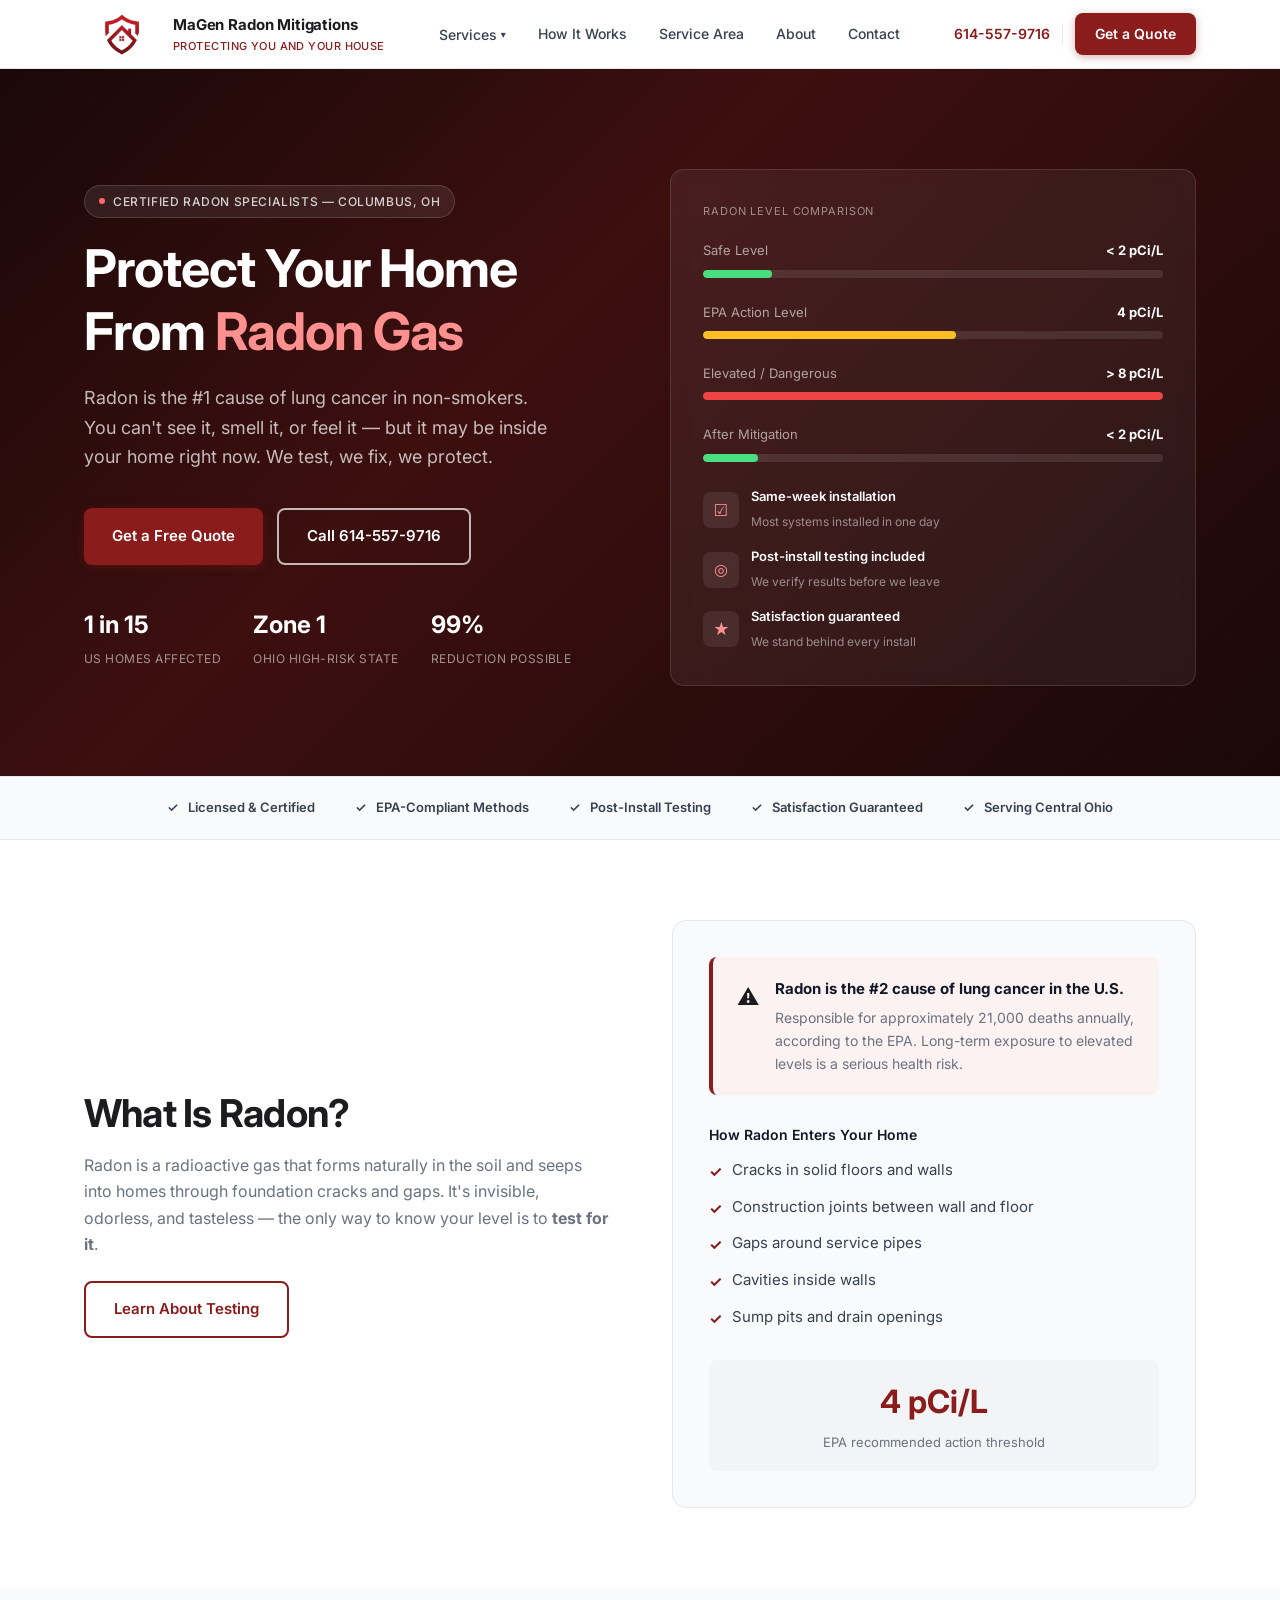
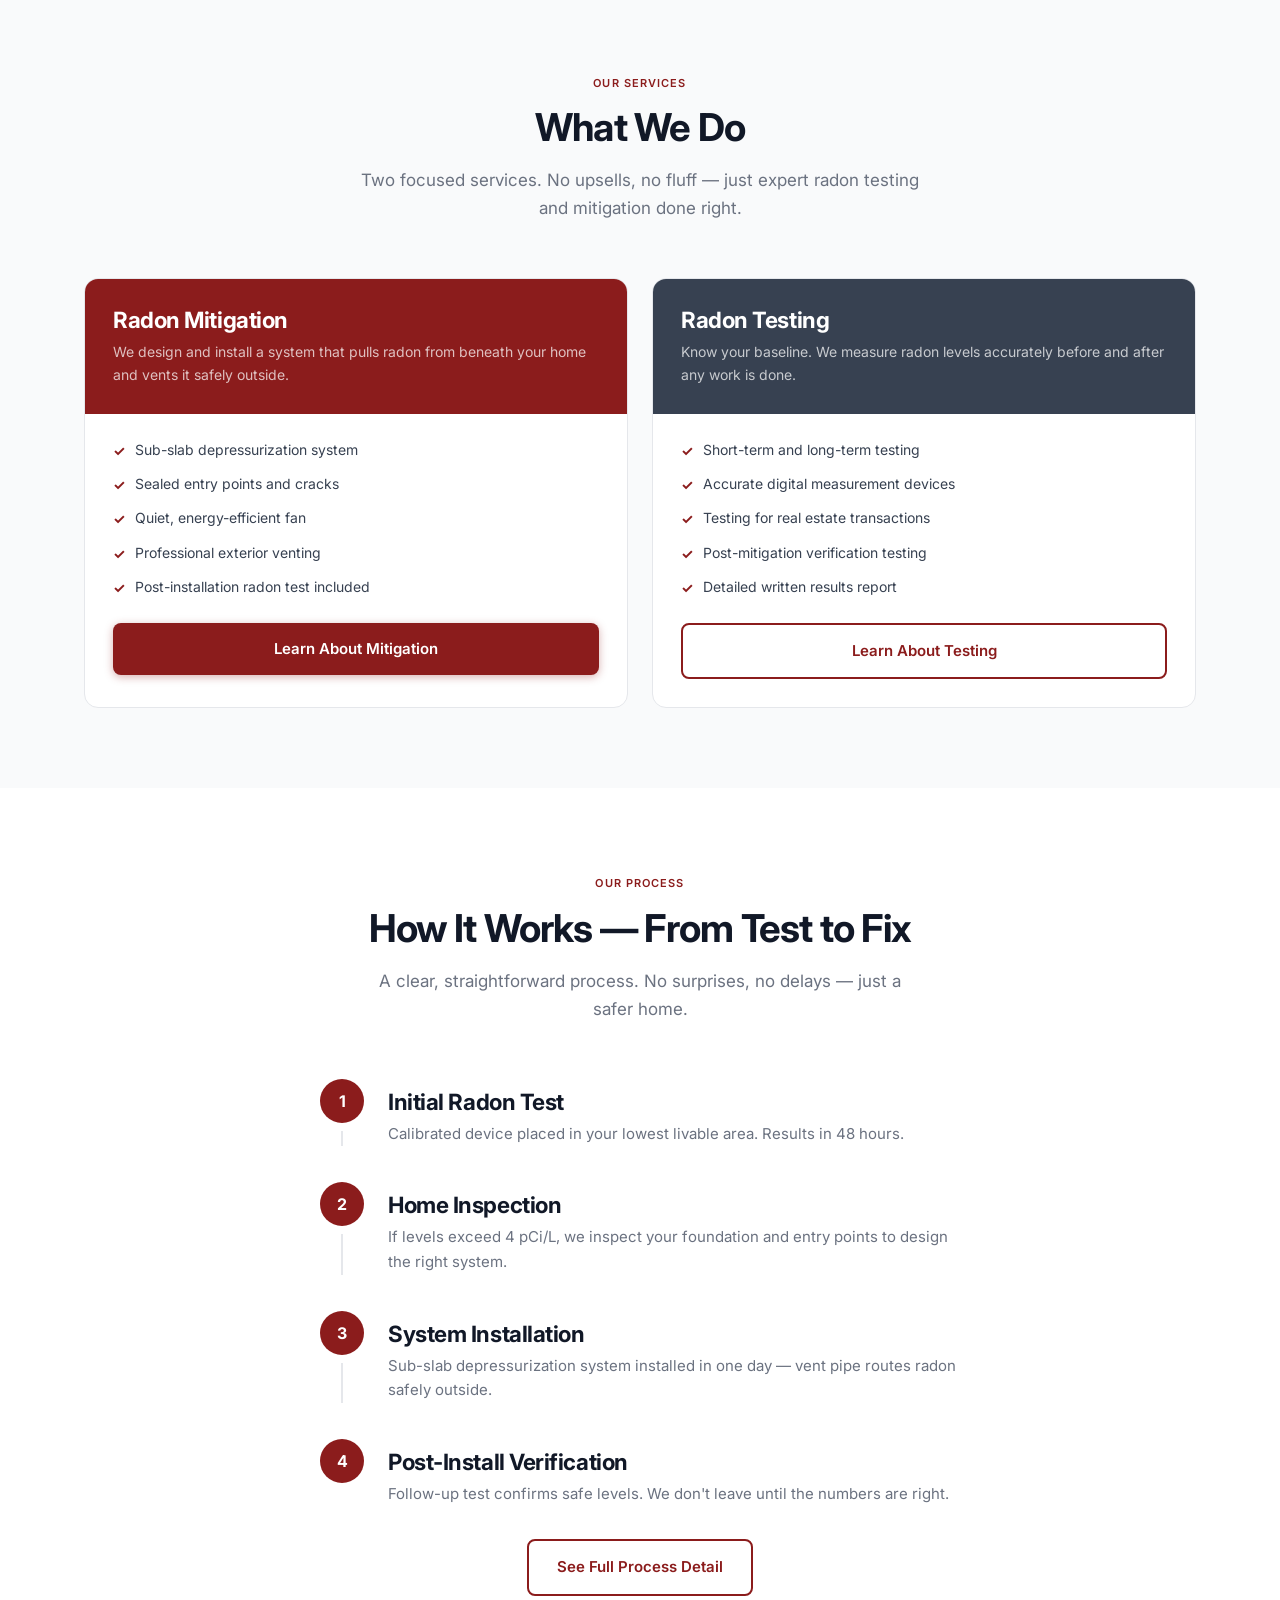
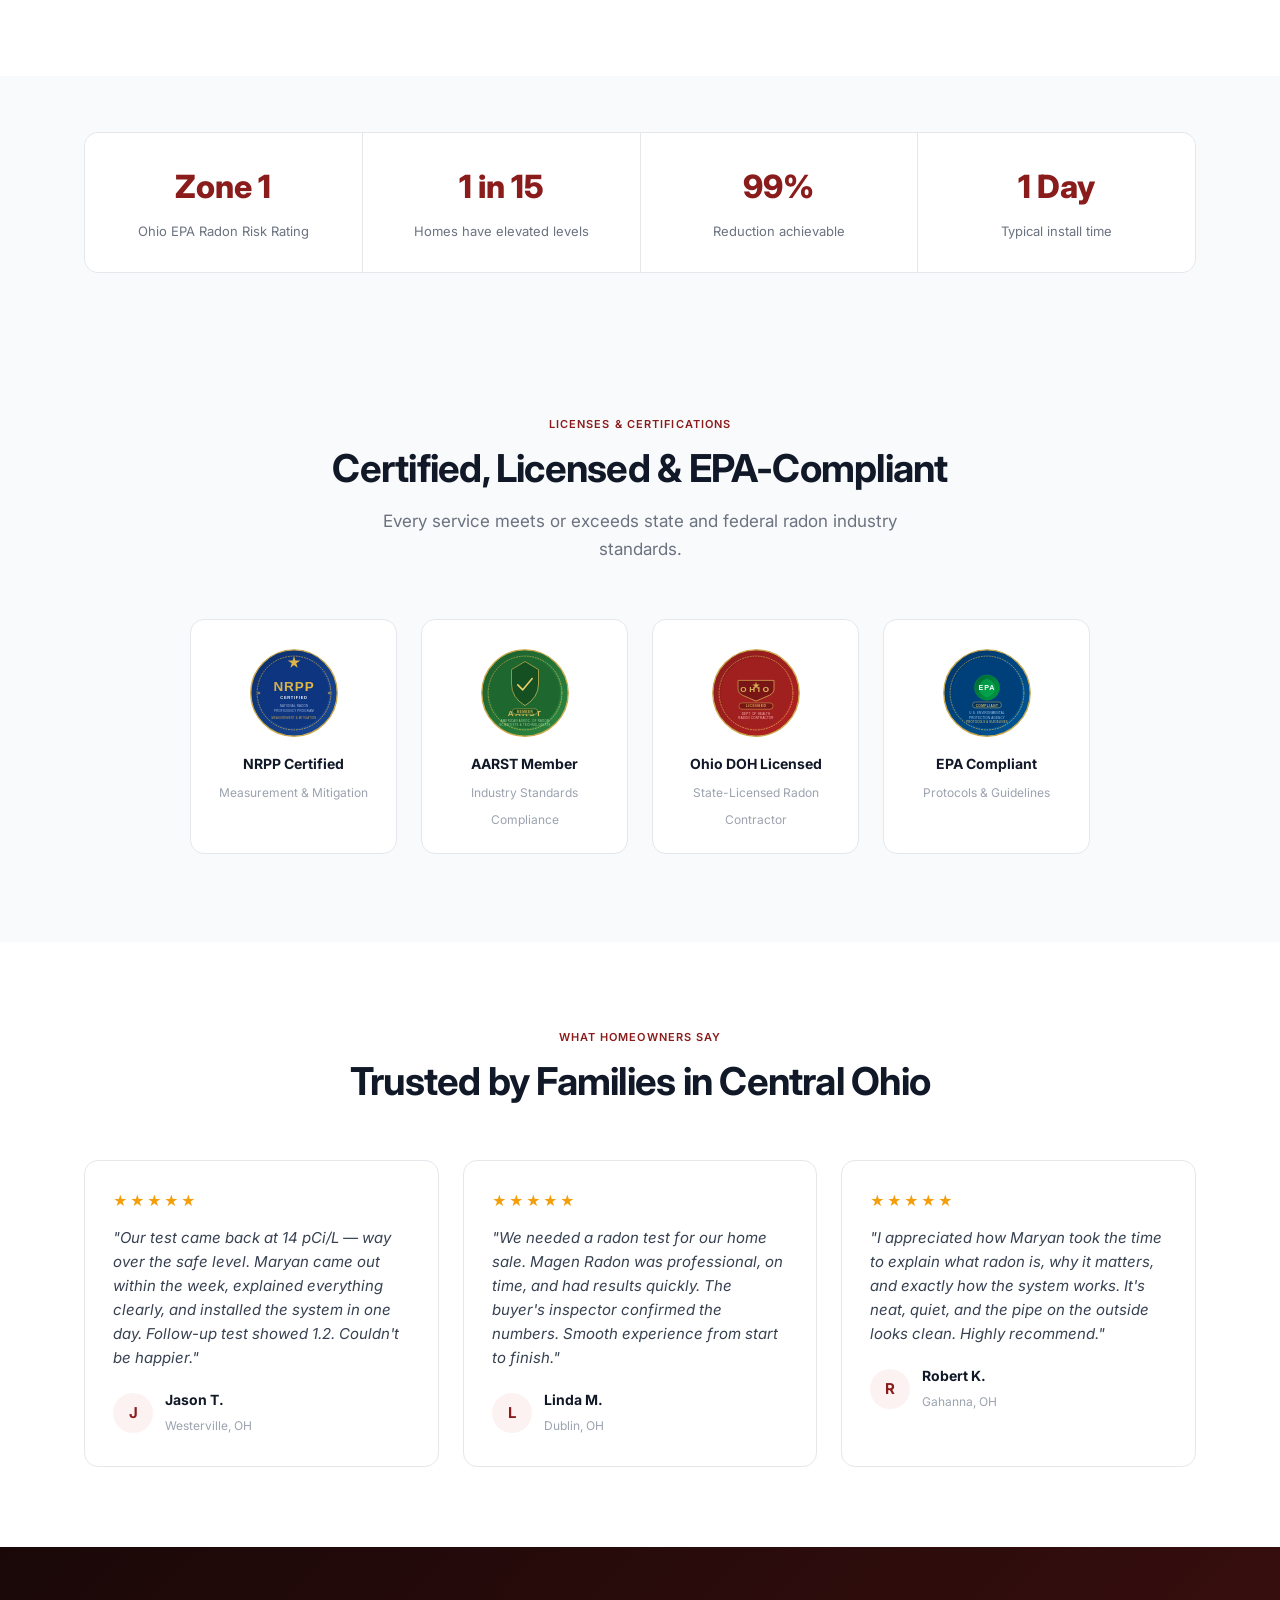
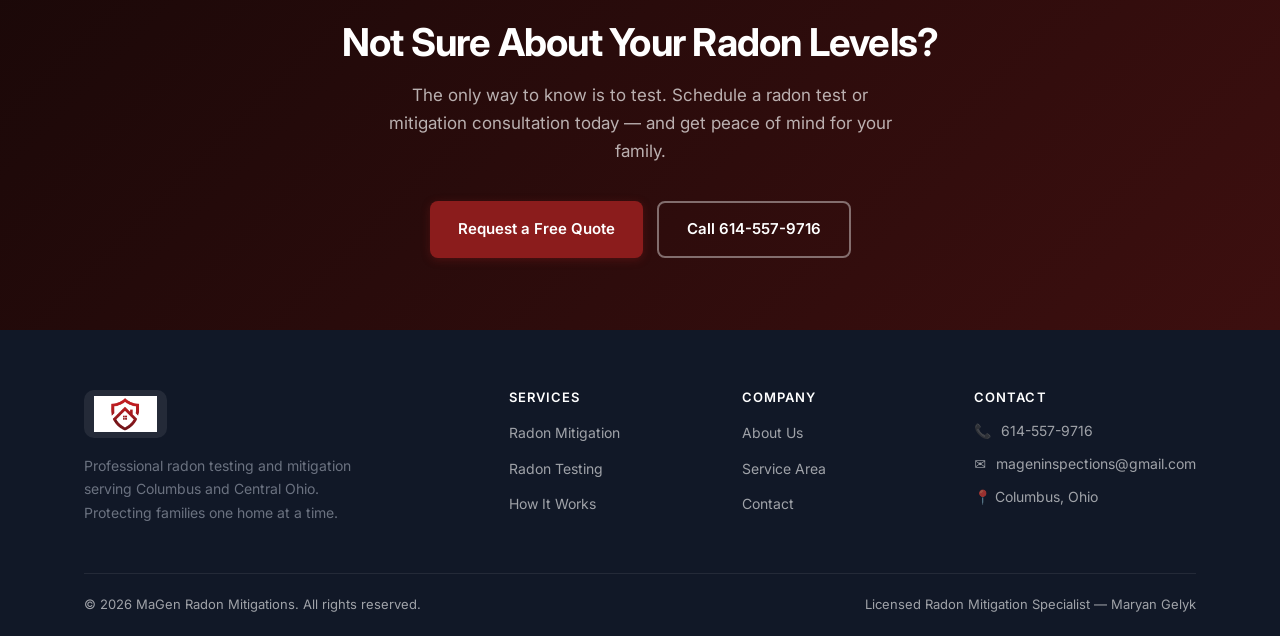
<file: index.html>
<!DOCTYPE html>
<html lang="en">
<head>
  <meta charset="UTF-8" />
  <meta name="viewport" content="width=device-width, initial-scale=1.0" />
  <title>MaGen Radon Mitigations — Protect Your Home | Columbus, OH</title>
  <meta name="description" content="Professional radon testing and mitigation in Columbus, Ohio. Certified, experienced, and trusted. Get a free quote from MaGen Radon Mitigations today." />
  <link rel="preconnect" href="https://fonts.googleapis.com" />
  <link rel="preconnect" href="https://fonts.gstatic.com" crossorigin />
  <link href="https://fonts.googleapis.com/css2?family=Inter:wght@400;500;600;700;800&display=swap" rel="stylesheet" />
  <link rel="icon" type="image/svg+xml" href="favicon.svg" />
  <link rel="stylesheet" href="styles.css" />
</head>
<body>

<!-- ===== NAV ===== -->
<nav class="nav">
  <div class="container">
    <div class="nav-inner">
      <a href="index.html" class="nav-logo">
        <img src="images/logo.svg" alt="MaGen Radon Mitigations Logo" />
        <div class="nav-logo-text">
          <span class="nav-logo-name">MaGen Radon Mitigations</span>
          <span class="nav-logo-tagline">Protecting You and Your House</span>
        </div>
      </a>
      <div class="nav-links">
        <div class="nav-dropdown">
          <button class="nav-dropdown-btn">Services <span class="nav-dropdown-arrow">▾</span></button>
          <div class="nav-dropdown-menu">
            <a href="mitigation.html">Radon Mitigation</a>
            <a href="testing.html">Radon Testing</a>
          </div>
        </div>
        <a href="how-it-works.html">How It Works</a>
        <a href="service-area.html">Service Area</a>
        <a href="about.html">About</a>
        <a href="contact.html">Contact</a>
      </div>
      <div class="nav-cta">
        <a href="tel:6145579716" class="nav-phone">614-557-9716</a>
        <span class="nav-sep"></span>
        <a href="contact.html" class="btn btn-primary nav-btn">Get a Quote</a>
      </div>
      <button class="nav-toggle" aria-label="Open menu">
        <span></span><span></span><span></span>
      </button>
    </div>
    <nav class="nav-mobile">
      <div class="nav-mobile-group">Services</div>
      <a href="mitigation.html" class="nav-mobile-sub">Radon Mitigation</a>
      <a href="testing.html" class="nav-mobile-sub">Radon Testing</a>
      <a href="how-it-works.html">How It Works</a>
      <a href="service-area.html">Service Area</a>
      <a href="about.html">About</a>
      <a href="contact.html">Contact</a>
      <div class="nav-mobile-cta">
        <a href="tel:6145579716" class="btn btn-primary">Call 614-557-9716</a>
        <a href="contact.html" class="btn btn-outline-dark">Request a Quote</a>
      </div>
    </nav>
  </div>
</nav>

<!-- ===== HERO ===== -->
<section class="hero">
  <div class="container">
    <div class="hero-grid">
      <div class="hero-text">
        <div class="hero-badge"><span></span> Certified Radon Specialists — Columbus, OH</div>
        <h1>Protect Your Home From <em>Radon Gas</em></h1>
        <p>Radon is the #1 cause of lung cancer in non-smokers. You can't see it, smell it, or feel it — but it may be inside your home right now. We test, we fix, we protect.</p>
        <div class="hero-actions">
          <a href="contact.html" class="btn btn-primary">Get a Free Quote</a>
          <a href="tel:6145579716" class="btn btn-outline">Call 614-557-9716</a>
        </div>
        <div class="hero-stats">
          <div class="hero-stat"><strong>1 in 15</strong><span>US Homes Affected</span></div>
          <div class="hero-stat"><strong>Zone 1</strong><span>Ohio High-Risk State</span></div>
          <div class="hero-stat"><strong>99%</strong><span>Reduction Possible</span></div>
        </div>
      </div>
      <div class="hero-visual">
        <div class="hero-card">
          <div class="hero-card-title">Radon Level Comparison</div>
          <div class="radon-level">
            <div class="radon-level-label"><span>Safe Level</span><strong>&lt; 2 pCi/L</strong></div>
            <div class="radon-bar"><div class="radon-bar-fill safe"></div></div>
          </div>
          <div class="radon-level">
            <div class="radon-level-label"><span>EPA Action Level</span><strong>4 pCi/L</strong></div>
            <div class="radon-bar"><div class="radon-bar-fill warn"></div></div>
          </div>
          <div class="radon-level">
            <div class="radon-level-label"><span>Elevated / Dangerous</span><strong>&gt; 8 pCi/L</strong></div>
            <div class="radon-bar"><div class="radon-bar-fill danger"></div></div>
          </div>
          <div class="radon-level">
            <div class="radon-level-label"><span>After Mitigation</span><strong>&lt; 2 pCi/L</strong></div>
            <div class="radon-bar"><div class="radon-bar-fill after"></div></div>
          </div>
          <div class="hero-card-info" style="margin-top:20px;">
            <div class="hero-info-row">
              <div class="hero-info-icon">☑</div>
              <div class="hero-info-text"><strong>Same-week installation</strong><span>Most systems installed in one day</span></div>
            </div>
            <div class="hero-info-row">
              <div class="hero-info-icon">◎</div>
              <div class="hero-info-text"><strong>Post-install testing included</strong><span>We verify results before we leave</span></div>
            </div>
            <div class="hero-info-row">
              <div class="hero-info-icon">★</div>
              <div class="hero-info-text"><strong>Satisfaction guaranteed</strong><span>We stand behind every install</span></div>
            </div>
          </div>
        </div>
      </div>
    </div>
  </div>
</section>

<!-- ===== TRUST BAR ===== -->
<div class="trust-bar">
  <div class="container">
    <div class="trust-bar-inner">
      <div class="trust-item"><span class="trust-item-icon">✓</span><span>Licensed & Certified</span></div>
      <div class="trust-item"><span class="trust-item-icon">✓</span><span>EPA-Compliant Methods</span></div>
      <div class="trust-item"><span class="trust-item-icon">✓</span><span>Post-Install Testing</span></div>
      <div class="trust-item"><span class="trust-item-icon">✓</span><span>Satisfaction Guaranteed</span></div>
      <div class="trust-item"><span class="trust-item-icon">✓</span><span>Serving Central Ohio</span></div>
    </div>
  </div>
</div>

<!-- ===== WHAT IS RADON ===== -->
<section class="section">
  <div class="container">
    <div class="split">
      <div class="split-text fade-in">
        <h2>What Is Radon?</h2>
        <p>Radon is a radioactive gas that forms naturally in the soil and seeps into homes through foundation cracks and gaps. It's invisible, odorless, and tasteless — the only way to know your level is to <strong>test for it</strong>.</p>
        <a href="testing.html" class="btn btn-outline-dark">Learn About Testing</a>
      </div>
      <div class="split-visual fade-in">
        <div class="alert-box">
          <div class="alert-box-icon">⚠</div>
          <div>
            <strong>Radon is the #2 cause of lung cancer in the U.S.</strong>
            <p>Responsible for approximately 21,000 deaths annually, according to the EPA. Long-term exposure to elevated levels is a serious health risk.</p>
          </div>
        </div>
        <div style="padding: 8px 0;">
          <p style="font-size:14px; font-weight:600; color:var(--gray-900); margin-bottom:12px;">How Radon Enters Your Home</p>
          <ul class="checklist">
            <li>Cracks in solid floors and walls</li>
            <li>Construction joints between wall and floor</li>
            <li>Gaps around service pipes</li>
            <li>Cavities inside walls</li>
            <li>Sump pits and drain openings</li>
          </ul>
        </div>
        <div style="background:var(--gray-100); border-radius:8px; padding:16px; text-align:center;">
          <strong style="font-size:2rem; color:var(--red); display:block;">4 pCi/L</strong>
          <span style="font-size:13px; color:var(--gray-500);">EPA recommended action threshold</span>
        </div>
      </div>
    </div>
  </div>
</section>

<!-- ===== SERVICES ===== -->
<section class="section bg-gray">
  <div class="container">
    <div class="section-header fade-in">
      <span class="section-label">Our Services</span>
      <h2>What We Do</h2>
      <p>Two focused services. No upsells, no fluff — just expert radon testing and mitigation done right.</p>
    </div>
    <div class="grid-2">
      <div class="service-card fade-in">
        <div class="service-card-header">
          <h3>Radon Mitigation</h3>
          <p>We design and install a system that pulls radon from beneath your home and vents it safely outside.</p>
        </div>
        <div class="service-card-body">
          <ul>
            <li>Sub-slab depressurization system</li>
            <li>Sealed entry points and cracks</li>
            <li>Quiet, energy-efficient fan</li>
            <li>Professional exterior venting</li>
            <li>Post-installation radon test included</li>
          </ul>
          <a href="mitigation.html" class="btn btn-primary" style="width:100%; justify-content:center;">Learn About Mitigation</a>
        </div>
      </div>
      <div class="service-card fade-in">
        <div class="service-card-header" style="background: var(--gray-700);">
          <h3>Radon Testing</h3>
          <p>Know your baseline. We measure radon levels accurately before and after any work is done.</p>
        </div>
        <div class="service-card-body">
          <ul>
            <li>Short-term and long-term testing</li>
            <li>Accurate digital measurement devices</li>
            <li>Testing for real estate transactions</li>
            <li>Post-mitigation verification testing</li>
            <li>Detailed written results report</li>
          </ul>
          <a href="testing.html" class="btn btn-outline-dark" style="width:100%; justify-content:center;">Learn About Testing</a>
        </div>
      </div>
    </div>
  </div>
</section>

<!-- ===== PROCESS OVERVIEW ===== -->
<section class="section">
  <div class="container">
    <div class="section-header fade-in">
      <span class="section-label">Our Process</span>
      <h2>How It Works — From Test to Fix</h2>
      <p>A clear, straightforward process. No surprises, no delays — just a safer home.</p>
    </div>
    <div style="max-width: 640px; margin: 0 auto;">
      <div class="steps">
        <div class="step fade-in">
          <div class="step-left"><div class="step-num">1</div><div class="step-line"></div></div>
          <div class="step-content">
            <h3>Initial Radon Test</h3>
            <p>Calibrated device placed in your lowest livable area. Results in 48 hours.</p>
          </div>
        </div>
        <div class="step fade-in">
          <div class="step-left"><div class="step-num">2</div><div class="step-line"></div></div>
          <div class="step-content">
            <h3>Home Inspection</h3>
            <p>If levels exceed 4 pCi/L, we inspect your foundation and entry points to design the right system.</p>
          </div>
        </div>
        <div class="step fade-in">
          <div class="step-left"><div class="step-num">3</div><div class="step-line"></div></div>
          <div class="step-content">
            <h3>System Installation</h3>
            <p>Sub-slab depressurization system installed in one day — vent pipe routes radon safely outside.</p>
          </div>
        </div>
        <div class="step fade-in">
          <div class="step-left"><div class="step-num">4</div><div class="step-line"></div></div>
          <div class="step-content">
            <h3>Post-Install Verification</h3>
            <p>Follow-up test confirms safe levels. We don't leave until the numbers are right.</p>
          </div>
        </div>
      </div>
    </div>
    <div class="text-center gap-top">
      <a href="how-it-works.html" class="btn btn-outline-dark">See Full Process Detail</a>
    </div>
  </div>
</section>

<!-- ===== STATS ===== -->
<section class="section-sm bg-gray">
  <div class="container fade-in">
    <div class="stat-grid">
      <div class="stat-item"><strong>Zone 1</strong><span>Ohio EPA Radon Risk Rating</span></div>
      <div class="stat-item"><strong>1 in 15</strong><span>Homes have elevated levels</span></div>
      <div class="stat-item"><strong>99%</strong><span>Reduction achievable</span></div>
      <div class="stat-item"><strong>1 Day</strong><span>Typical install time</span></div>
    </div>
  </div>
</section>

<!-- ===== CERTIFICATIONS ===== -->
<section class="section bg-gray">
  <div class="container">
    <div class="section-header fade-in">
      <span class="section-label">Licenses &amp; Certifications</span>
      <h2>Certified, Licensed &amp; EPA-Compliant</h2>
      <p>Every service meets or exceeds state and federal radon industry standards.</p>
    </div>
    <div class="cert-logos-grid fade-in">
      <div class="cert-logo-card">
        <img src="images/cert-nrpp.svg" alt="NRPP Certified" class="cert-logo-img" />
        <div class="cert-logo-label">
          <strong>NRPP Certified</strong>
          <span>Measurement &amp; Mitigation</span>
        </div>
      </div>
      <div class="cert-logo-card">
        <img src="images/cert-aarst.svg" alt="AARST Member" class="cert-logo-img" />
        <div class="cert-logo-label">
          <strong>AARST Member</strong>
          <span>Industry Standards Compliance</span>
        </div>
      </div>
      <div class="cert-logo-card">
        <img src="images/cert-ohio.svg" alt="Ohio Licensed Contractor" class="cert-logo-img" />
        <div class="cert-logo-label">
          <strong>Ohio DOH Licensed</strong>
          <span>State-Licensed Radon Contractor</span>
        </div>
      </div>
      <div class="cert-logo-card">
        <img src="images/cert-epa.svg" alt="EPA Compliant" class="cert-logo-img" />
        <div class="cert-logo-label">
          <strong>EPA Compliant</strong>
          <span>Protocols &amp; Guidelines</span>
        </div>
      </div>
    </div>
  </div>
</section>

<!-- ===== TESTIMONIALS ===== -->
<section class="section">
  <div class="container">
    <div class="section-header fade-in">
      <span class="section-label">What Homeowners Say</span>
      <h2>Trusted by Families in Central Ohio</h2>
    </div>
    <div class="grid-3">
      <div class="testimonial fade-in">
        <div class="testimonial-stars">★★★★★</div>
        <p class="testimonial-text">"Our test came back at 14 pCi/L — way over the safe level. Maryan came out within the week, explained everything clearly, and installed the system in one day. Follow-up test showed 1.2. Couldn't be happier."</p>
        <div class="testimonial-author">
          <div class="testimonial-avatar">J</div>
          <div class="testimonial-name"><strong>Jason T.</strong><span>Westerville, OH</span></div>
        </div>
      </div>
      <div class="testimonial fade-in">
        <div class="testimonial-stars">★★★★★</div>
        <p class="testimonial-text">"We needed a radon test for our home sale. Magen Radon was professional, on time, and had results quickly. The buyer's inspector confirmed the numbers. Smooth experience from start to finish."</p>
        <div class="testimonial-author">
          <div class="testimonial-avatar">L</div>
          <div class="testimonial-name"><strong>Linda M.</strong><span>Dublin, OH</span></div>
        </div>
      </div>
      <div class="testimonial fade-in">
        <div class="testimonial-stars">★★★★★</div>
        <p class="testimonial-text">"I appreciated how Maryan took the time to explain what radon is, why it matters, and exactly how the system works. It's neat, quiet, and the pipe on the outside looks clean. Highly recommend."</p>
        <div class="testimonial-author">
          <div class="testimonial-avatar">R</div>
          <div class="testimonial-name"><strong>Robert K.</strong><span>Gahanna, OH</span></div>
        </div>
      </div>
    </div>
  </div>
</section>

<!-- ===== CTA BANNER ===== -->
<section class="cta-banner">
  <div class="container fade-in">
    <h2>Not Sure About Your Radon Levels?</h2>
    <p>The only way to know is to test. Schedule a radon test or mitigation consultation today — and get peace of mind for your family.</p>
    <div class="cta-banner-actions">
      <a href="contact.html" class="btn btn-primary">Request a Free Quote</a>
      <a href="tel:6145579716" class="btn btn-outline">Call 614-557-9716</a>
    </div>
  </div>
</section>

<!-- ===== FOOTER ===== -->
<footer class="footer">
  <div class="container">
    <div class="footer-grid">
      <div class="footer-brand">
        <img src="images/logo.svg" alt="MaGen Radon Mitigations" />
        <p>Professional radon testing and mitigation serving Columbus and Central Ohio. Protecting families one home at a time.</p>
      </div>
      <div class="footer-col">
        <h4>Services</h4>
        <ul>
          <li><a href="mitigation.html">Radon Mitigation</a></li>
          <li><a href="testing.html">Radon Testing</a></li>
          <li><a href="how-it-works.html">How It Works</a></li>
        </ul>
      </div>
      <div class="footer-col">
        <h4>Company</h4>
        <ul>
          <li><a href="about.html">About Us</a></li>
          <li><a href="service-area.html">Service Area</a></li>
          <li><a href="contact.html">Contact</a></li>
        </ul>
      </div>
      <div class="footer-col">
        <h4>Contact</h4>
        <div class="footer-contact-item">📞 <a href="tel:6145579716">614-557-9716</a></div>
        <div class="footer-contact-item">✉ <a href="mailto:mageninspections@gmail.com">mageninspections@gmail.com</a></div>
        <div class="footer-contact-item">📍 Columbus, Ohio</div>
      </div>
    </div>
    <div class="footer-bottom">
      <span>&copy; 2026 MaGen Radon Mitigations. All rights reserved.</span>
      <span>Licensed Radon Mitigation Specialist — Maryan Gelyk</span>
    </div>
  </div>
</footer>

<script src="main.js"></script>
</body>
</html>
</file>
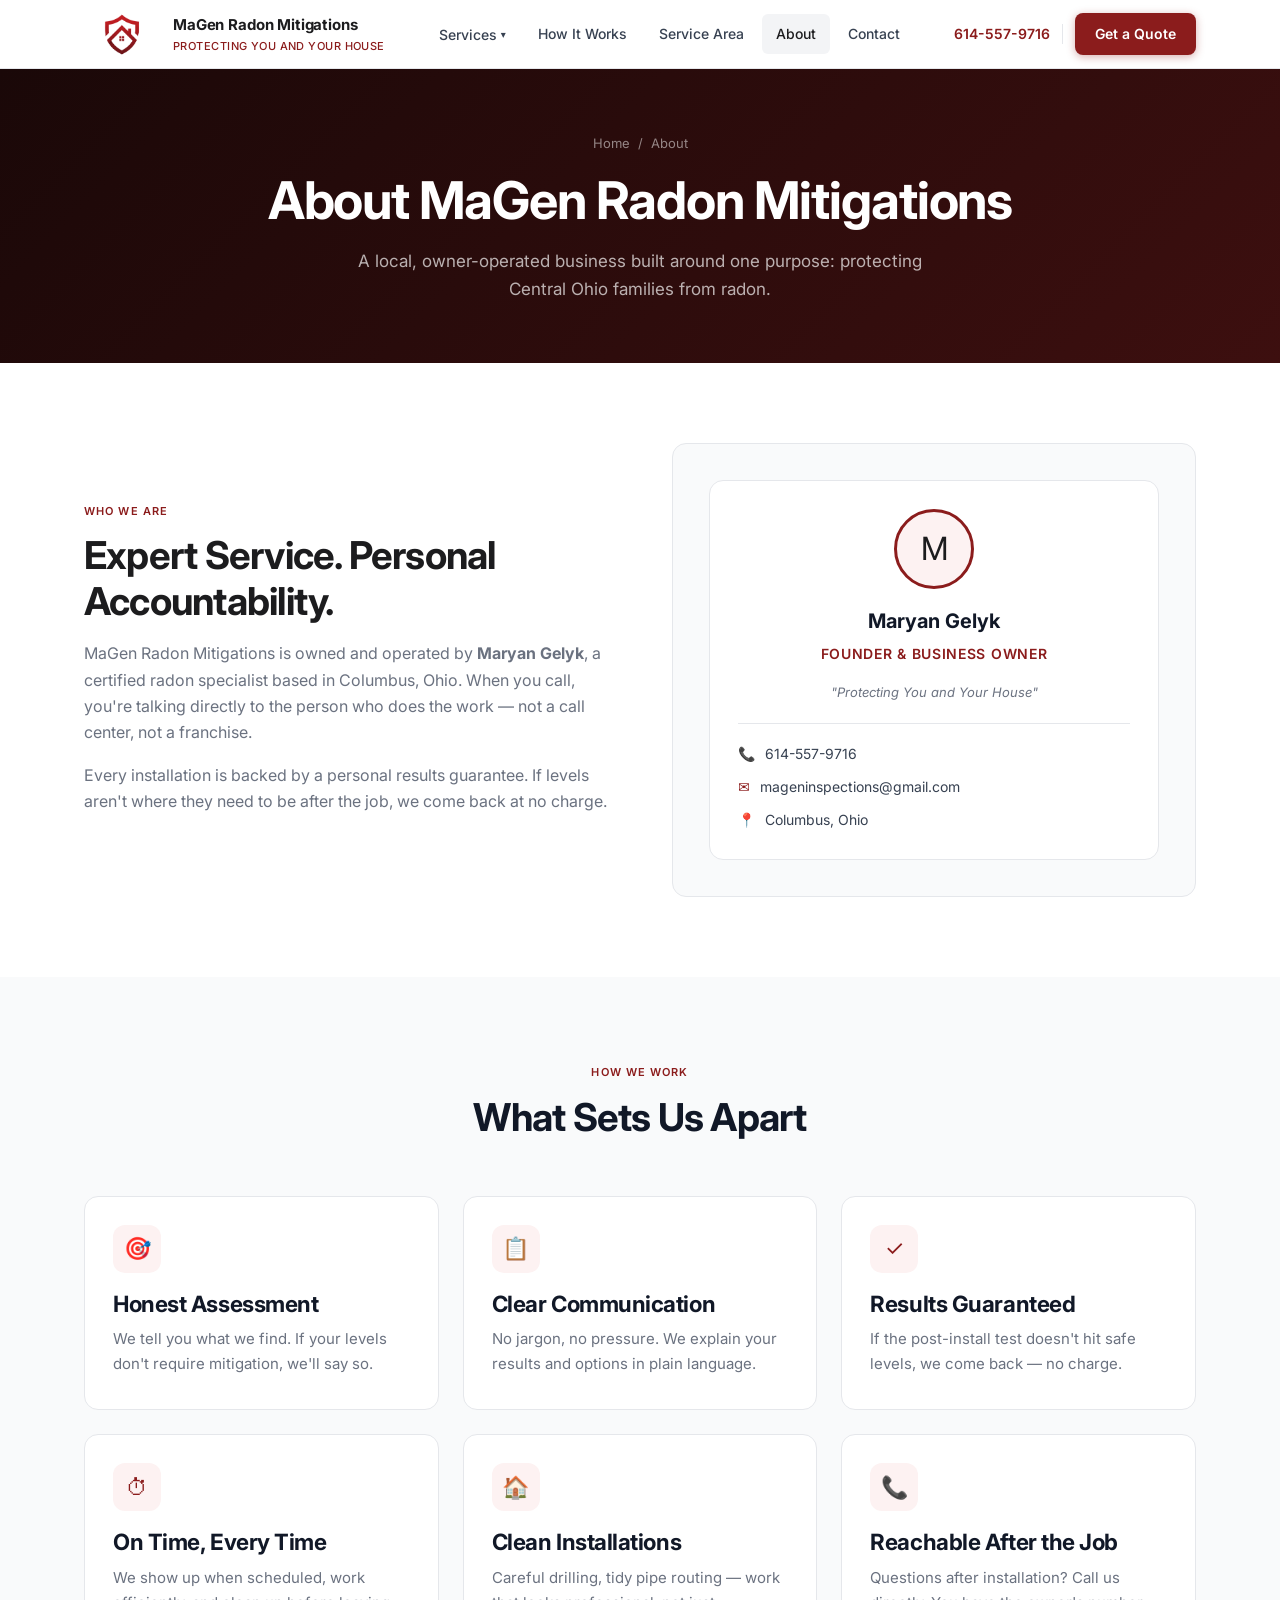
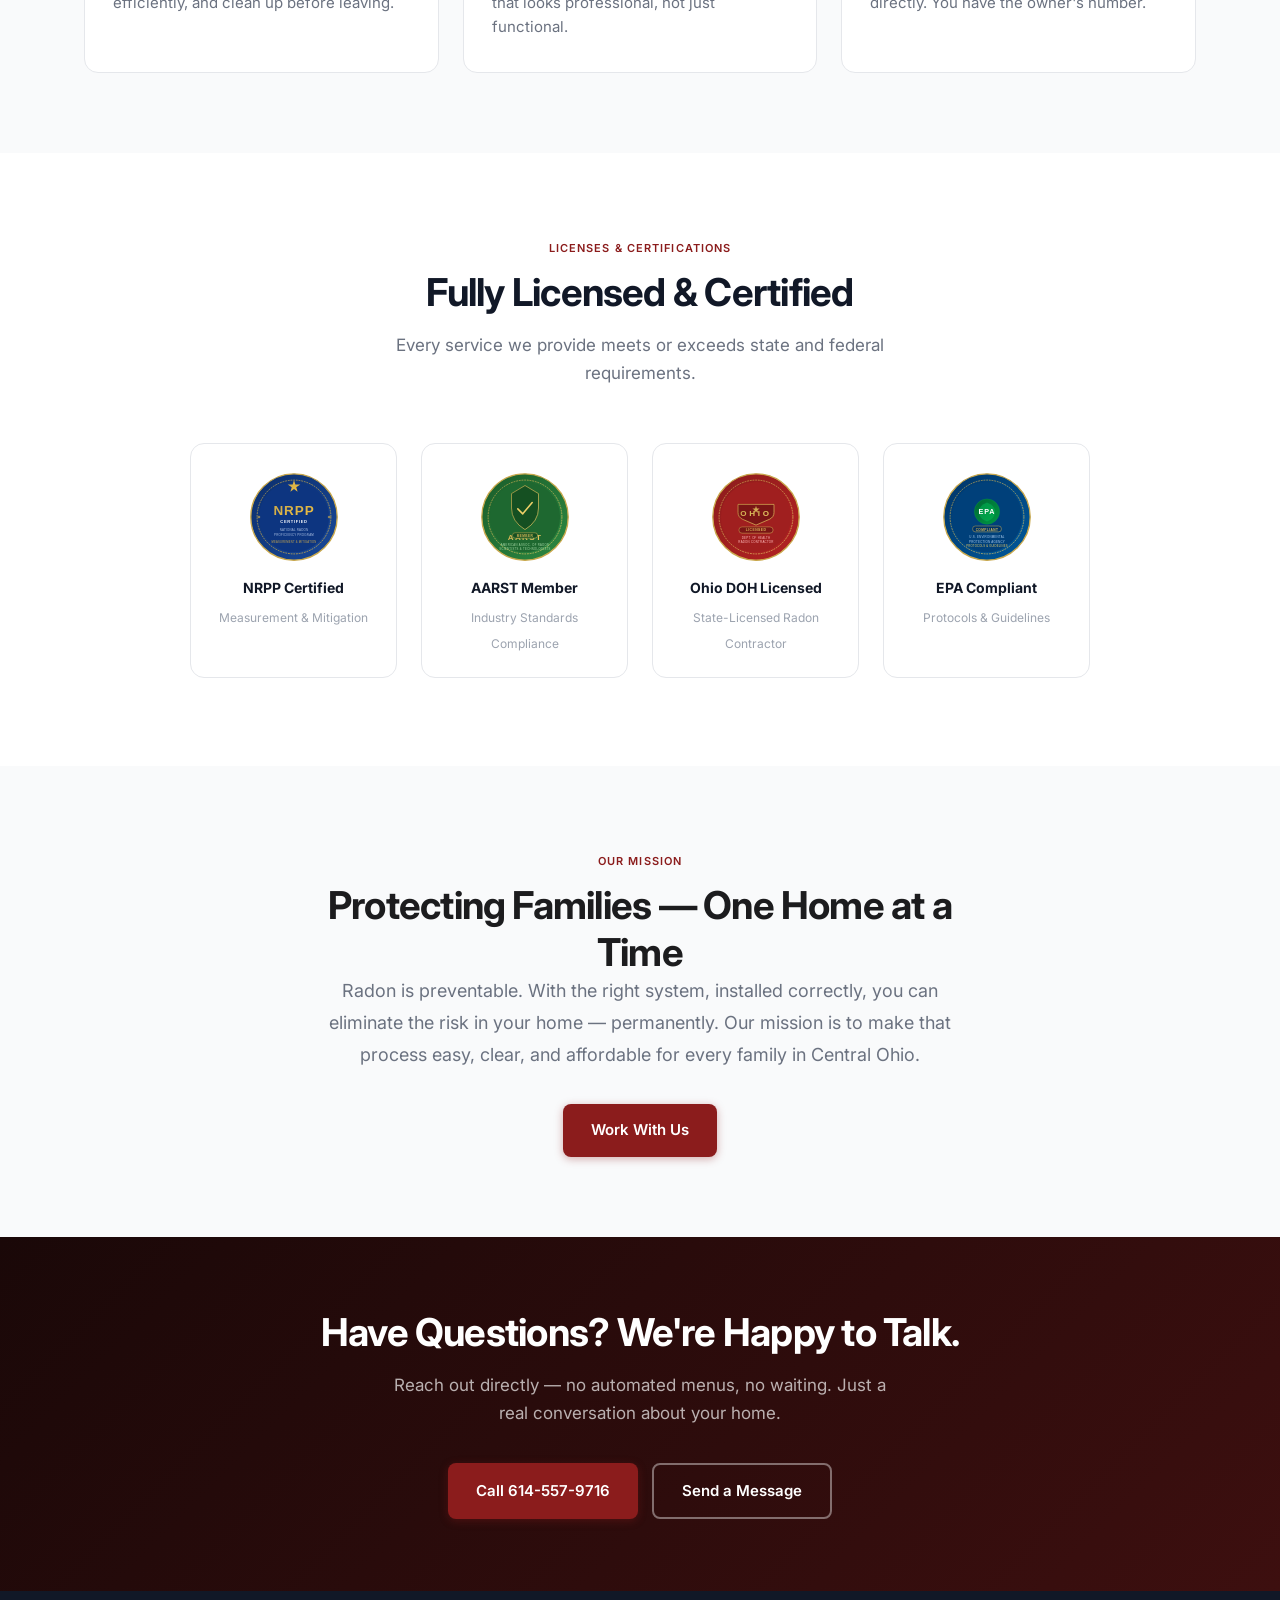
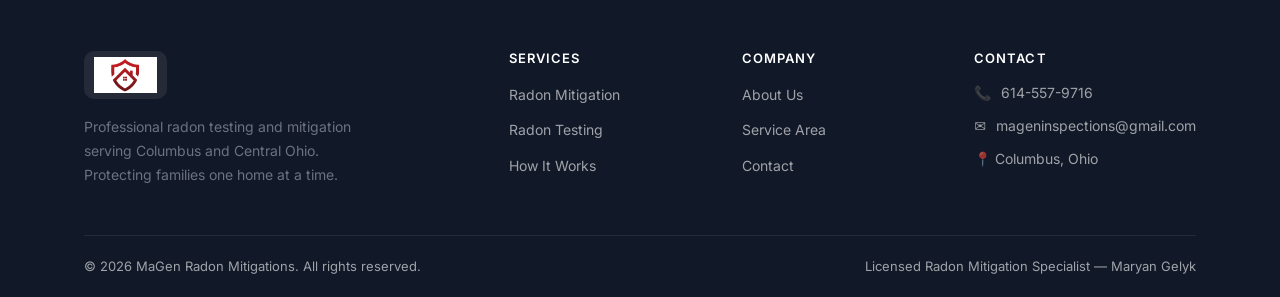
<file: about.html>
<!DOCTYPE html>
<html lang="en">
<head>
  <meta charset="UTF-8" />
  <meta name="viewport" content="width=device-width, initial-scale=1.0" />
  <title>About — MaGen Radon Mitigations | Maryan Gelyk</title>
  <meta name="description" content="Learn about MaGen Radon Mitigations — founded by Maryan Gelyk, a certified radon mitigation specialist serving Columbus, Ohio." />
  <link rel="preconnect" href="https://fonts.googleapis.com" />
  <link rel="preconnect" href="https://fonts.gstatic.com" crossorigin />
  <link href="https://fonts.googleapis.com/css2?family=Inter:wght@400;500;600;700;800&display=swap" rel="stylesheet" />
  <link rel="icon" type="image/svg+xml" href="favicon.svg" />
  <link rel="stylesheet" href="styles.css" />
</head>
<body>

<!-- NAV -->
<nav class="nav">
  <div class="container">
    <div class="nav-inner">
      <a href="index.html" class="nav-logo">
        <img src="images/logo.svg" alt="MaGen Radon Mitigations Logo" />
        <div class="nav-logo-text">
          <span class="nav-logo-name">MaGen Radon Mitigations</span>
          <span class="nav-logo-tagline">Protecting You and Your House</span>
        </div>
      </a>
      <div class="nav-links">
        <div class="nav-dropdown">
          <button class="nav-dropdown-btn">Services <span class="nav-dropdown-arrow">▾</span></button>
          <div class="nav-dropdown-menu">
            <a href="mitigation.html">Radon Mitigation</a>
            <a href="testing.html">Radon Testing</a>
          </div>
        </div>
        <a href="how-it-works.html">How It Works</a>
        <a href="service-area.html">Service Area</a>
        <a href="about.html">About</a>
        <a href="contact.html">Contact</a>
      </div>
      <div class="nav-cta">
        <a href="tel:6145579716" class="nav-phone">614-557-9716</a>
        <span class="nav-sep"></span>
        <a href="contact.html" class="btn btn-primary nav-btn">Get a Quote</a>
      </div>
      <button class="nav-toggle" aria-label="Open menu">
        <span></span><span></span><span></span>
      </button>
    </div>
    <nav class="nav-mobile">
      <div class="nav-mobile-group">Services</div>
      <a href="mitigation.html" class="nav-mobile-sub">Radon Mitigation</a>
      <a href="testing.html" class="nav-mobile-sub">Radon Testing</a>
      <a href="how-it-works.html">How It Works</a>
      <a href="service-area.html">Service Area</a>
      <a href="about.html">About</a>
      <a href="contact.html">Contact</a>
      <div class="nav-mobile-cta">
        <a href="tel:6145579716" class="btn btn-primary">Call 614-557-9716</a>
        <a href="contact.html" class="btn btn-outline-dark">Request a Quote</a>
      </div>
    </nav>
  </div>
</nav>

<!-- PAGE HERO -->
<section class="page-hero">
  <div class="container">
    <nav class="breadcrumb">
      <a href="index.html">Home</a>
      <span class="breadcrumb-sep">/</span>
      <span>About</span>
    </nav>
    <h1>About MaGen Radon Mitigations</h1>
    <p>A local, owner-operated business built around one purpose: protecting Central Ohio families from radon.</p>
  </div>
</section>

<!-- OWNER SECTION -->
<section class="section">
  <div class="container">
    <div class="split">
      <div class="split-text fade-in">
        <div class="split-label">Who We Are</div>
        <h2>Expert Service. Personal Accountability.</h2>
        <p>MaGen Radon Mitigations is owned and operated by <strong>Maryan Gelyk</strong>, a certified radon specialist based in Columbus, Ohio. When you call, you're talking directly to the person who does the work — not a call center, not a franchise.</p>
        <p>Every installation is backed by a personal results guarantee. If levels aren't where they need to be after the job, we come back at no charge.</p>
      </div>
      <div class="split-visual fade-in">
        <!-- Owner card -->
        <div style="background:white; border:1px solid var(--border); border-radius:var(--radius-lg); padding:28px; text-align:center;">
          <div style="width:80px; height:80px; background:var(--red-muted); border-radius:50%; display:grid; place-items:center; margin:0 auto 16px; font-size:32px; border:3px solid var(--red);">M</div>
          <div style="font-size:20px; font-weight:700; color:var(--gray-900); margin-bottom:4px;">Maryan Gelyk</div>
          <div style="font-size:14px; color:var(--red); font-weight:600; margin-bottom:16px; text-transform:uppercase; letter-spacing:.05em;">Founder & Business Owner</div>
          <div style="font-size:13px; color:var(--gray-500); font-style:italic; line-height:1.7; margin-bottom:20px;">"Protecting You and Your House"</div>
          <div style="display:flex; flex-direction:column; gap:10px; text-align:left; border-top:1px solid var(--border); padding-top:18px;">
            <div style="display:flex; gap:10px; align-items:center; font-size:14px;">
              <span style="color:var(--red);">📞</span>
              <a href="tel:6145579716" style="color:var(--gray-700);">614-557-9716</a>
            </div>
            <div style="display:flex; gap:10px; align-items:center; font-size:14px;">
              <span style="color:var(--red);">✉</span>
              <a href="mailto:mageninspections@gmail.com" style="color:var(--gray-700);">mageninspections@gmail.com</a>
            </div>
            <div style="display:flex; gap:10px; align-items:center; font-size:14px;">
              <span style="color:var(--red);">📍</span>
              <span style="color:var(--gray-700);">Columbus, Ohio</span>
            </div>
          </div>
        </div>
      </div>
    </div>
  </div>
</section>

<!-- VALUES -->
<section class="section bg-gray">
  <div class="container">
    <div class="section-header fade-in">
      <span class="section-label">How We Work</span>
      <h2>What Sets Us Apart</h2>
    </div>
    <div class="grid-3">
      <div class="card fade-in">
        <div class="card-icon">🎯</div>
        <h3>Honest Assessment</h3>
        <p>We tell you what we find. If your levels don't require mitigation, we'll say so.</p>
      </div>
      <div class="card fade-in">
        <div class="card-icon">📋</div>
        <h3>Clear Communication</h3>
        <p>No jargon, no pressure. We explain your results and options in plain language.</p>
      </div>
      <div class="card fade-in">
        <div class="card-icon">✓</div>
        <h3>Results Guaranteed</h3>
        <p>If the post-install test doesn't hit safe levels, we come back — no charge.</p>
      </div>
      <div class="card fade-in">
        <div class="card-icon">⏱</div>
        <h3>On Time, Every Time</h3>
        <p>We show up when scheduled, work efficiently, and clean up before leaving.</p>
      </div>
      <div class="card fade-in">
        <div class="card-icon">🏠</div>
        <h3>Clean Installations</h3>
        <p>Careful drilling, tidy pipe routing — work that looks professional, not just functional.</p>
      </div>
      <div class="card fade-in">
        <div class="card-icon">📞</div>
        <h3>Reachable After the Job</h3>
        <p>Questions after installation? Call us directly. You have the owner's number.</p>
      </div>
    </div>
  </div>
</section>

<!-- CREDENTIALS -->
<section class="section">
  <div class="container">
    <div class="section-header fade-in">
      <span class="section-label">Licenses &amp; Certifications</span>
      <h2>Fully Licensed &amp; Certified</h2>
      <p>Every service we provide meets or exceeds state and federal requirements.</p>
    </div>
    <div class="cert-logos-grid fade-in">
      <div class="cert-logo-card">
        <img src="images/cert-nrpp.svg" alt="NRPP Certified" class="cert-logo-img" />
        <div class="cert-logo-label">
          <strong>NRPP Certified</strong>
          <span>Measurement &amp; Mitigation</span>
        </div>
      </div>
      <div class="cert-logo-card">
        <img src="images/cert-aarst.svg" alt="AARST Member" class="cert-logo-img" />
        <div class="cert-logo-label">
          <strong>AARST Member</strong>
          <span>Industry Standards Compliance</span>
        </div>
      </div>
      <div class="cert-logo-card">
        <img src="images/cert-ohio.svg" alt="Ohio Licensed Contractor" class="cert-logo-img" />
        <div class="cert-logo-label">
          <strong>Ohio DOH Licensed</strong>
          <span>State-Licensed Radon Contractor</span>
        </div>
      </div>
      <div class="cert-logo-card">
        <img src="images/cert-epa.svg" alt="EPA Compliant" class="cert-logo-img" />
        <div class="cert-logo-label">
          <strong>EPA Compliant</strong>
          <span>Protocols &amp; Guidelines</span>
        </div>
      </div>
    </div>
  </div>
</section>

<!-- MISSION -->
<section class="section bg-gray">
  <div class="container" style="max-width: 720px; text-align: center;">
    <div class="fade-in">
      <span class="section-label">Our Mission</span>
      <h2>Protecting Families — One Home at a Time</h2>
      <p style="font-size:18px; line-height:1.8; margin-bottom:32px;">Radon is preventable. With the right system, installed correctly, you can eliminate the risk in your home — permanently. Our mission is to make that process easy, clear, and affordable for every family in Central Ohio.</p>
      <a href="contact.html" class="btn btn-primary">Work With Us</a>
    </div>
  </div>
</section>

<!-- CTA -->
<section class="cta-banner">
  <div class="container fade-in">
    <h2>Have Questions? We're Happy to Talk.</h2>
    <p>Reach out directly — no automated menus, no waiting. Just a real conversation about your home.</p>
    <div class="cta-banner-actions">
      <a href="tel:6145579716" class="btn btn-primary">Call 614-557-9716</a>
      <a href="contact.html" class="btn btn-outline">Send a Message</a>
    </div>
  </div>
</section>

<!-- FOOTER -->
<footer class="footer">
  <div class="container">
    <div class="footer-grid">
      <div class="footer-brand">
        <img src="images/logo.svg" alt="MaGen Radon Mitigations" />
        <p>Professional radon testing and mitigation serving Columbus and Central Ohio. Protecting families one home at a time.</p>
      </div>
      <div class="footer-col">
        <h4>Services</h4>
        <ul>
          <li><a href="mitigation.html">Radon Mitigation</a></li>
          <li><a href="testing.html">Radon Testing</a></li>
          <li><a href="how-it-works.html">How It Works</a></li>
        </ul>
      </div>
      <div class="footer-col">
        <h4>Company</h4>
        <ul>
          <li><a href="about.html">About Us</a></li>
          <li><a href="service-area.html">Service Area</a></li>
          <li><a href="contact.html">Contact</a></li>
        </ul>
      </div>
      <div class="footer-col">
        <h4>Contact</h4>
        <div class="footer-contact-item">📞 <a href="tel:6145579716">614-557-9716</a></div>
        <div class="footer-contact-item">✉ <a href="mailto:mageninspections@gmail.com">mageninspections@gmail.com</a></div>
        <div class="footer-contact-item">📍 Columbus, Ohio</div>
      </div>
    </div>
    <div class="footer-bottom">
      <span>&copy; 2026 MaGen Radon Mitigations. All rights reserved.</span>
      <span>Licensed Radon Mitigation Specialist — Maryan Gelyk</span>
    </div>
  </div>
</footer>

<script src="main.js"></script>
</body>
</html>
</file>
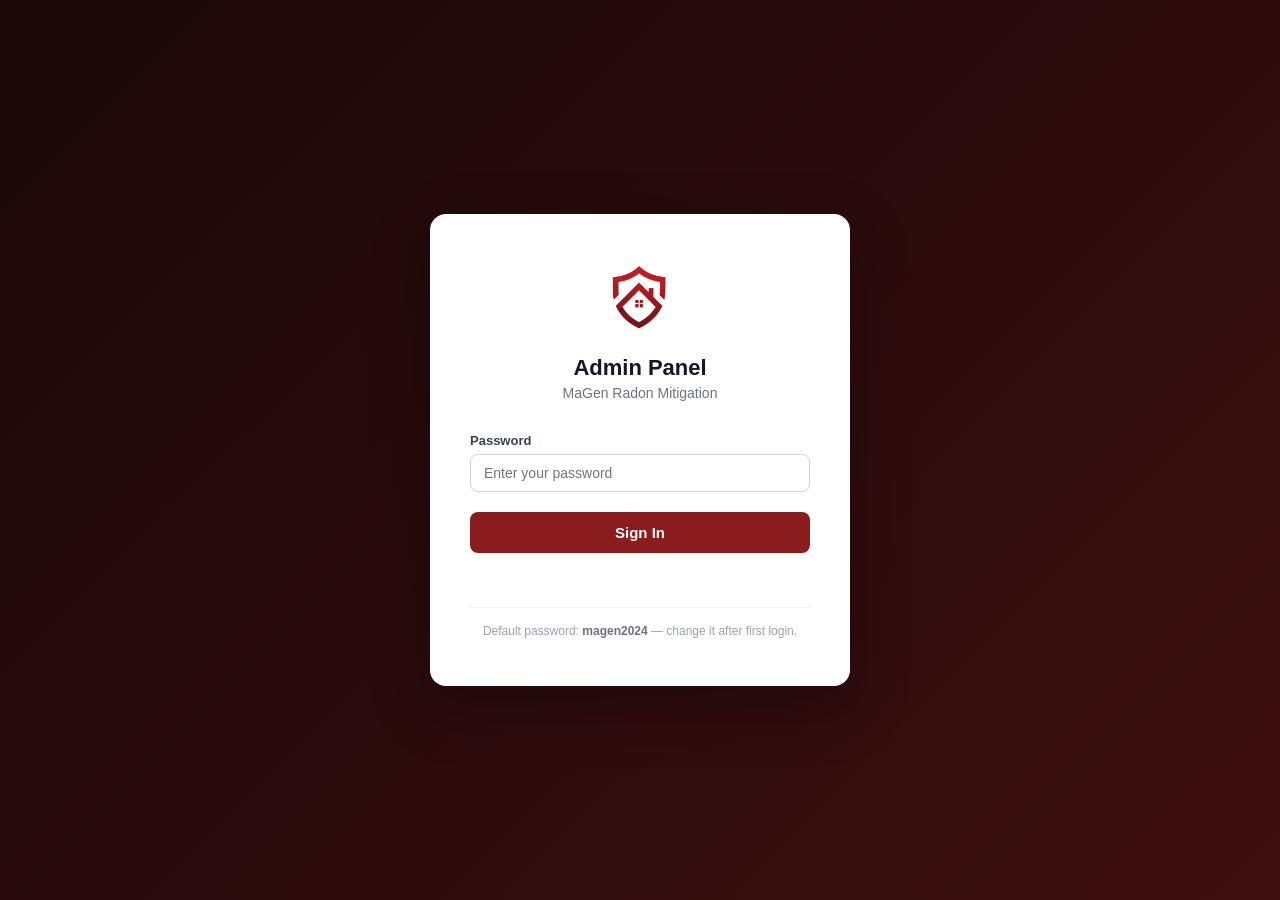
<file: admin.html>
<!DOCTYPE html>
<html lang="en">
<head>
  <meta charset="UTF-8" />
  <meta name="viewport" content="width=device-width, initial-scale=1.0" />
  <title>Admin Panel — MaGen Radon Mitigation</title>
  <link rel="icon" type="image/svg+xml" href="images/favicon.svg" />
  <style>
    *, *::before, *::after { box-sizing: border-box; margin: 0; padding: 0; }
    body { font-family: -apple-system, BlinkMacSystemFont, 'Segoe UI', Roboto, sans-serif; background: #F3F4F6; color: #111827; min-height: 100vh; }

    /* ── LOGIN ── */
    #login {
      min-height: 100vh; display: flex; align-items: center; justify-content: center;
      background: linear-gradient(135deg, #1a0808 0%, #3d0f0f 100%);
      padding: 24px;
    }
    .login-card {
      background: #fff; border-radius: 16px; padding: 48px 40px;
      width: 100%; max-width: 420px; box-shadow: 0 20px 60px rgba(0,0,0,.3);
      text-align: center;
    }
    .login-logo { width: 120px; height: auto; margin: 0 auto 24px; display: block; }
    .login-title { font-size: 22px; font-weight: 700; color: #111827; margin-bottom: 4px; }
    .login-subtitle { font-size: 14px; color: #6B7280; margin-bottom: 32px; }
    .login-card .field { text-align: left; margin-bottom: 20px; }
    .login-card label { display: block; font-size: 13px; font-weight: 600; color: #374151; margin-bottom: 6px; }
    .login-card input {
      width: 100%; padding: 11px 14px; border: 1.5px solid #D1D5DB; border-radius: 8px;
      font-size: 15px; outline: none; transition: border-color .2s;
    }
    .login-card input:focus { border-color: #8B1C1C; }
    .btn-primary-full {
      width: 100%; padding: 12px; background: #8B1C1C; color: #fff;
      border: none; border-radius: 8px; font-size: 15px; font-weight: 600;
      cursor: pointer; transition: background .2s;
    }
    .btn-primary-full:hover { background: #6B1515; }
    .login-err { color: #DC2626; font-size: 13px; margin-top: 12px; min-height: 18px; }
    .login-hint { font-size: 12px; color: #9CA3AF; margin-top: 24px; border-top: 1px solid #F3F4F6; padding-top: 16px; }
    .login-hint strong { color: #6B7280; }

    /* ── PANEL LAYOUT ── */
    #panel { display: none; flex-direction: column; min-height: 100vh; }

    .topbar {
      display: flex; align-items: center; justify-content: space-between;
      padding: 0 24px; height: 60px; background: #1a0808;
      border-bottom: 1px solid #3d0f0f; position: sticky; top: 0; z-index: 100;
    }
    .topbar-brand { display: flex; align-items: center; gap: 10px; }
    .topbar-logo { width: 28px; height: 28px; }
    .topbar-brand span { font-size: 16px; font-weight: 700; color: #fff; }
    .topbar-actions { display: flex; gap: 8px; }
    .btn-ghost {
      padding: 7px 14px; background: rgba(255,255,255,.08); color: #fff;
      border: 1px solid rgba(255,255,255,.15); border-radius: 7px;
      font-size: 13px; font-weight: 500; cursor: pointer; text-decoration: none;
      transition: background .2s;
    }
    .btn-ghost:hover { background: rgba(255,255,255,.15); }

    .layout { display: flex; flex: 1; }

    /* ── SIDEBAR ── */
    .sidebar {
      width: 220px; flex-shrink: 0; background: #fff; border-right: 1px solid #E5E7EB;
      padding: 24px 12px; position: sticky; top: 60px; height: calc(100vh - 60px);
      overflow-y: auto;
    }
    .sidebar-label { font-size: 11px; font-weight: 700; text-transform: uppercase;
      letter-spacing: .08em; color: #9CA3AF; padding: 0 12px; margin-bottom: 8px; }
    .nav-item {
      display: flex; align-items: center; gap: 10px; padding: 10px 12px;
      border-radius: 8px; font-size: 14px; font-weight: 500; color: #374151;
      text-decoration: none; transition: background .15s, color .15s; cursor: pointer;
      border: none; background: none; width: 100%; text-align: left;
    }
    .nav-item:hover { background: #FDF2F2; color: #8B1C1C; }
    .nav-item.active { background: #FDF2F2; color: #8B1C1C; font-weight: 600; }
    .nav-icon { width: 18px; height: 18px; flex-shrink: 0; }

    /* ── MAIN CONTENT ── */
    .content { flex: 1; padding: 32px; overflow-y: auto; max-width: 760px; }

    .section { display: none; }
    .section.active { display: block; }

    /* ── CARDS ── */
    .card {
      background: #fff; border-radius: 12px; border: 1px solid #E5E7EB;
      box-shadow: 0 1px 3px rgba(0,0,0,.06); overflow: hidden; margin-bottom: 24px;
    }
    .card-header { padding: 24px 28px 0; }
    .card-header h2 { font-size: 18px; font-weight: 700; color: #111827; margin-bottom: 4px; }
    .card-header p { font-size: 13px; color: #6B7280; }
    .card-body { padding: 24px 28px; }
    .card-footer { padding: 0 28px 24px; }

    .field-row { display: grid; grid-template-columns: 1fr 1fr; gap: 20px; margin-bottom: 20px; }
    .field-row:last-child { margin-bottom: 0; }
    .field { display: flex; flex-direction: column; }
    .field label { font-size: 13px; font-weight: 600; color: #374151; margin-bottom: 6px; }
    .field input, .field textarea {
      padding: 10px 13px; border: 1.5px solid #D1D5DB; border-radius: 8px;
      font-size: 14px; font-family: inherit; outline: none; transition: border-color .2s;
      color: #111827; background: #fff;
    }
    .field input:focus, .field textarea:focus { border-color: #8B1C1C; }
    .field textarea { resize: vertical; min-height: 90px; line-height: 1.5; }
    .field-hint { font-size: 12px; color: #9CA3AF; margin-top: 5px; }

    .btn-save {
      padding: 10px 22px; background: #8B1C1C; color: #fff;
      border: none; border-radius: 8px; font-size: 14px; font-weight: 600;
      cursor: pointer; transition: background .2s;
    }
    .btn-save:hover { background: #6B1515; }
    .btn-reset {
      padding: 10px 18px; background: #fff; color: #6B7280;
      border: 1.5px solid #D1D5DB; border-radius: 8px; font-size: 14px;
      font-weight: 500; cursor: pointer; transition: all .2s; margin-left: 10px;
    }
    .btn-reset:hover { border-color: #9CA3AF; color: #374151; }

    .actions-row { display: flex; align-items: center; gap: 10px; flex-wrap: wrap; }

    /* Preview badge */
    .preview-note {
      display: inline-flex; align-items: center; gap: 6px;
      background: #F0FDF4; border: 1px solid #BBF7D0; color: #166534;
      border-radius: 6px; font-size: 12px; padding: 6px 12px; margin-top: 8px;
    }

    /* Password strength */
    .pw-strength { font-size: 12px; margin-top: 5px; min-height: 16px; }
    .pw-strength.weak { color: #DC2626; }
    .pw-strength.ok { color: #D97706; }
    .pw-strength.strong { color: #059669; }

    /* ── TOAST ── */
    .toast {
      position: fixed; bottom: 32px; right: 32px; z-index: 9999;
      padding: 14px 22px; border-radius: 10px; font-size: 14px; font-weight: 500;
      box-shadow: 0 8px 24px rgba(0,0,0,.15); transform: translateY(16px);
      opacity: 0; transition: all .3s; pointer-events: none; max-width: 320px;
    }
    .toast.show { transform: translateY(0); opacity: 1; }
    .toast.success { background: #065F46; color: #fff; }
    .toast.error { background: #7F1D1D; color: #fff; }

    /* ── RESPONSIVE ── */
    @media (max-width: 680px) {
      .sidebar { display: none; }
      .content { padding: 20px 16px; }
      .field-row { grid-template-columns: 1fr; }
      .card-header, .card-body, .card-footer { padding-left: 20px; padding-right: 20px; }
    }
  </style>
</head>
<body>

<!-- ═══════════════════ LOGIN ═══════════════════ -->
<div id="login">
  <div class="login-card">
    <img src="images/logo.svg" class="login-logo" alt="MaGen Radon Mitigation" />
    <h1 class="login-title">Admin Panel</h1>
    <p class="login-subtitle">MaGen Radon Mitigation</p>
    <form id="login-form">
      <div class="field">
        <label for="pw">Password</label>
        <input type="password" id="pw" placeholder="Enter your password" autocomplete="current-password" />
      </div>
      <button type="submit" class="btn-primary-full">Sign In</button>
      <p id="login-err" class="login-err"></p>
    </form>
    <p class="login-hint">Default password: <strong>magen2024</strong> — change it after first login.</p>
  </div>
</div>

<!-- ═══════════════════ ADMIN PANEL ═══════════════════ -->
<div id="panel">
  <header class="topbar">
    <div class="topbar-brand">
      <img src="images/favicon.svg" class="topbar-logo" alt="" />
      <span>MaGen Admin</span>
    </div>
    <div class="topbar-actions">
      <a href="index.html" target="_blank" class="btn-ghost">View Site ↗</a>
      <button id="logout-btn" class="btn-ghost">Log Out</button>
    </div>
  </header>

  <div class="layout">
    <!-- Sidebar -->
    <aside class="sidebar">
      <div class="sidebar-label">Sections</div>
      <button class="nav-item active" data-section="contact">
        <svg class="nav-icon" viewBox="0 0 20 20" fill="currentColor">
          <path d="M2 3a1 1 0 011-1h2.153a1 1 0 01.986.836l.74 4.435a1 1 0 01-.54 1.06l-1.548.773a11.037 11.037 0 006.105 6.105l.774-1.548a1 1 0 011.059-.54l4.435.74a1 1 0 01.836.986V17a1 1 0 01-1 1h-2C7.82 18 2 12.18 2 5V3z" />
        </svg>
        Contact Info
      </button>
      <button class="nav-item" data-section="business">
        <svg class="nav-icon" viewBox="0 0 20 20" fill="currentColor">
          <path fill-rule="evenodd" d="M4 4a2 2 0 012-2h8a2 2 0 012 2v12a1 1 0 110 2h-3a1 1 0 01-1-1v-2a1 1 0 00-1-1H9a1 1 0 00-1 1v2a1 1 0 01-1 1H4a1 1 0 110-2V4zm3 1h2v2H7V5zm2 4H7v2h2V9zm2-4h2v2h-2V5zm2 4h-2v2h2V9z" clip-rule="evenodd" />
        </svg>
        Business Info
      </button>
      <button class="nav-item" data-section="homepage">
        <svg class="nav-icon" viewBox="0 0 20 20" fill="currentColor">
          <path d="M10.707 2.293a1 1 0 00-1.414 0l-7 7a1 1 0 001.414 1.414L4 10.414V17a1 1 0 001 1h2a1 1 0 001-1v-2a1 1 0 011-1h2a1 1 0 011 1v2a1 1 0 001 1h2a1 1 0 001-1v-6.586l.293.293a1 1 0 001.414-1.414l-7-7z" />
        </svg>
        Homepage
      </button>
      <button class="nav-item" data-section="security">
        <svg class="nav-icon" viewBox="0 0 20 20" fill="currentColor">
          <path fill-rule="evenodd" d="M5 9V7a5 5 0 0110 0v2a2 2 0 012 2v5a2 2 0 01-2 2H5a2 2 0 01-2-2v-5a2 2 0 012-2zm8-2v2H7V7a3 3 0 016 0z" clip-rule="evenodd" />
        </svg>
        Security
      </button>
    </aside>

    <!-- Main -->
    <main class="content">

      <!-- ── CONTACT INFO ── -->
      <div class="section active" id="section-contact">
        <div class="card">
          <div class="card-header">
            <h2>Contact Information</h2>
            <p>These values appear throughout all pages of the website.</p>
          </div>
          <div class="card-body">
            <div class="field-row">
              <div class="field">
                <label for="phone_display">Phone Number (display)</label>
                <input type="text" id="phone_display" placeholder="614-557-9716" />
                <span class="field-hint">Shown on buttons and in the header</span>
              </div>
              <div class="field">
                <label for="phone_tel">Phone Number (dial — digits only)</label>
                <input type="text" id="phone_tel" placeholder="6145579716" />
                <span class="field-hint">No dashes or spaces — used for tel: links</span>
              </div>
            </div>
            <div class="field-row">
              <div class="field">
                <label for="email">Email Address</label>
                <input type="email" id="email" placeholder="mageninspections@gmail.com" />
              </div>
              <div class="field">
                <label for="address">Business Address / City</label>
                <input type="text" id="address" placeholder="Columbus, Ohio" />
              </div>
            </div>
          </div>
          <div class="card-footer">
            <div class="actions-row">
              <button class="btn-save" onclick="saveSection(['phone_display','phone_tel','email','address'])">Save Contact Info</button>
              <button class="btn-reset" onclick="resetSection(['phone_display','phone_tel','email','address'])">Reset to Defaults</button>
            </div>
          </div>
        </div>
      </div>

      <!-- ── BUSINESS INFO ── -->
      <div class="section" id="section-business">
        <div class="card">
          <div class="card-header">
            <h2>Business Information</h2>
            <p>Shown in the navigation and footer across all pages.</p>
          </div>
          <div class="card-body">
            <div class="field-row">
              <div class="field">
                <label for="tagline">Company Tagline</label>
                <input type="text" id="tagline" placeholder="Protecting You and Your House" />
                <span class="field-hint">Shown under the logo in the navigation bar</span>
              </div>
              <div class="field">
                <label for="hours">Business Hours</label>
                <input type="text" id="hours" placeholder="Mon–Fri: 8am–6pm  |  Sat: 9am–4pm" />
                <span class="field-hint">Displayed in the footer and contact page</span>
              </div>
            </div>
          </div>
          <div class="card-footer">
            <div class="actions-row">
              <button class="btn-save" onclick="saveSection(['tagline','hours'])">Save Business Info</button>
              <button class="btn-reset" onclick="resetSection(['tagline','hours'])">Reset to Defaults</button>
            </div>
          </div>
        </div>
      </div>

      <!-- ── HOMEPAGE CONTENT ── -->
      <div class="section" id="section-homepage">
        <div class="card">
          <div class="card-header">
            <h2>Homepage Content</h2>
            <p>Edits the main headline and intro text on the homepage.</p>
          </div>
          <div class="card-body">
            <div class="field" style="margin-bottom:20px">
              <label for="hero_headline">Main Headline</label>
              <input type="text" id="hero_headline" placeholder="Protect Your Home From *Radon Gas*" />
              <span class="field-hint">Wrap a word in *asterisks* to make it italic — e.g. <em>From *Radon Gas*</em></span>
            </div>
            <div class="field">
              <label for="hero_sub">Intro Paragraph</label>
              <textarea id="hero_sub" placeholder="Radon is the #1 cause of lung cancer in non-smokers..."></textarea>
              <span class="field-hint">Short description shown below the headline on the homepage</span>
            </div>
          </div>
          <div class="card-footer">
            <div class="actions-row">
              <button class="btn-save" onclick="saveSection(['hero_headline','hero_sub'])">Save Homepage Content</button>
              <button class="btn-reset" onclick="resetSection(['hero_headline','hero_sub'])">Reset to Defaults</button>
            </div>
          </div>
        </div>
      </div>

      <!-- ── SECURITY ── -->
      <div class="section" id="section-security">
        <div class="card">
          <div class="card-header">
            <h2>Change Password</h2>
            <p>Update the password used to access this admin panel.</p>
          </div>
          <div class="card-body">
            <div class="field" style="margin-bottom:20px; max-width:360px">
              <label for="cur_pw">Current Password</label>
              <input type="password" id="cur_pw" autocomplete="current-password" />
            </div>
            <div class="field" style="margin-bottom:20px; max-width:360px">
              <label for="new_pw">New Password</label>
              <input type="password" id="new_pw" autocomplete="new-password" />
              <div id="pw-strength" class="pw-strength"></div>
            </div>
            <div class="field" style="max-width:360px">
              <label for="confirm_pw">Confirm New Password</label>
              <input type="password" id="confirm_pw" autocomplete="new-password" />
            </div>
          </div>
          <div class="card-footer">
            <button class="btn-save" id="change-pw-btn">Change Password</button>
          </div>
        </div>
      </div>

    </main>
  </div>
</div>

<div id="toast" class="toast" role="alert" aria-live="polite"></div>

<script>
'use strict';

/* ── DEFAULTS ─────────────────────────────────── */
const DEFAULTS = {
  phone_display: '614-557-9716',
  phone_tel:     '6145579716',
  email:         'mageninspections@gmail.com',
  address:       'Columbus, Ohio',
  tagline:       'Protecting You and Your House',
  hours:         'Mon\u2013Fri: 8am\u20136pm  |  Sat: 9am\u20134pm',
  hero_headline: 'Protect Your Home From *Radon Gas*',
  hero_sub:      "Radon is the #1 cause of lung cancer in non-smokers. You can\u2019t see it, smell it, or feel it \u2014 but it may be inside your home right now. We test, we fix, we protect.",
};

/* ── CRYPTO HELPERS ───────────────────────────── */
async function hashPassword(pw) {
  const buf = await crypto.subtle.digest('SHA-256', new TextEncoder().encode(pw));
  return Array.from(new Uint8Array(buf)).map(b => b.toString(16).padStart(2, '0')).join('');
}

async function verifyPassword(input) {
  const inputHash = await hashPassword(input);
  const stored = localStorage.getItem('admin_pw_hash');
  if (stored) return inputHash === stored;
  // No password set yet — check against default
  return inputHash === await hashPassword('magen2024');
}

/* ── AUTH ─────────────────────────────────────── */
function showLogin() {
  document.getElementById('login').style.display = 'flex';
  document.getElementById('panel').style.display = 'none';
}

function showPanel() {
  document.getElementById('login').style.display = 'none';
  document.getElementById('panel').style.display = 'flex';
  loadAllFields();
}

document.getElementById('login-form').addEventListener('submit', async (e) => {
  e.preventDefault();
  const pw = document.getElementById('pw').value;
  const errEl = document.getElementById('login-err');
  if (!pw) { errEl.textContent = 'Please enter your password.'; return; }
  const ok = await verifyPassword(pw);
  if (ok) {
    sessionStorage.setItem('admin_auth', '1');
    showPanel();
  } else {
    errEl.textContent = 'Incorrect password. Try again.';
    document.getElementById('pw').value = '';
    document.getElementById('pw').focus();
  }
});

document.getElementById('logout-btn').addEventListener('click', () => {
  sessionStorage.removeItem('admin_auth');
  showLogin();
});

// Auto-login if session active
if (sessionStorage.getItem('admin_auth') === '1') {
  showPanel();
} else {
  showLogin();
}

/* ── SIDEBAR NAV ──────────────────────────────── */
document.querySelectorAll('.nav-item[data-section]').forEach(btn => {
  btn.addEventListener('click', () => {
    document.querySelectorAll('.nav-item').forEach(b => b.classList.remove('active'));
    document.querySelectorAll('.section').forEach(s => s.classList.remove('active'));
    btn.classList.add('active');
    document.getElementById('section-' + btn.dataset.section).classList.add('active');
  });
});

/* ── LOAD / SAVE FIELDS ───────────────────────── */
function loadAllFields() {
  Object.keys(DEFAULTS).forEach(key => {
    const el = document.getElementById(key);
    if (!el) return;
    const saved = localStorage.getItem('site_' + key);
    el.value = saved !== null ? saved : '';
    el.placeholder = DEFAULTS[key];
  });
}

window.saveSection = function(keys) {
  keys.forEach(key => {
    const el = document.getElementById(key);
    if (!el) return;
    const val = el.value.trim();
    if (val) {
      localStorage.setItem('site_' + key, val);
    } else {
      localStorage.removeItem('site_' + key); // empty = use default
    }
  });
  showToast('Saved! Changes are now live on the website.', 'success');
};

window.resetSection = function(keys) {
  keys.forEach(key => {
    localStorage.removeItem('site_' + key);
    const el = document.getElementById(key);
    if (el) el.value = '';
  });
  showToast('Reset to defaults.', 'success');
};

/* ── PASSWORD CHANGE ──────────────────────────── */
document.getElementById('new_pw').addEventListener('input', function() {
  const str = document.getElementById('pw-strength');
  const v = this.value;
  if (!v) { str.textContent = ''; str.className = 'pw-strength'; return; }
  if (v.length < 6) { str.textContent = 'Too short (min 6 characters)'; str.className = 'pw-strength weak'; }
  else if (v.length < 10) { str.textContent = 'Acceptable'; str.className = 'pw-strength ok'; }
  else { str.textContent = 'Strong'; str.className = 'pw-strength strong'; }
});

document.getElementById('change-pw-btn').addEventListener('click', async () => {
  const cur     = document.getElementById('cur_pw').value;
  const newPw   = document.getElementById('new_pw').value;
  const confirm = document.getElementById('confirm_pw').value;
  if (!cur || !newPw || !confirm) { showToast('Please fill in all three fields.', 'error'); return; }
  if (newPw !== confirm) { showToast('New passwords do not match.', 'error'); return; }
  if (newPw.length < 6)  { showToast('Password must be at least 6 characters.', 'error'); return; }
  const ok = await verifyPassword(cur);
  if (!ok) { showToast('Current password is incorrect.', 'error'); return; }
  const hash = await hashPassword(newPw);
  localStorage.setItem('admin_pw_hash', hash);
  document.getElementById('cur_pw').value     = '';
  document.getElementById('new_pw').value     = '';
  document.getElementById('confirm_pw').value = '';
  document.getElementById('pw-strength').textContent = '';
  showToast('Password changed successfully!', 'success');
});

/* ── TOAST ────────────────────────────────────── */
let toastTimer;
function showToast(msg, type = 'success') {
  const t = document.getElementById('toast');
  t.textContent = msg;
  t.className = 'toast ' + type + ' show';
  clearTimeout(toastTimer);
  toastTimer = setTimeout(() => { t.className = 'toast'; }, 3200);
}
</script>
</body>
</html>
</file>
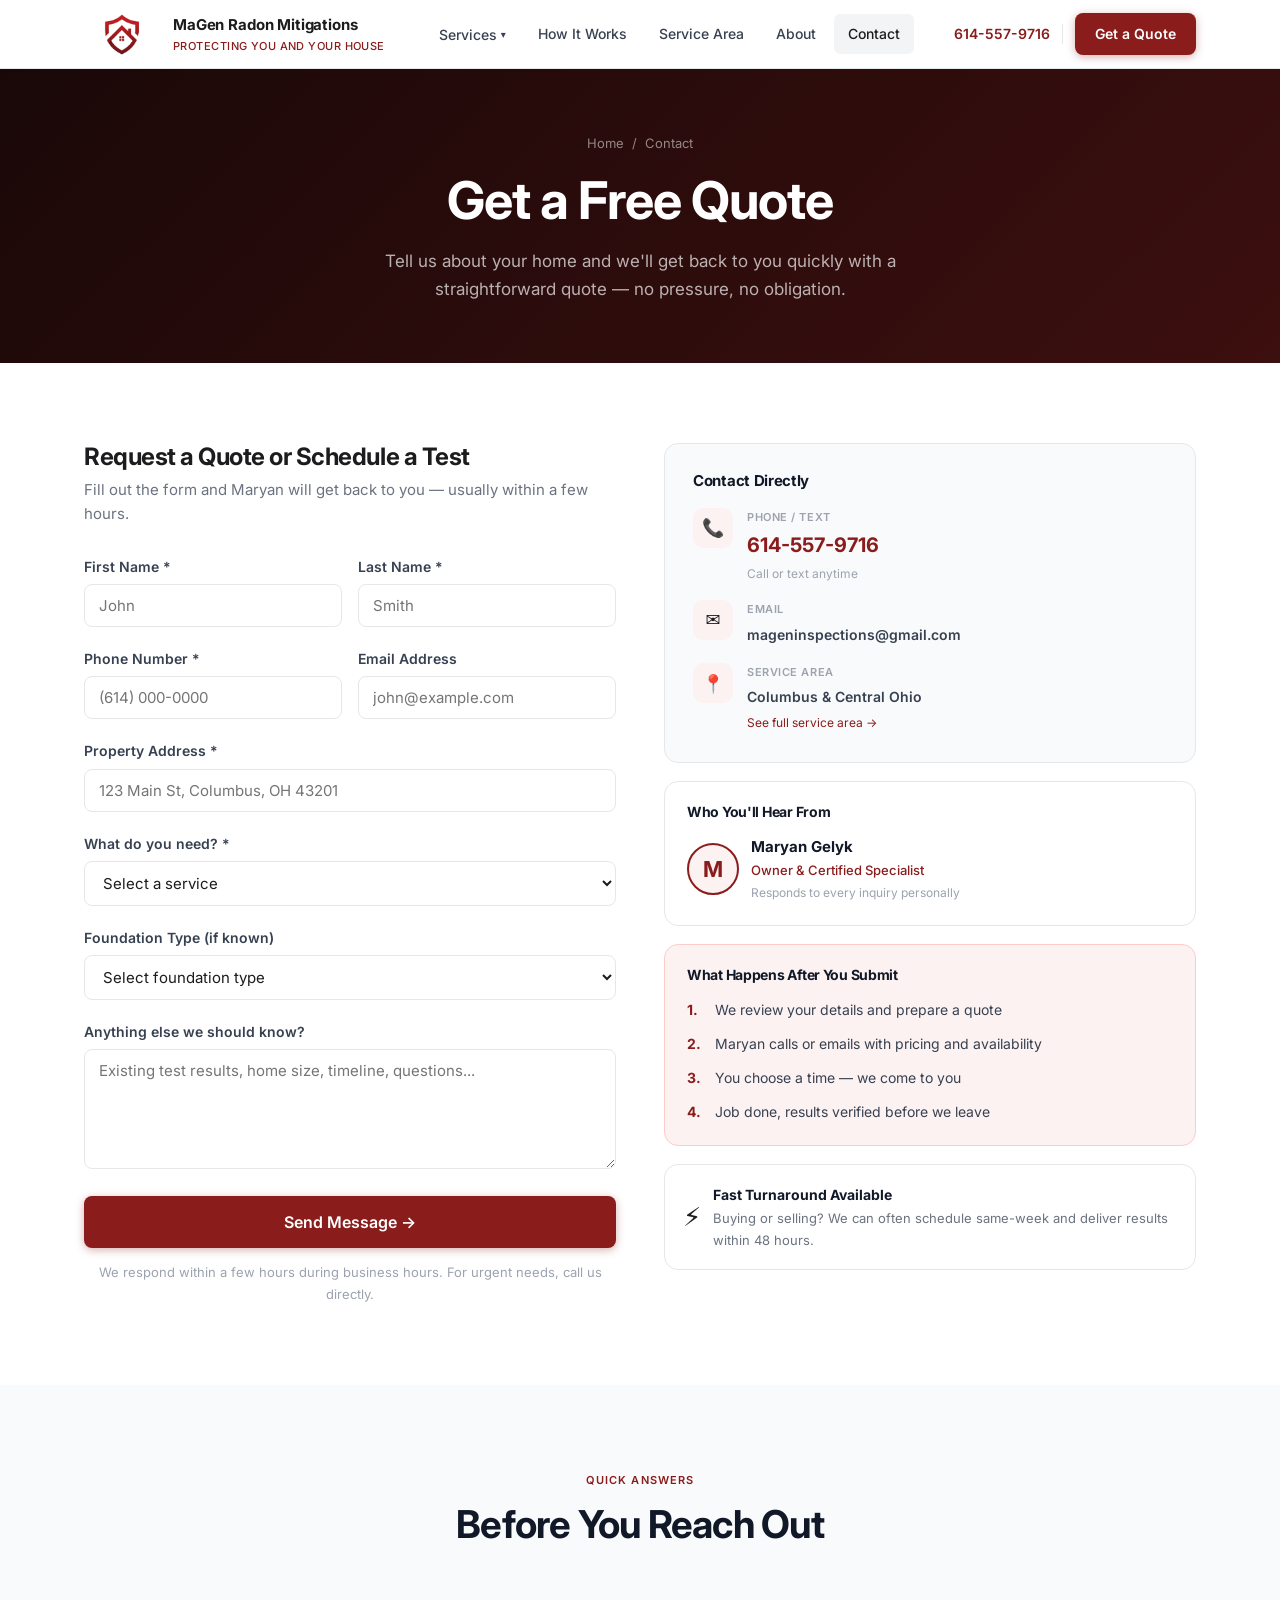
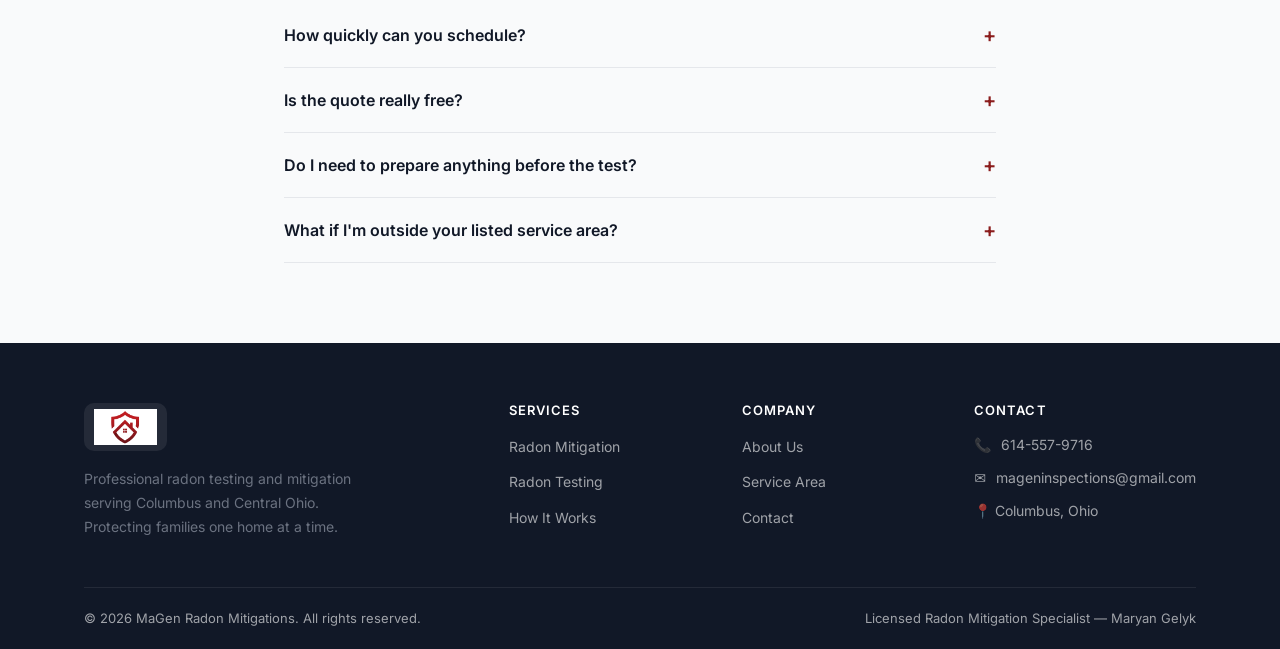
<file: contact.html>
<!DOCTYPE html>
<html lang="en">
<head>
  <meta charset="UTF-8" />
  <meta name="viewport" content="width=device-width, initial-scale=1.0" />
  <title>Contact — MaGen Radon Mitigations | Free Quote</title>
  <meta name="description" content="Contact MaGen Radon Mitigations for radon testing and mitigation in Columbus, Ohio. Call 614-557-9716 or request a free quote online." />
  <link rel="preconnect" href="https://fonts.googleapis.com" />
  <link rel="preconnect" href="https://fonts.gstatic.com" crossorigin />
  <link href="https://fonts.googleapis.com/css2?family=Inter:wght@400;500;600;700;800&display=swap" rel="stylesheet" />
  <link rel="icon" type="image/svg+xml" href="favicon.svg" />
  <link rel="stylesheet" href="styles.css" />
</head>
<body>

<!-- NAV -->
<nav class="nav">
  <div class="container">
    <div class="nav-inner">
      <a href="index.html" class="nav-logo">
        <img src="images/logo.svg" alt="MaGen Radon Mitigations Logo" />
        <div class="nav-logo-text">
          <span class="nav-logo-name">MaGen Radon Mitigations</span>
          <span class="nav-logo-tagline">Protecting You and Your House</span>
        </div>
      </a>
      <div class="nav-links">
        <div class="nav-dropdown">
          <button class="nav-dropdown-btn">Services <span class="nav-dropdown-arrow">▾</span></button>
          <div class="nav-dropdown-menu">
            <a href="mitigation.html">Radon Mitigation</a>
            <a href="testing.html">Radon Testing</a>
          </div>
        </div>
        <a href="how-it-works.html">How It Works</a>
        <a href="service-area.html">Service Area</a>
        <a href="about.html">About</a>
        <a href="contact.html">Contact</a>
      </div>
      <div class="nav-cta">
        <a href="tel:6145579716" class="nav-phone">614-557-9716</a>
        <span class="nav-sep"></span>
        <a href="contact.html" class="btn btn-primary nav-btn">Get a Quote</a>
      </div>
      <button class="nav-toggle" aria-label="Open menu">
        <span></span><span></span><span></span>
      </button>
    </div>
    <nav class="nav-mobile">
      <div class="nav-mobile-group">Services</div>
      <a href="mitigation.html" class="nav-mobile-sub">Radon Mitigation</a>
      <a href="testing.html" class="nav-mobile-sub">Radon Testing</a>
      <a href="how-it-works.html">How It Works</a>
      <a href="service-area.html">Service Area</a>
      <a href="about.html">About</a>
      <a href="contact.html">Contact</a>
      <div class="nav-mobile-cta">
        <a href="tel:6145579716" class="btn btn-primary">Call 614-557-9716</a>
        <a href="contact.html" class="btn btn-outline-dark">Request a Quote</a>
      </div>
    </nav>
  </div>
</nav>

<!-- PAGE HERO -->
<section class="page-hero">
  <div class="container">
    <nav class="breadcrumb">
      <a href="index.html">Home</a>
      <span class="breadcrumb-sep">/</span>
      <span>Contact</span>
    </nav>
    <h1>Get a Free Quote</h1>
    <p>Tell us about your home and we'll get back to you quickly with a straightforward quote — no pressure, no obligation.</p>
  </div>
</section>

<!-- CONTACT SECTION -->
<section class="section">
  <div class="container">
    <div class="split" style="align-items: start; gap: 48px;">

      <!-- FORM -->
      <div class="fade-in">
        <h2 style="font-size:1.5rem; margin-bottom:6px;">Request a Quote or Schedule a Test</h2>
        <p style="margin-bottom:28px; font-size:15px;">Fill out the form and Maryan will get back to you — usually within a few hours.</p>

        <form id="contactForm" novalidate>
          <div class="form-grid">
            <div class="form-group">
              <label class="form-label" for="firstName">First Name *</label>
              <input class="form-input" type="text" id="firstName" name="firstName" placeholder="John" required />
            </div>
            <div class="form-group">
              <label class="form-label" for="lastName">Last Name *</label>
              <input class="form-input" type="text" id="lastName" name="lastName" placeholder="Smith" required />
            </div>
          </div>

          <div class="form-grid">
            <div class="form-group">
              <label class="form-label" for="phone">Phone Number *</label>
              <input class="form-input" type="tel" id="phone" name="phone" placeholder="(614) 000-0000" required />
            </div>
            <div class="form-group">
              <label class="form-label" for="email">Email Address</label>
              <input class="form-input" type="email" id="email" name="email" placeholder="john@example.com" />
            </div>
          </div>

          <div class="form-group">
            <label class="form-label" for="address">Property Address *</label>
            <input class="form-input" type="text" id="address" name="address" placeholder="123 Main St, Columbus, OH 43201" required />
          </div>

          <div class="form-group">
            <label class="form-label" for="service">What do you need? *</label>
            <select class="form-select" id="service" name="service" required>
              <option value="" disabled selected>Select a service</option>
              <option value="testing">Radon Testing</option>
              <option value="mitigation">Radon Mitigation</option>
              <option value="both">Testing + Mitigation</option>
              <option value="post-mitigation">Post-Mitigation Verification Test</option>
              <option value="real-estate">Real Estate Test</option>
              <option value="not-sure">Not Sure — I Have Questions</option>
            </select>
          </div>

          <div class="form-group">
            <label class="form-label" for="foundation">Foundation Type (if known)</label>
            <select class="form-select" id="foundation" name="foundation">
              <option value="" disabled selected>Select foundation type</option>
              <option value="poured-slab">Poured Concrete Slab</option>
              <option value="block">Block Foundation</option>
              <option value="crawlspace">Crawlspace</option>
              <option value="combination">Combination</option>
              <option value="unknown">Not Sure</option>
            </select>
          </div>

          <div class="form-group">
            <label class="form-label" for="message">Anything else we should know?</label>
            <textarea class="form-textarea" id="message" name="message" placeholder="Existing test results, home size, timeline, questions..."></textarea>
          </div>

          <button type="submit" class="btn btn-primary" style="width:100%; justify-content:center; padding:16px; font-size:16px;">
            Send Message →
          </button>

          <p style="font-size:13px; color:var(--gray-400); text-align:center; margin-top:14px;">
            We respond within a few hours during business hours. For urgent needs, call us directly.
          </p>
        </form>
      </div>

      <!-- CONTACT SIDEBAR -->
      <div class="fade-in" style="display:flex; flex-direction:column; gap:18px;">

        <div style="background:var(--gray-50); border:1px solid var(--border); border-radius:var(--radius-lg); padding:28px;">
          <h3 style="font-size:15px; margin-bottom:18px; color:var(--gray-900);">Contact Directly</h3>
          <div style="display:flex; flex-direction:column; gap:16px;">
            <div style="display:flex; gap:14px; align-items:flex-start;">
              <div style="width:40px; height:40px; background:var(--red-muted); border-radius:10px; display:grid; place-items:center; flex-shrink:0; font-size:18px;">📞</div>
              <div>
                <div style="font-size:11px; color:var(--gray-400); font-weight:600; text-transform:uppercase; letter-spacing:.05em; margin-bottom:3px;">Phone / Text</div>
                <a href="tel:6145579716" style="font-size:20px; font-weight:700; color:var(--red); display:block;">614-557-9716</a>
                <div style="font-size:12px; color:var(--gray-400); margin-top:2px;">Call or text anytime</div>
              </div>
            </div>
            <div style="display:flex; gap:14px; align-items:flex-start;">
              <div style="width:40px; height:40px; background:var(--red-muted); border-radius:10px; display:grid; place-items:center; flex-shrink:0; font-size:18px;">✉</div>
              <div>
                <div style="font-size:11px; color:var(--gray-400); font-weight:600; text-transform:uppercase; letter-spacing:.05em; margin-bottom:3px;">Email</div>
                <a href="mailto:mageninspections@gmail.com" style="font-size:14px; font-weight:600; color:var(--gray-700); word-break:break-all;">mageninspections@gmail.com</a>
              </div>
            </div>
            <div style="display:flex; gap:14px; align-items:flex-start;">
              <div style="width:40px; height:40px; background:var(--red-muted); border-radius:10px; display:grid; place-items:center; flex-shrink:0; font-size:18px;">📍</div>
              <div>
                <div style="font-size:11px; color:var(--gray-400); font-weight:600; text-transform:uppercase; letter-spacing:.05em; margin-bottom:3px;">Service Area</div>
                <div style="font-size:14px; font-weight:600; color:var(--gray-700);">Columbus & Central Ohio</div>
                <a href="service-area.html" style="font-size:12px; color:var(--red);">See full service area →</a>
              </div>
            </div>
          </div>
        </div>

        <div style="background:white; border:1px solid var(--border); border-radius:var(--radius-lg); padding:22px;">
          <h3 style="font-size:14px; margin-bottom:14px; color:var(--gray-900);">Who You'll Hear From</h3>
          <div style="display:flex; gap:12px; align-items:center;">
            <div style="width:52px; height:52px; background:var(--red-muted); border-radius:50%; display:grid; place-items:center; font-size:22px; font-weight:700; color:var(--red); flex-shrink:0; border:2px solid var(--red);">M</div>
            <div>
              <div style="font-size:15px; font-weight:700; color:var(--gray-900);">Maryan Gelyk</div>
              <div style="font-size:13px; color:var(--red); font-weight:500;">Owner & Certified Specialist</div>
              <div style="font-size:12px; color:var(--gray-400); margin-top:2px;">Responds to every inquiry personally</div>
            </div>
          </div>
        </div>

        <div style="background:var(--red-muted); border:1px solid #FECACA; border-radius:var(--radius-lg); padding:22px;">
          <h3 style="font-size:14px; margin-bottom:14px; color:var(--gray-900);">What Happens After You Submit</h3>
          <div style="display:flex; flex-direction:column; gap:11px;">
            <div style="display:flex; gap:10px; font-size:14px; color:var(--gray-700);">
              <span style="color:var(--red); font-weight:700; flex-shrink:0; min-width:18px;">1.</span>
              <span>We review your details and prepare a quote</span>
            </div>
            <div style="display:flex; gap:10px; font-size:14px; color:var(--gray-700);">
              <span style="color:var(--red); font-weight:700; flex-shrink:0; min-width:18px;">2.</span>
              <span>Maryan calls or emails with pricing and availability</span>
            </div>
            <div style="display:flex; gap:10px; font-size:14px; color:var(--gray-700);">
              <span style="color:var(--red); font-weight:700; flex-shrink:0; min-width:18px;">3.</span>
              <span>You choose a time — we come to you</span>
            </div>
            <div style="display:flex; gap:10px; font-size:14px; color:var(--gray-700);">
              <span style="color:var(--red); font-weight:700; flex-shrink:0; min-width:18px;">4.</span>
              <span>Job done, results verified before we leave</span>
            </div>
          </div>
        </div>

        <div style="background:white; border:1px solid var(--border); border-radius:var(--radius-lg); padding:18px; display:flex; gap:12px; align-items:center;">
          <div style="font-size:26px; flex-shrink:0;">⚡</div>
          <div>
            <div style="font-size:14px; font-weight:700; color:var(--gray-900); margin-bottom:2px;">Fast Turnaround Available</div>
            <div style="font-size:13px; color:var(--gray-500);">Buying or selling? We can often schedule same-week and deliver results within 48 hours.</div>
          </div>
        </div>

      </div>
    </div>
  </div>
</section>

<!-- FAQ -->
<section class="section bg-gray">
  <div class="container" style="max-width:760px;">
    <div class="section-header fade-in">
      <span class="section-label">Quick Answers</span>
      <h2>Before You Reach Out</h2>
    </div>
    <div class="fade-in">
      <div class="faq-item">
        <button class="faq-question">How quickly can you schedule? <span class="faq-icon">+</span></button>
        <div class="faq-answer">Most appointments are available within 1–3 business days. For urgent real estate transactions, call us directly — we often have same-week availability.</div>
      </div>
      <div class="faq-item">
        <button class="faq-question">Is the quote really free? <span class="faq-icon">+</span></button>
        <div class="faq-answer">Yes. Contacting us costs you nothing. We'll give you an honest quote based on your home type and what's needed. No pressure, no obligation to book.</div>
      </div>
      <div class="faq-item">
        <button class="faq-question">Do I need to prepare anything before the test? <span class="faq-icon">+</span></button>
        <div class="faq-answer">For short-term tests, keep windows and exterior doors closed (normal entry/exit is fine) for at least 12 hours before and during the test. We'll give you full prep instructions when we confirm your appointment.</div>
      </div>
      <div class="faq-item">
        <button class="faq-question">What if I'm outside your listed service area? <span class="faq-icon">+</span></button>
        <div class="faq-answer">Call or message us with your zip code. We may still be able to serve you. If we can't, we'll try to refer you to a qualified local specialist.</div>
      </div>
    </div>
  </div>
</section>

<!-- FOOTER -->
<footer class="footer">
  <div class="container">
    <div class="footer-grid">
      <div class="footer-brand">
        <img src="images/logo.svg" alt="MaGen Radon Mitigations" />
        <p>Professional radon testing and mitigation serving Columbus and Central Ohio. Protecting families one home at a time.</p>
      </div>
      <div class="footer-col">
        <h4>Services</h4>
        <ul>
          <li><a href="mitigation.html">Radon Mitigation</a></li>
          <li><a href="testing.html">Radon Testing</a></li>
          <li><a href="how-it-works.html">How It Works</a></li>
        </ul>
      </div>
      <div class="footer-col">
        <h4>Company</h4>
        <ul>
          <li><a href="about.html">About Us</a></li>
          <li><a href="service-area.html">Service Area</a></li>
          <li><a href="contact.html">Contact</a></li>
        </ul>
      </div>
      <div class="footer-col">
        <h4>Contact</h4>
        <div class="footer-contact-item">📞 <a href="tel:6145579716">614-557-9716</a></div>
        <div class="footer-contact-item">✉ <a href="mailto:mageninspections@gmail.com">mageninspections@gmail.com</a></div>
        <div class="footer-contact-item">📍 Columbus, Ohio</div>
      </div>
    </div>
    <div class="footer-bottom">
      <span>&copy; 2026 MaGen Radon Mitigations. All rights reserved.</span>
      <span>Licensed Radon Mitigation Specialist — Maryan Gelyk</span>
    </div>
  </div>
</footer>

<script src="main.js"></script>
</body>
</html>
</file>
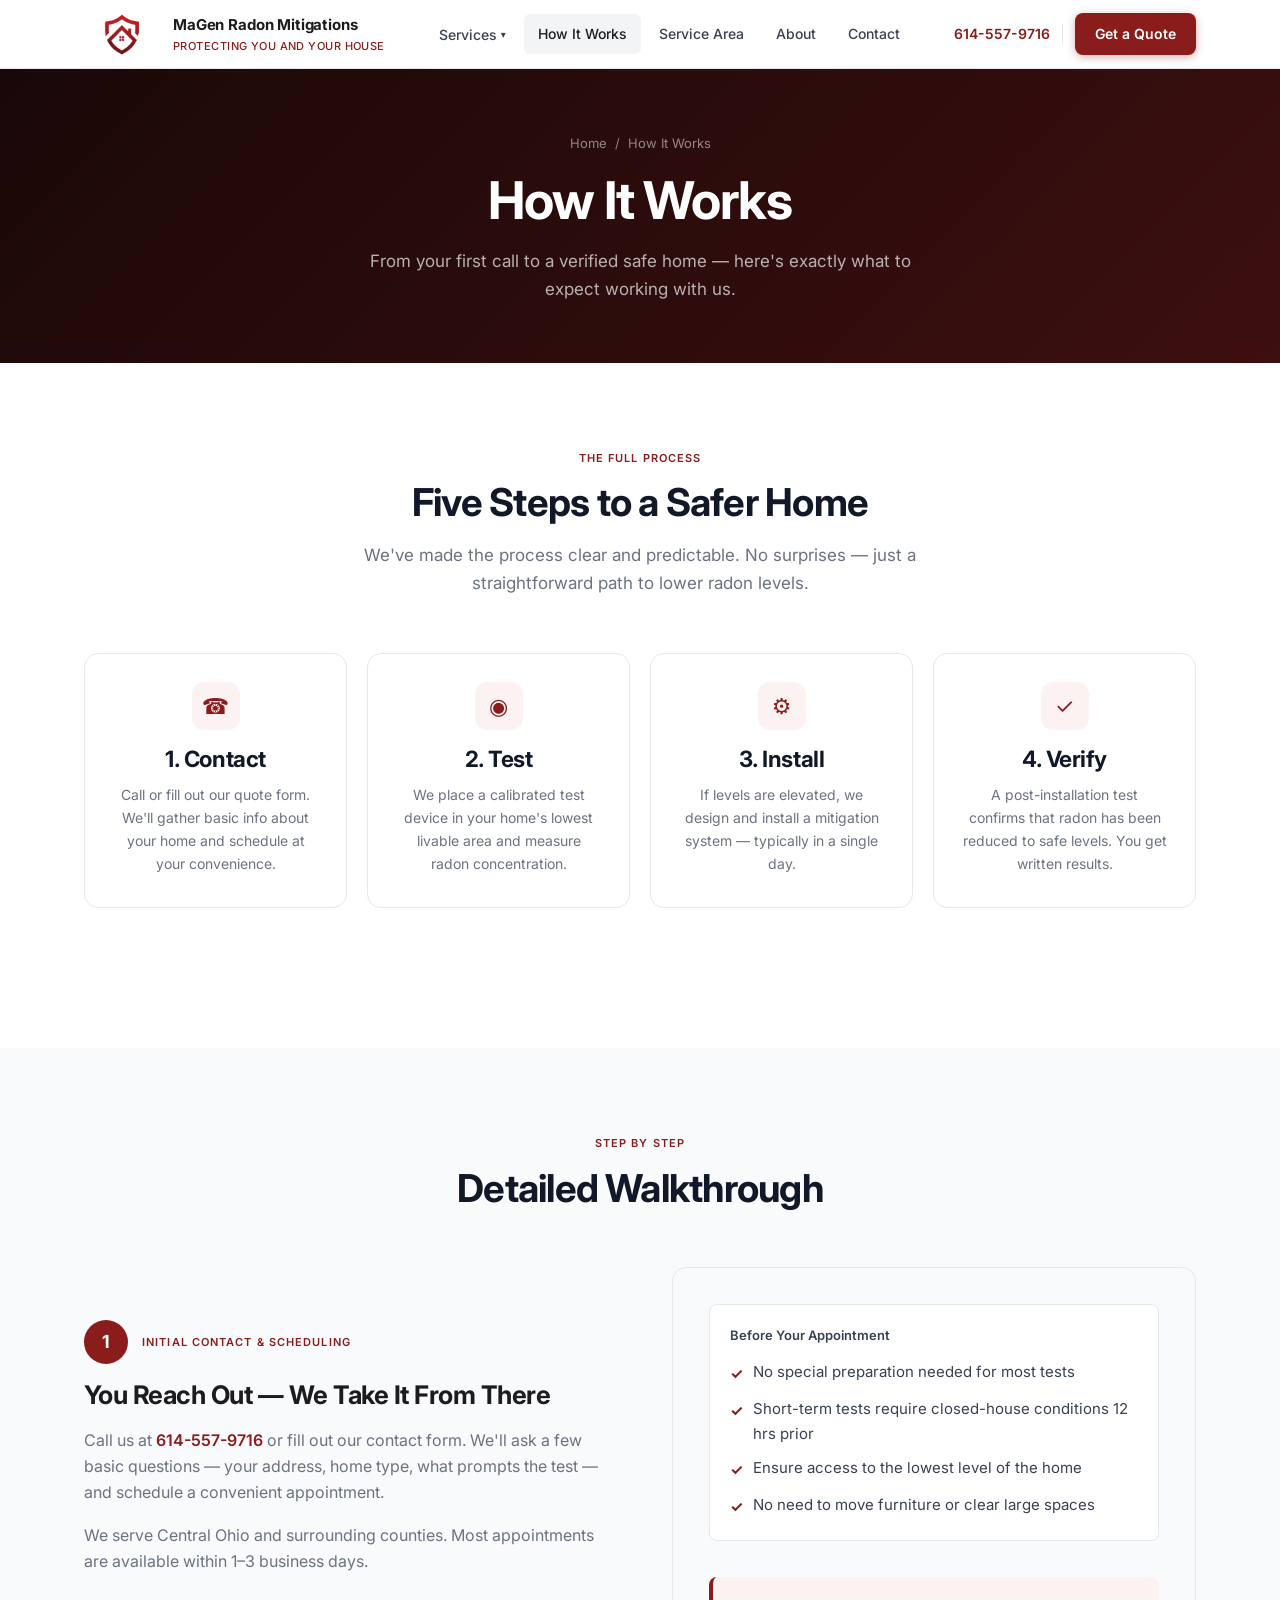
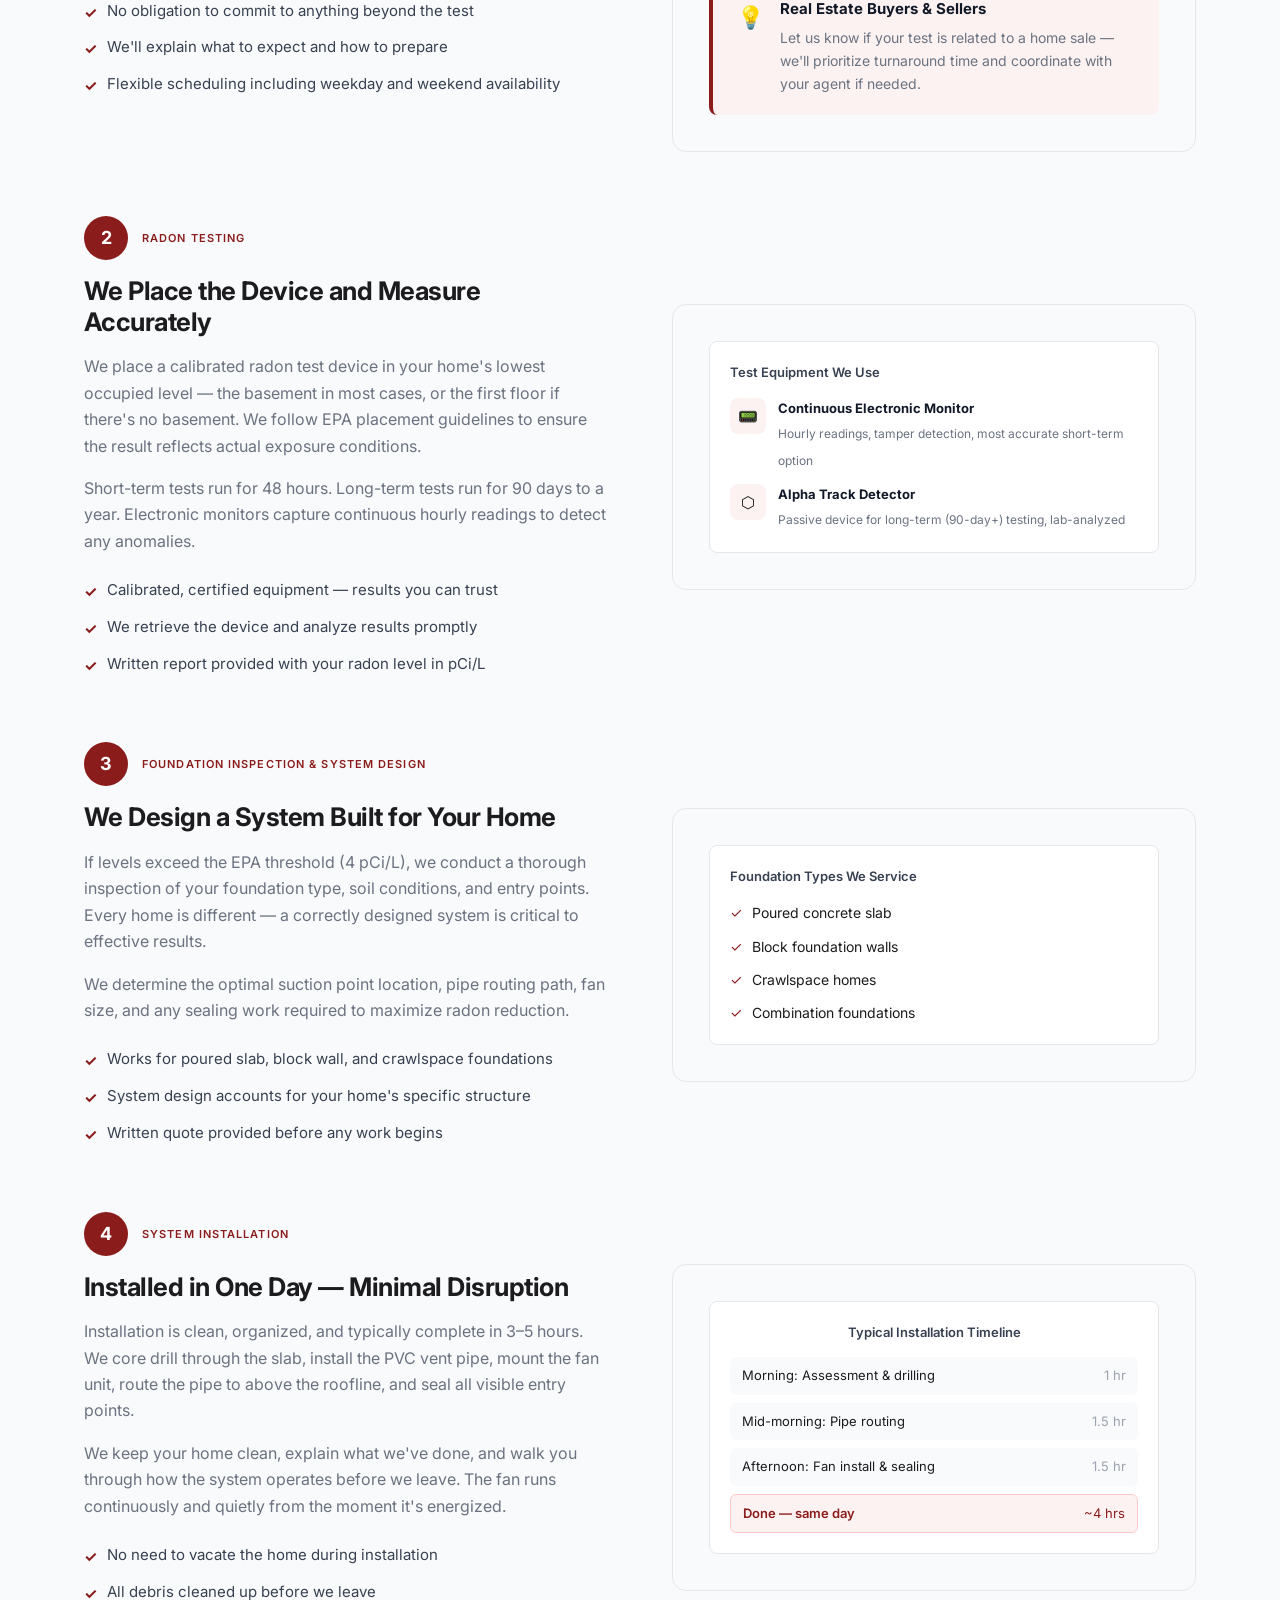
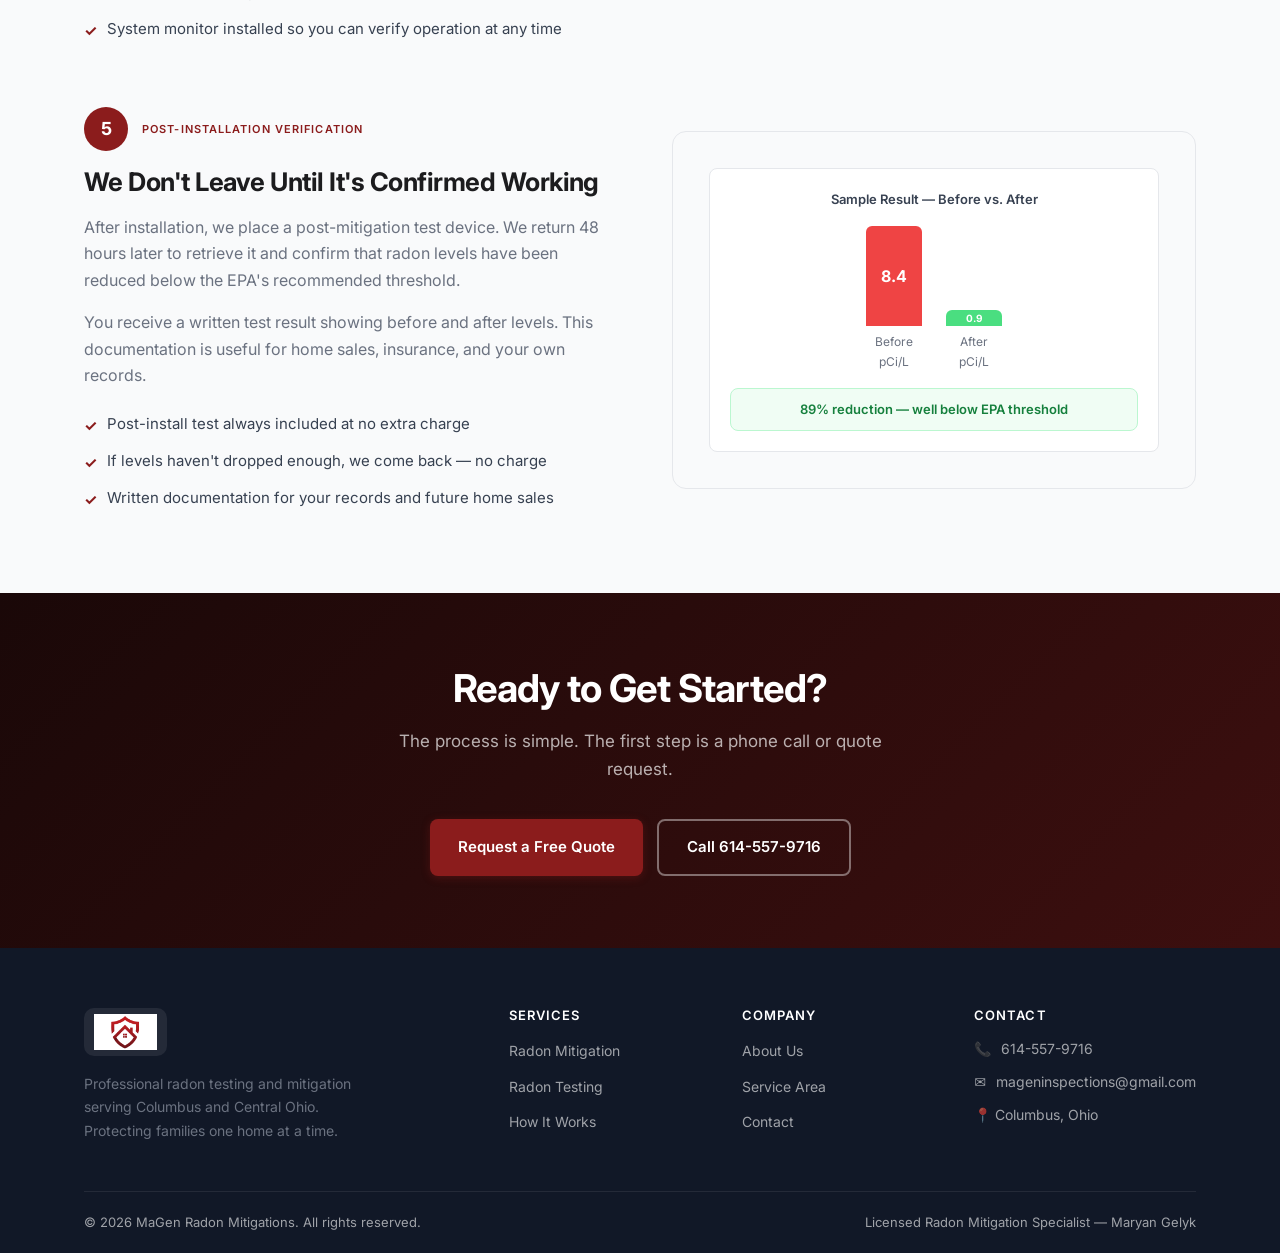
<file: how-it-works.html>
<!DOCTYPE html>
<html lang="en">
<head>
  <meta charset="UTF-8" />
  <meta name="viewport" content="width=device-width, initial-scale=1.0" />
  <title>How It Works — MaGen Radon Mitigations | Columbus, OH</title>
  <meta name="description" content="Learn exactly how our radon testing and mitigation process works — from your first call to a verified safe home." />
  <link rel="preconnect" href="https://fonts.googleapis.com" />
  <link rel="preconnect" href="https://fonts.gstatic.com" crossorigin />
  <link href="https://fonts.googleapis.com/css2?family=Inter:wght@400;500;600;700;800&display=swap" rel="stylesheet" />
  <link rel="icon" type="image/svg+xml" href="favicon.svg" />
  <link rel="stylesheet" href="styles.css" />
</head>
<body>

<!-- NAV -->
<nav class="nav">
  <div class="container">
    <div class="nav-inner">
      <a href="index.html" class="nav-logo">
        <img src="images/logo.svg" alt="MaGen Radon Mitigations Logo" />
        <div class="nav-logo-text">
          <span class="nav-logo-name">MaGen Radon Mitigations</span>
          <span class="nav-logo-tagline">Protecting You and Your House</span>
        </div>
      </a>
      <div class="nav-links">
        <div class="nav-dropdown">
          <button class="nav-dropdown-btn">Services <span class="nav-dropdown-arrow">▾</span></button>
          <div class="nav-dropdown-menu">
            <a href="mitigation.html">Radon Mitigation</a>
            <a href="testing.html">Radon Testing</a>
          </div>
        </div>
        <a href="how-it-works.html">How It Works</a>
        <a href="service-area.html">Service Area</a>
        <a href="about.html">About</a>
        <a href="contact.html">Contact</a>
      </div>
      <div class="nav-cta">
        <a href="tel:6145579716" class="nav-phone">614-557-9716</a>
        <span class="nav-sep"></span>
        <a href="contact.html" class="btn btn-primary nav-btn">Get a Quote</a>
      </div>
      <button class="nav-toggle" aria-label="Open menu">
        <span></span><span></span><span></span>
      </button>
    </div>
    <nav class="nav-mobile">
      <div class="nav-mobile-group">Services</div>
      <a href="mitigation.html" class="nav-mobile-sub">Radon Mitigation</a>
      <a href="testing.html" class="nav-mobile-sub">Radon Testing</a>
      <a href="how-it-works.html">How It Works</a>
      <a href="service-area.html">Service Area</a>
      <a href="about.html">About</a>
      <a href="contact.html">Contact</a>
      <div class="nav-mobile-cta">
        <a href="tel:6145579716" class="btn btn-primary">Call 614-557-9716</a>
        <a href="contact.html" class="btn btn-outline-dark">Request a Quote</a>
      </div>
    </nav>
  </div>
</nav>

<!-- PAGE HERO -->
<section class="page-hero">
  <div class="container">
    <nav class="breadcrumb">
      <a href="index.html">Home</a>
      <span class="breadcrumb-sep">/</span>
      <span>How It Works</span>
    </nav>
    <h1>How It Works</h1>
    <p>From your first call to a verified safe home — here's exactly what to expect working with us.</p>
  </div>
</section>

<!-- OVERVIEW CARDS -->
<section class="section">
  <div class="container">
    <div class="section-header fade-in">
      <span class="section-label">The Full Process</span>
      <h2>Five Steps to a Safer Home</h2>
      <p>We've made the process clear and predictable. No surprises — just a straightforward path to lower radon levels.</p>
    </div>
    <div class="grid-4" style="margin-bottom:60px;">
      <div class="card fade-in" style="text-align:center;">
        <div class="card-icon" style="margin:0 auto 16px;">☎</div>
        <h3>1. Contact</h3>
        <p style="font-size:14px;">Call or fill out our quote form. We'll gather basic info about your home and schedule at your convenience.</p>
      </div>
      <div class="card fade-in" style="text-align:center;">
        <div class="card-icon" style="margin:0 auto 16px;">◉</div>
        <h3>2. Test</h3>
        <p style="font-size:14px;">We place a calibrated test device in your home's lowest livable area and measure radon concentration.</p>
      </div>
      <div class="card fade-in" style="text-align:center;">
        <div class="card-icon" style="margin:0 auto 16px;">⚙</div>
        <h3>3. Install</h3>
        <p style="font-size:14px;">If levels are elevated, we design and install a mitigation system — typically in a single day.</p>
      </div>
      <div class="card fade-in" style="text-align:center;">
        <div class="card-icon" style="margin:0 auto 16px;">✓</div>
        <h3>4. Verify</h3>
        <p style="font-size:14px;">A post-installation test confirms that radon has been reduced to safe levels. You get written results.</p>
      </div>
    </div>
  </div>
</section>

<!-- DETAILED STEPS -->
<section class="section bg-gray">
  <div class="container">
    <div class="section-header fade-in">
      <span class="section-label">Step by Step</span>
      <h2>Detailed Walkthrough</h2>
    </div>

    <!-- Step 1 -->
    <div class="split" style="margin-bottom: 64px;">
      <div class="split-text fade-in">
        <div style="display:flex; align-items:center; gap:14px; margin-bottom:16px;">
          <div style="width:44px; height:44px; background:var(--red); color:white; border-radius:50%; display:grid; place-items:center; font-weight:700; font-size:18px; flex-shrink:0;">1</div>
          <div class="split-label" style="margin:0;">Initial Contact & Scheduling</div>
        </div>
        <h2 style="font-size:1.6rem;">You Reach Out — We Take It From There</h2>
        <p>Call us at <a href="tel:6145579716" style="color:var(--red); font-weight:600;">614-557-9716</a> or fill out our contact form. We'll ask a few basic questions — your address, home type, what prompts the test — and schedule a convenient appointment.</p>
        <p>We serve Central Ohio and surrounding counties. Most appointments are available within 1–3 business days.</p>
        <ul class="checklist">
          <li>No obligation to commit to anything beyond the test</li>
          <li>We'll explain what to expect and how to prepare</li>
          <li>Flexible scheduling including weekday and weekend availability</li>
        </ul>
      </div>
      <div class="split-visual fade-in">
        <div style="background:white; border-radius:8px; padding:20px; border:1px solid var(--border);">
          <div style="font-size:13px; font-weight:600; color:var(--gray-700); margin-bottom:14px;">Before Your Appointment</div>
          <ul class="checklist" style="font-size:14px;">
            <li>No special preparation needed for most tests</li>
            <li>Short-term tests require closed-house conditions 12 hrs prior</li>
            <li>Ensure access to the lowest level of the home</li>
            <li>No need to move furniture or clear large spaces</li>
          </ul>
        </div>
        <div class="alert-box" style="margin-top:16px;">
          <div class="alert-box-icon">💡</div>
          <div>
            <strong>Real Estate Buyers & Sellers</strong>
            <p>Let us know if your test is related to a home sale — we'll prioritize turnaround time and coordinate with your agent if needed.</p>
          </div>
        </div>
      </div>
    </div>

    <!-- Step 2 -->
    <div class="split" style="margin-bottom: 64px;">
      <div class="split-visual fade-in" style="order:2;">
        <div style="background:white; border-radius:8px; padding:20px; border:1px solid var(--border);">
          <div style="font-size:13px; font-weight:600; color:var(--gray-700); margin-bottom:14px;">Test Equipment We Use</div>
          <div style="display:flex; flex-direction:column; gap:12px;">
            <div style="display:flex; gap:12px; align-items:flex-start;">
              <div style="width:36px; height:36px; background:var(--red-muted); border-radius:8px; display:grid; place-items:center; flex-shrink:0; font-size:16px;">📟</div>
              <div><strong style="font-size:13px; color:var(--gray-900); display:block;">Continuous Electronic Monitor</strong><span style="font-size:12px; color:var(--gray-500);">Hourly readings, tamper detection, most accurate short-term option</span></div>
            </div>
            <div style="display:flex; gap:12px; align-items:flex-start;">
              <div style="width:36px; height:36px; background:var(--red-muted); border-radius:8px; display:grid; place-items:center; flex-shrink:0; font-size:16px;">⬡</div>
              <div><strong style="font-size:13px; color:var(--gray-900); display:block;">Alpha Track Detector</strong><span style="font-size:12px; color:var(--gray-500);">Passive device for long-term (90-day+) testing, lab-analyzed</span></div>
            </div>
          </div>
        </div>
      </div>
      <div class="split-text fade-in" style="order:1;">
        <div style="display:flex; align-items:center; gap:14px; margin-bottom:16px;">
          <div style="width:44px; height:44px; background:var(--red); color:white; border-radius:50%; display:grid; place-items:center; font-weight:700; font-size:18px; flex-shrink:0;">2</div>
          <div class="split-label" style="margin:0;">Radon Testing</div>
        </div>
        <h2 style="font-size:1.6rem;">We Place the Device and Measure Accurately</h2>
        <p>We place a calibrated radon test device in your home's lowest occupied level — the basement in most cases, or the first floor if there's no basement. We follow EPA placement guidelines to ensure the result reflects actual exposure conditions.</p>
        <p>Short-term tests run for 48 hours. Long-term tests run for 90 days to a year. Electronic monitors capture continuous hourly readings to detect any anomalies.</p>
        <ul class="checklist">
          <li>Calibrated, certified equipment — results you can trust</li>
          <li>We retrieve the device and analyze results promptly</li>
          <li>Written report provided with your radon level in pCi/L</li>
        </ul>
      </div>
    </div>

    <!-- Step 3 -->
    <div class="split" style="margin-bottom: 64px;">
      <div class="split-text fade-in">
        <div style="display:flex; align-items:center; gap:14px; margin-bottom:16px;">
          <div style="width:44px; height:44px; background:var(--red); color:white; border-radius:50%; display:grid; place-items:center; font-weight:700; font-size:18px; flex-shrink:0;">3</div>
          <div class="split-label" style="margin:0;">Foundation Inspection & System Design</div>
        </div>
        <h2 style="font-size:1.6rem;">We Design a System Built for Your Home</h2>
        <p>If levels exceed the EPA threshold (4 pCi/L), we conduct a thorough inspection of your foundation type, soil conditions, and entry points. Every home is different — a correctly designed system is critical to effective results.</p>
        <p>We determine the optimal suction point location, pipe routing path, fan size, and any sealing work required to maximize radon reduction.</p>
        <ul class="checklist">
          <li>Works for poured slab, block wall, and crawlspace foundations</li>
          <li>System design accounts for your home's specific structure</li>
          <li>Written quote provided before any work begins</li>
        </ul>
      </div>
      <div class="split-visual fade-in">
        <div style="background:white; border-radius:8px; padding:20px; border:1px solid var(--border);">
          <div style="font-size:13px; font-weight:600; color:var(--gray-700); margin-bottom:14px;">Foundation Types We Service</div>
          <div style="display:flex; flex-direction:column; gap:10px;">
            <div style="display:flex; align-items:center; gap:10px; font-size:14px;">
              <span style="color:var(--red);">✓</span><span>Poured concrete slab</span>
            </div>
            <div style="display:flex; align-items:center; gap:10px; font-size:14px;">
              <span style="color:var(--red);">✓</span><span>Block foundation walls</span>
            </div>
            <div style="display:flex; align-items:center; gap:10px; font-size:14px;">
              <span style="color:var(--red);">✓</span><span>Crawlspace homes</span>
            </div>
            <div style="display:flex; align-items:center; gap:10px; font-size:14px;">
              <span style="color:var(--red);">✓</span><span>Combination foundations</span>
            </div>
          </div>
        </div>
      </div>
    </div>

    <!-- Step 4 -->
    <div class="split" style="margin-bottom: 64px;">
      <div class="split-visual fade-in" style="order:2;">
        <div style="background:white; border-radius:8px; padding:20px; border:1px solid var(--border); text-align:center;">
          <div style="font-size:13px; font-weight:600; color:var(--gray-700); margin-bottom:14px;">Typical Installation Timeline</div>
          <div style="display:flex; flex-direction:column; gap:8px; text-align:left;">
            <div style="display:flex; justify-content:space-between; font-size:13px; padding:8px 12px; background:var(--gray-50); border-radius:6px;">
              <span>Morning: Assessment & drilling</span><span style="color:var(--gray-400);">1 hr</span>
            </div>
            <div style="display:flex; justify-content:space-between; font-size:13px; padding:8px 12px; background:var(--gray-50); border-radius:6px;">
              <span>Mid-morning: Pipe routing</span><span style="color:var(--gray-400);">1.5 hr</span>
            </div>
            <div style="display:flex; justify-content:space-between; font-size:13px; padding:8px 12px; background:var(--gray-50); border-radius:6px;">
              <span>Afternoon: Fan install & sealing</span><span style="color:var(--gray-400);">1.5 hr</span>
            </div>
            <div style="display:flex; justify-content:space-between; font-size:13px; padding:8px 12px; background:var(--red-muted); border-radius:6px; border:1px solid #FECACA;">
              <span style="color:var(--red); font-weight:600;">Done — same day</span><span style="color:var(--red);">~4 hrs</span>
            </div>
          </div>
        </div>
      </div>
      <div class="split-text fade-in" style="order:1;">
        <div style="display:flex; align-items:center; gap:14px; margin-bottom:16px;">
          <div style="width:44px; height:44px; background:var(--red); color:white; border-radius:50%; display:grid; place-items:center; font-weight:700; font-size:18px; flex-shrink:0;">4</div>
          <div class="split-label" style="margin:0;">System Installation</div>
        </div>
        <h2 style="font-size:1.6rem;">Installed in One Day — Minimal Disruption</h2>
        <p>Installation is clean, organized, and typically complete in 3–5 hours. We core drill through the slab, install the PVC vent pipe, mount the fan unit, route the pipe to above the roofline, and seal all visible entry points.</p>
        <p>We keep your home clean, explain what we've done, and walk you through how the system operates before we leave. The fan runs continuously and quietly from the moment it's energized.</p>
        <ul class="checklist">
          <li>No need to vacate the home during installation</li>
          <li>All debris cleaned up before we leave</li>
          <li>System monitor installed so you can verify operation at any time</li>
        </ul>
      </div>
    </div>

    <!-- Step 5 -->
    <div class="split">
      <div class="split-text fade-in">
        <div style="display:flex; align-items:center; gap:14px; margin-bottom:16px;">
          <div style="width:44px; height:44px; background:var(--red); color:white; border-radius:50%; display:grid; place-items:center; font-weight:700; font-size:18px; flex-shrink:0;">5</div>
          <div class="split-label" style="margin:0;">Post-Installation Verification</div>
        </div>
        <h2 style="font-size:1.6rem;">We Don't Leave Until It's Confirmed Working</h2>
        <p>After installation, we place a post-mitigation test device. We return 48 hours later to retrieve it and confirm that radon levels have been reduced below the EPA's recommended threshold.</p>
        <p>You receive a written test result showing before and after levels. This documentation is useful for home sales, insurance, and your own records.</p>
        <ul class="checklist">
          <li>Post-install test always included at no extra charge</li>
          <li>If levels haven't dropped enough, we come back — no charge</li>
          <li>Written documentation for your records and future home sales</li>
        </ul>
      </div>
      <div class="split-visual fade-in">
        <div style="background:white; border-radius:8px; padding:20px; border:1px solid var(--border); text-align:center;">
          <div style="font-size:13px; font-weight:600; color:var(--gray-700); margin-bottom:16px;">Sample Result — Before vs. After</div>
          <div style="display:flex; gap:24px; justify-content:center; align-items:flex-end; margin-bottom:16px;">
            <div>
              <div style="height:100px; width:56px; background:#EF4444; border-radius:6px 6px 0 0; margin:0 auto; display:flex; align-items:center; justify-content:center;">
                <span style="color:white; font-weight:700; font-size:16px;">8.4</span>
              </div>
              <div style="font-size:12px; color:var(--gray-500); margin-top:6px;">Before<br/>pCi/L</div>
            </div>
            <div>
              <div style="height:16px; width:56px; background:#4ADE80; border-radius:6px 6px 0 0; margin:0 auto; display:flex; align-items:center; justify-content:center;">
                <span style="color:white; font-weight:700; font-size:10px;">0.9</span>
              </div>
              <div style="font-size:12px; color:var(--gray-500); margin-top:6px;">After<br/>pCi/L</div>
            </div>
          </div>
          <div style="background:#F0FDF4; border:1px solid #BBF7D0; border-radius:8px; padding:10px; font-size:13px; color:#15803D; font-weight:600;">
            89% reduction — well below EPA threshold
          </div>
        </div>
      </div>
    </div>

  </div>
</section>

<!-- CTA -->
<section class="cta-banner">
  <div class="container fade-in">
    <h2>Ready to Get Started?</h2>
    <p>The process is simple. The first step is a phone call or quote request.</p>
    <div class="cta-banner-actions">
      <a href="contact.html" class="btn btn-primary">Request a Free Quote</a>
      <a href="tel:6145579716" class="btn btn-outline">Call 614-557-9716</a>
    </div>
  </div>
</section>

<!-- FOOTER -->
<footer class="footer">
  <div class="container">
    <div class="footer-grid">
      <div class="footer-brand">
        <img src="images/logo.svg" alt="MaGen Radon Mitigations" />
        <p>Professional radon testing and mitigation serving Columbus and Central Ohio. Protecting families one home at a time.</p>
      </div>
      <div class="footer-col">
        <h4>Services</h4>
        <ul>
          <li><a href="mitigation.html">Radon Mitigation</a></li>
          <li><a href="testing.html">Radon Testing</a></li>
          <li><a href="how-it-works.html">How It Works</a></li>
        </ul>
      </div>
      <div class="footer-col">
        <h4>Company</h4>
        <ul>
          <li><a href="about.html">About Us</a></li>
          <li><a href="service-area.html">Service Area</a></li>
          <li><a href="contact.html">Contact</a></li>
        </ul>
      </div>
      <div class="footer-col">
        <h4>Contact</h4>
        <div class="footer-contact-item">📞 <a href="tel:6145579716">614-557-9716</a></div>
        <div class="footer-contact-item">✉ <a href="mailto:mageninspections@gmail.com">mageninspections@gmail.com</a></div>
        <div class="footer-contact-item">📍 Columbus, Ohio</div>
      </div>
    </div>
    <div class="footer-bottom">
      <span>&copy; 2026 MaGen Radon Mitigations. All rights reserved.</span>
      <span>Licensed Radon Mitigation Specialist — Maryan Gelyk</span>
    </div>
  </div>
</footer>

<script src="main.js"></script>
</body>
</html>
</file>
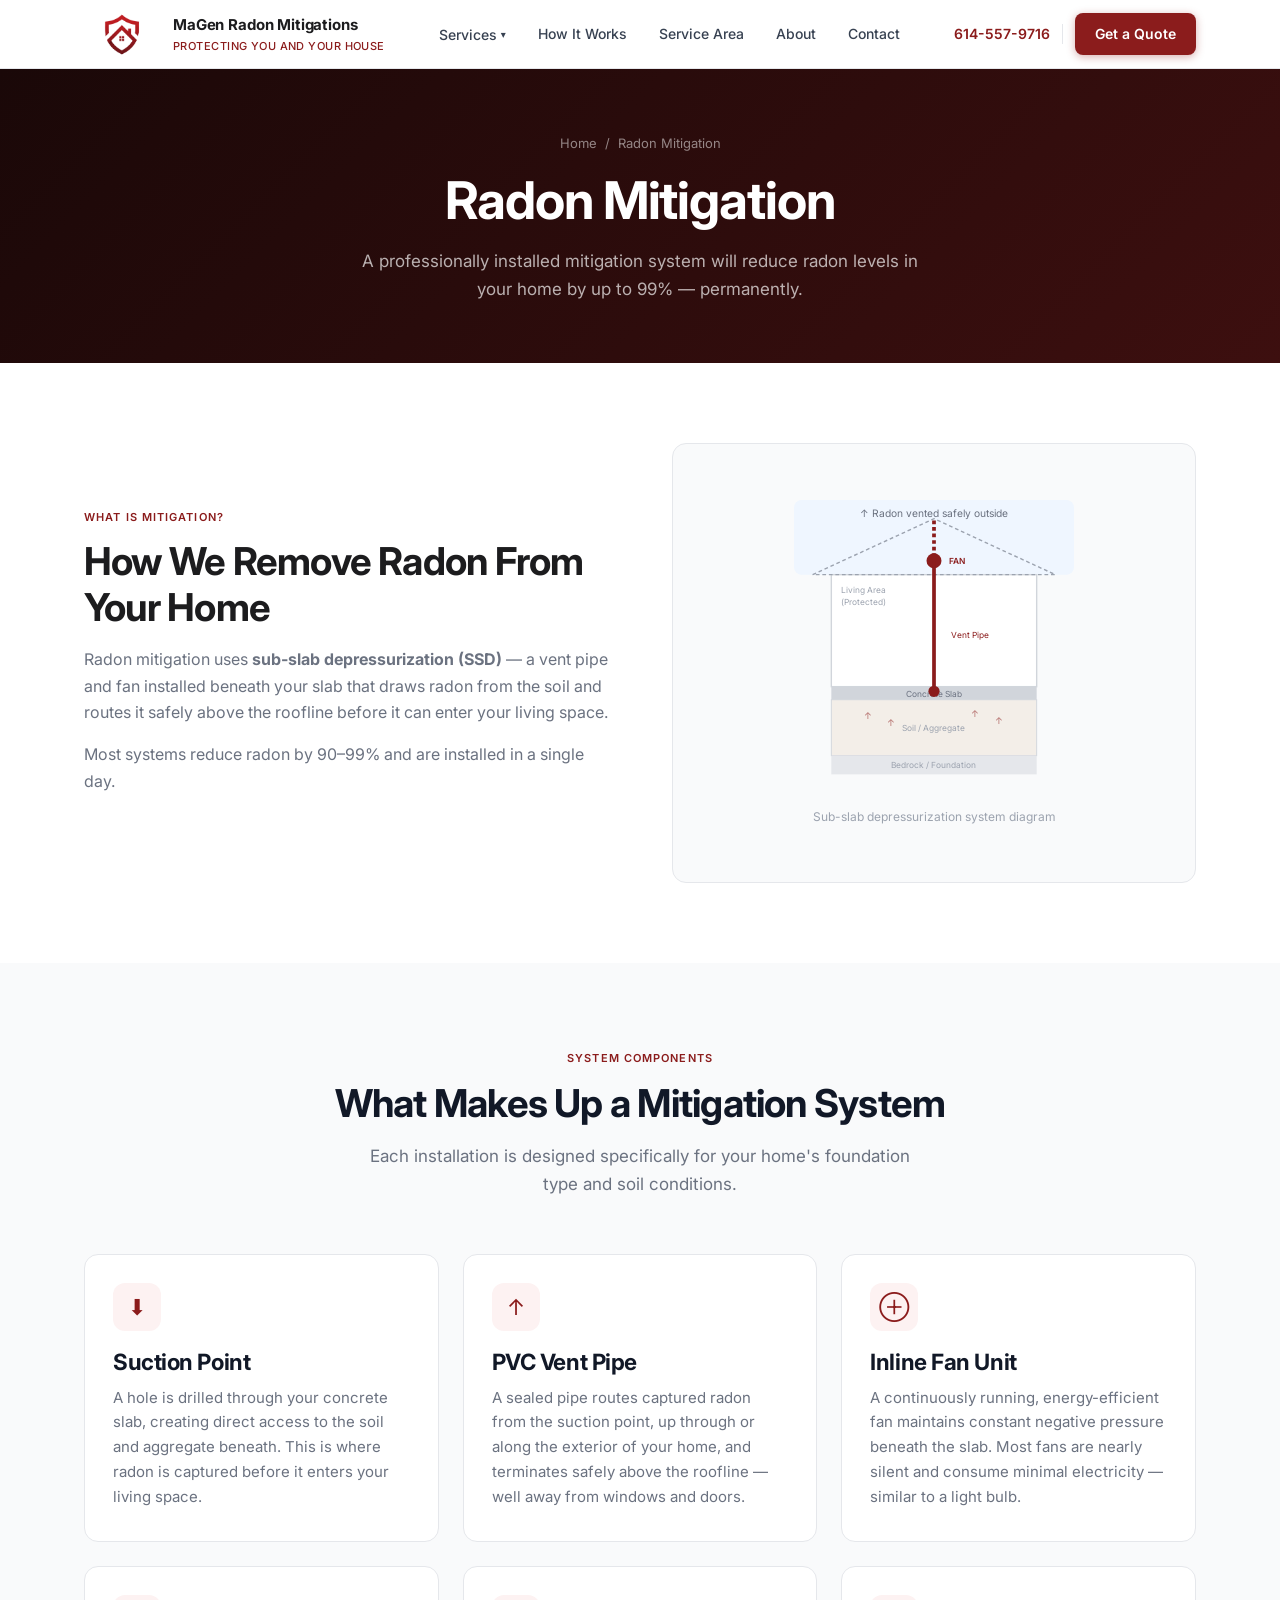
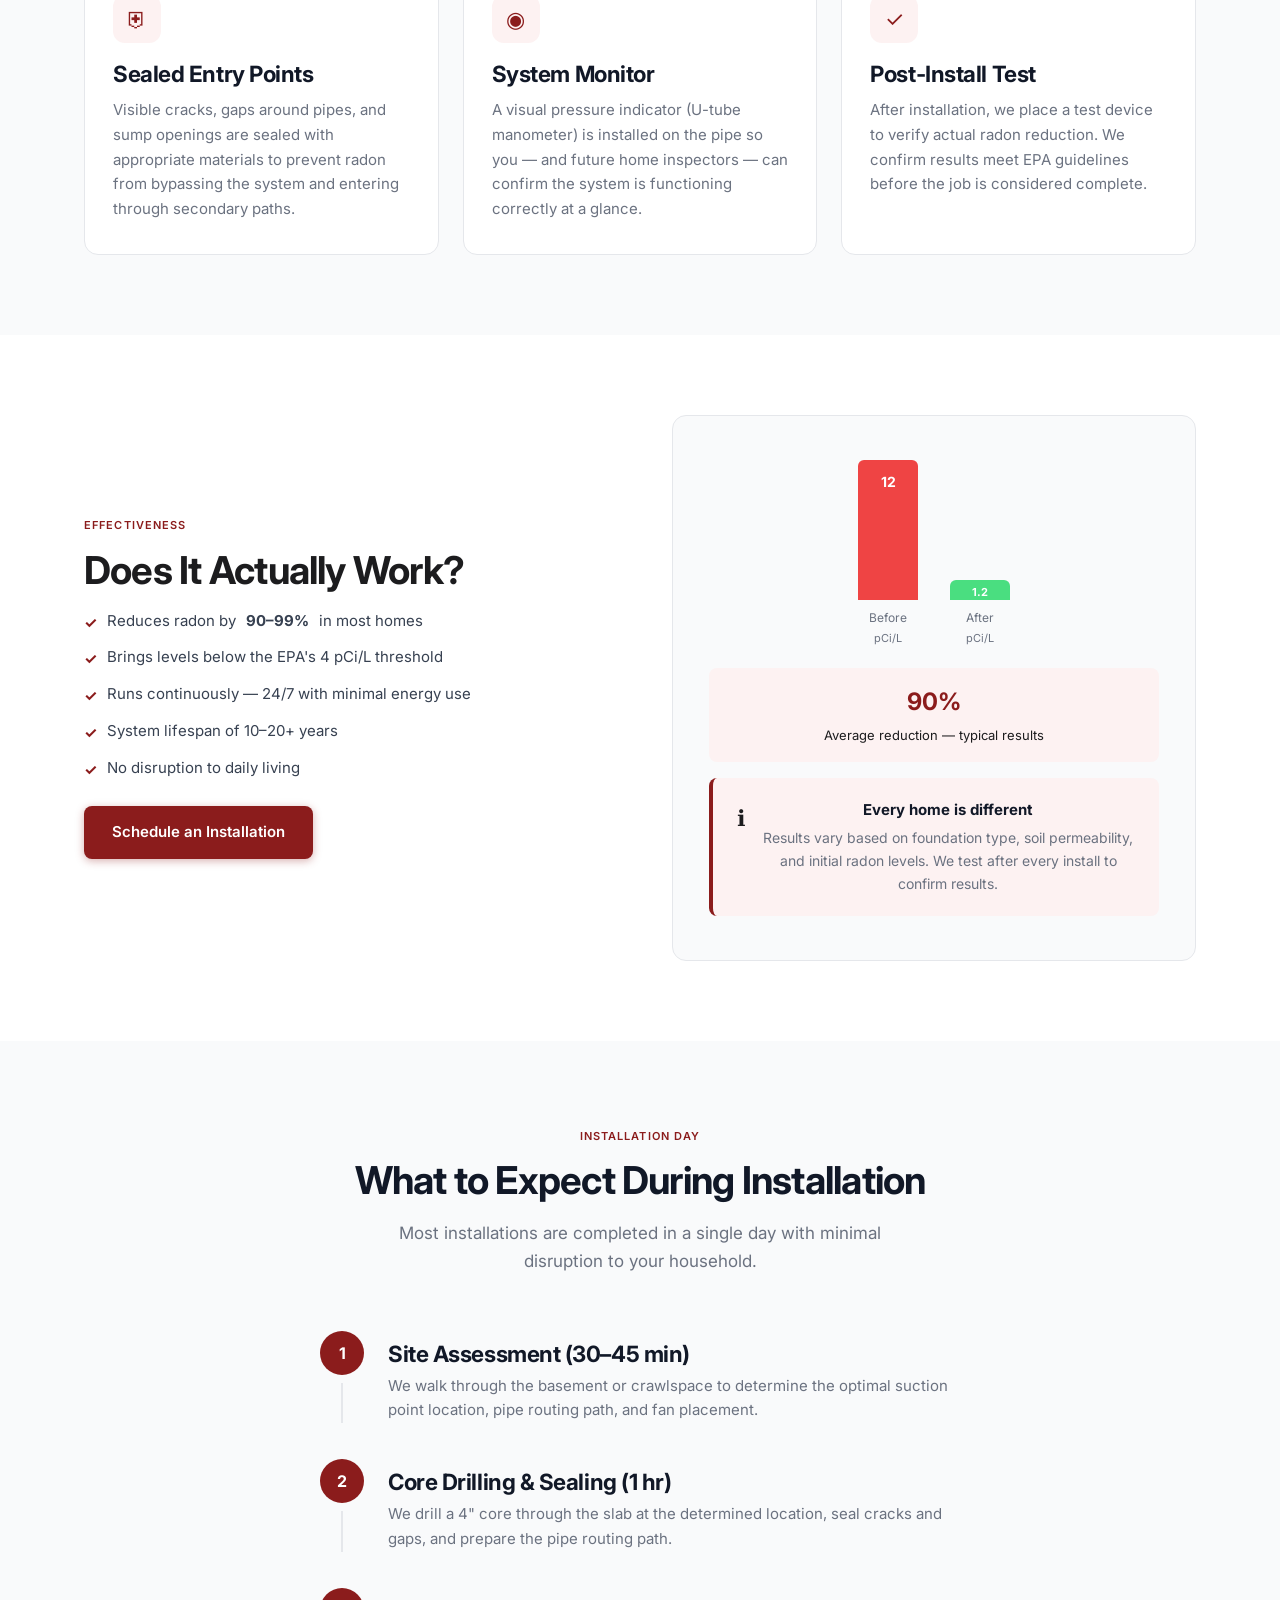
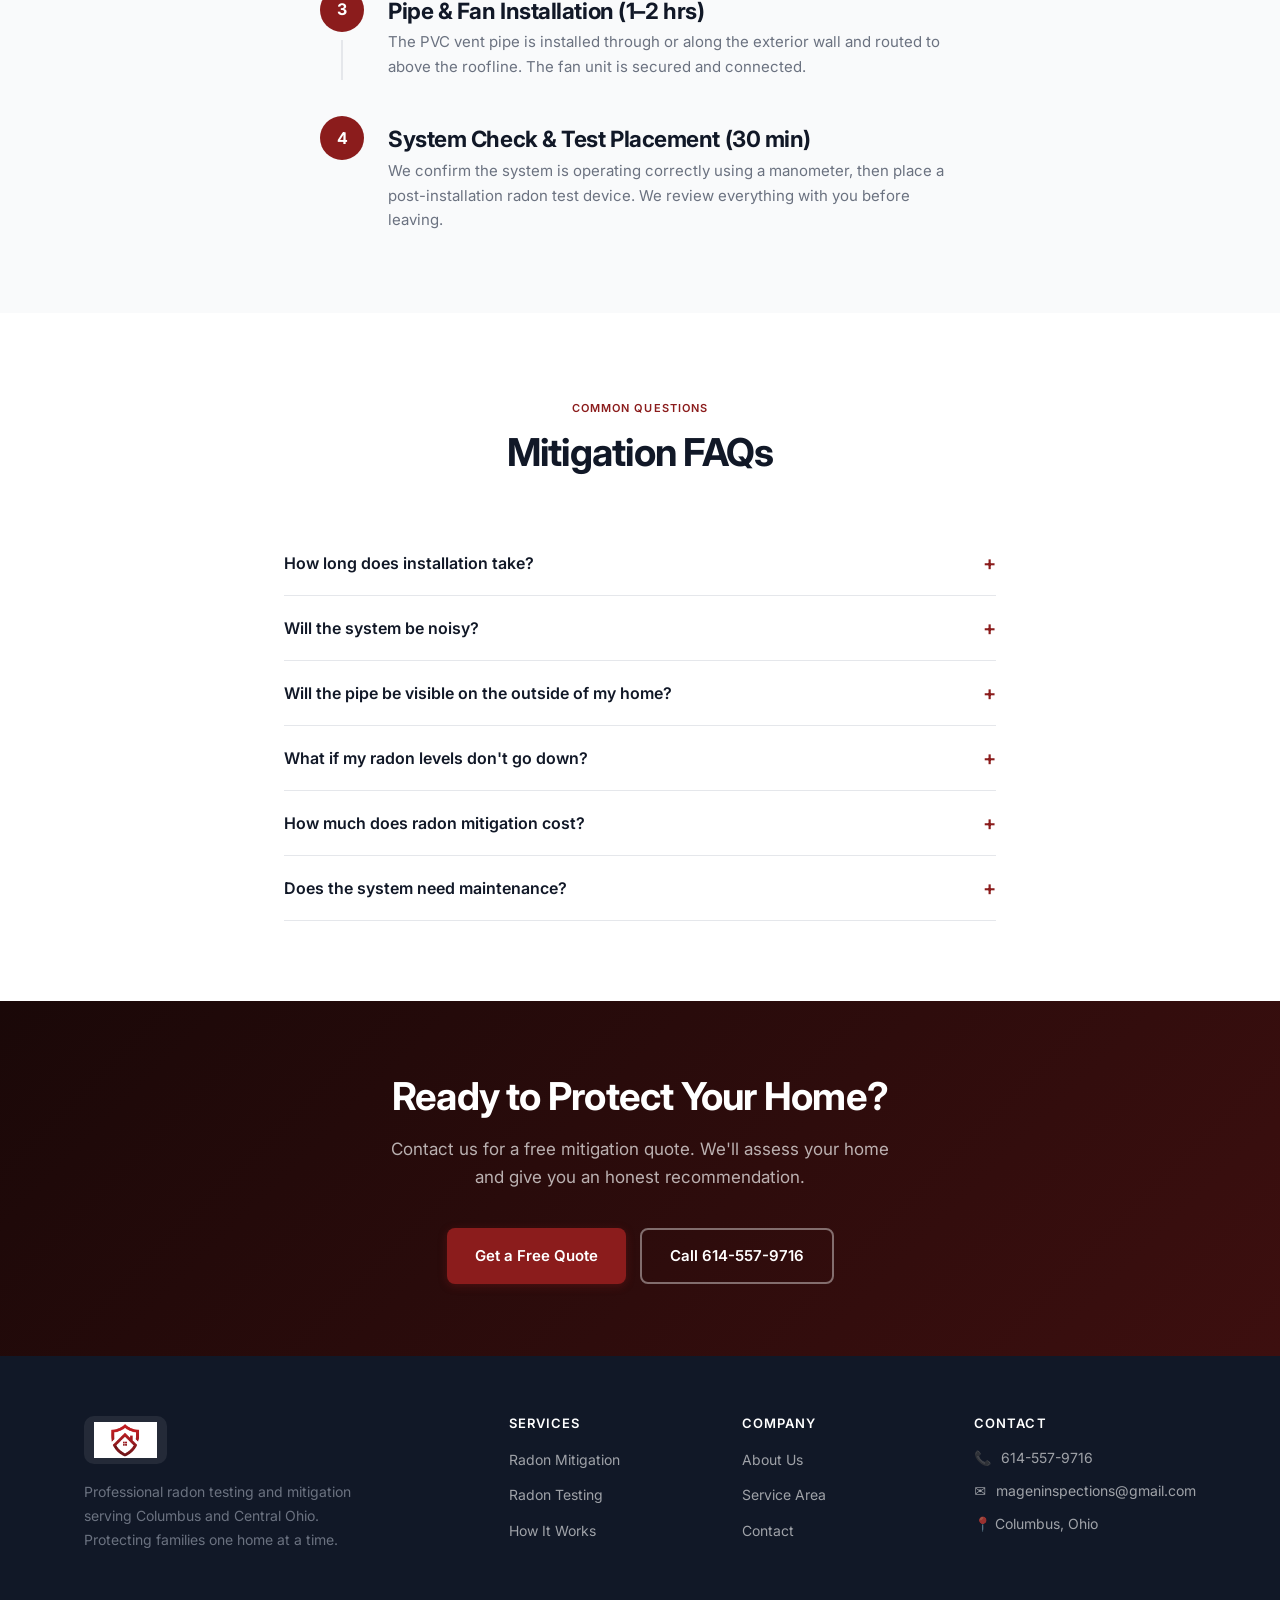
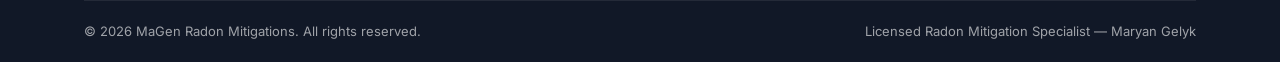
<file: mitigation.html>
<!DOCTYPE html>
<html lang="en">
<head>
  <meta charset="UTF-8" />
  <meta name="viewport" content="width=device-width, initial-scale=1.0" />
  <title>Radon Mitigation — MaGen Radon Mitigations | Columbus, OH</title>
  <meta name="description" content="Expert radon mitigation in Columbus, Ohio. Sub-slab depressurization systems installed by certified specialists. Results guaranteed." />
  <link rel="preconnect" href="https://fonts.googleapis.com" />
  <link rel="preconnect" href="https://fonts.gstatic.com" crossorigin />
  <link href="https://fonts.googleapis.com/css2?family=Inter:wght@400;500;600;700;800&display=swap" rel="stylesheet" />
  <link rel="icon" type="image/svg+xml" href="favicon.svg" />
  <link rel="stylesheet" href="styles.css" />
</head>
<body>

<!-- NAV -->
<nav class="nav">
  <div class="container">
    <div class="nav-inner">
      <a href="index.html" class="nav-logo">
        <img src="images/logo.svg" alt="MaGen Radon Mitigations Logo" />
        <div class="nav-logo-text">
          <span class="nav-logo-name">MaGen Radon Mitigations</span>
          <span class="nav-logo-tagline">Protecting You and Your House</span>
        </div>
      </a>
      <div class="nav-links">
        <div class="nav-dropdown">
          <button class="nav-dropdown-btn">Services <span class="nav-dropdown-arrow">▾</span></button>
          <div class="nav-dropdown-menu">
            <a href="mitigation.html">Radon Mitigation</a>
            <a href="testing.html">Radon Testing</a>
          </div>
        </div>
        <a href="how-it-works.html">How It Works</a>
        <a href="service-area.html">Service Area</a>
        <a href="about.html">About</a>
        <a href="contact.html">Contact</a>
      </div>
      <div class="nav-cta">
        <a href="tel:6145579716" class="nav-phone">614-557-9716</a>
        <span class="nav-sep"></span>
        <a href="contact.html" class="btn btn-primary nav-btn">Get a Quote</a>
      </div>
      <button class="nav-toggle" aria-label="Open menu">
        <span></span><span></span><span></span>
      </button>
    </div>
    <nav class="nav-mobile">
      <div class="nav-mobile-group">Services</div>
      <a href="mitigation.html" class="nav-mobile-sub">Radon Mitigation</a>
      <a href="testing.html" class="nav-mobile-sub">Radon Testing</a>
      <a href="how-it-works.html">How It Works</a>
      <a href="service-area.html">Service Area</a>
      <a href="about.html">About</a>
      <a href="contact.html">Contact</a>
      <div class="nav-mobile-cta">
        <a href="tel:6145579716" class="btn btn-primary">Call 614-557-9716</a>
        <a href="contact.html" class="btn btn-outline-dark">Request a Quote</a>
      </div>
    </nav>
  </div>
</nav>

<!-- PAGE HERO -->
<section class="page-hero">
  <div class="container">
    <nav class="breadcrumb">
      <a href="index.html">Home</a>
      <span class="breadcrumb-sep">/</span>
      <span>Radon Mitigation</span>
    </nav>
    <h1>Radon Mitigation</h1>
    <p>A professionally installed mitigation system will reduce radon levels in your home by up to 99% — permanently.</p>
  </div>
</section>

<!-- WHAT IS MITIGATION -->
<section class="section">
  <div class="container">
    <div class="split">
      <div class="split-text fade-in">
        <div class="split-label">What Is Mitigation?</div>
        <h2>How We Remove Radon From Your Home</h2>
        <p>Radon mitigation uses <strong>sub-slab depressurization (SSD)</strong> — a vent pipe and fan installed beneath your slab that draws radon from the soil and routes it safely above the roofline before it can enter your living space.</p>
        <p>Most systems reduce radon by 90–99% and are installed in a single day.</p>
      </div>
      <div class="split-visual fade-in">
        <!-- System Diagram (SVG) -->
        <div style="text-align:center; padding: 20px;">
          <svg viewBox="0 0 300 320" xmlns="http://www.w3.org/2000/svg" style="max-width:280px; margin:0 auto;">
            <!-- Sky -->
            <rect x="0" y="0" width="300" height="80" fill="#EFF6FF" rx="8"/>
            <!-- Vent output -->
            <text x="150" y="18" text-anchor="middle" font-size="11" fill="#6B7280">↑ Radon vented safely outside</text>
            <line x1="150" y1="22" x2="150" y2="65" stroke="#8B1C1C" stroke-width="4" stroke-dasharray="4,3"/>
            <circle cx="150" cy="65" r="8" fill="#8B1C1C"/>
            <text x="166" y="69" font-size="9" fill="#8B1C1C" font-weight="600">FAN</text>
            <!-- House walls -->
            <rect x="40" y="80" width="220" height="120" fill="white" stroke="#D1D5DB" stroke-width="1.5"/>
            <!-- Roof -->
            <polygon points="20,80 150,20 280,80" fill="none" stroke="#9CA3AF" stroke-width="1.5" stroke-dasharray="4,3"/>
            <!-- Floor -->
            <rect x="40" y="200" width="220" height="14" fill="#D1D5DB"/>
            <text x="150" y="211" text-anchor="middle" font-size="9" fill="#6B7280">Concrete Slab</text>
            <!-- Pipe inside wall -->
            <line x1="150" y1="65" x2="150" y2="200" stroke="#8B1C1C" stroke-width="4"/>
            <!-- Suction point -->
            <circle cx="150" cy="205" r="6" fill="#8B1C1C"/>
            <!-- Soil -->
            <rect x="40" y="214" width="220" height="60" fill="#F3EEE8" stroke="#D1D5DB" stroke-width="1"/>
            <text x="150" y="248" text-anchor="middle" font-size="9" fill="#9CA3AF">Soil / Aggregate</text>
            <!-- Radon arrows in soil -->
            <text x="75" y="235" font-size="10" fill="#8B1C1C" opacity=".6">↑</text>
            <text x="100" y="242" font-size="10" fill="#8B1C1C" opacity=".6">↑</text>
            <text x="190" y="233" font-size="10" fill="#8B1C1C" opacity=".6">↑</text>
            <text x="215" y="240" font-size="10" fill="#8B1C1C" opacity=".6">↑</text>
            <!-- Labels -->
            <text x="50" y="100" font-size="9" fill="#9CA3AF">Living Area</text>
            <text x="50" y="112" font-size="9" fill="#9CA3AF">(Protected)</text>
            <text x="168" y="148" font-size="9" fill="#8B1C1C">Vent Pipe</text>
            <!-- Bedrock -->
            <rect x="40" y="274" width="220" height="20" fill="#E5E7EB" rx="0 0 4 4"/>
            <text x="150" y="287" text-anchor="middle" font-size="9" fill="#9CA3AF">Bedrock / Foundation</text>
          </svg>
          <p style="font-size:12px; color:var(--gray-400); margin-top:8px;">Sub-slab depressurization system diagram</p>
        </div>
      </div>
    </div>
  </div>
</section>

<!-- HOW SYSTEM WORKS -->
<section class="section bg-gray">
  <div class="container">
    <div class="section-header fade-in">
      <span class="section-label">System Components</span>
      <h2>What Makes Up a Mitigation System</h2>
      <p>Each installation is designed specifically for your home's foundation type and soil conditions.</p>
    </div>
    <div class="grid-3">
      <div class="card fade-in">
        <div class="card-icon">⬇</div>
        <h3>Suction Point</h3>
        <p>A hole is drilled through your concrete slab, creating direct access to the soil and aggregate beneath. This is where radon is captured before it enters your living space.</p>
      </div>
      <div class="card fade-in">
        <div class="card-icon">↑</div>
        <h3>PVC Vent Pipe</h3>
        <p>A sealed pipe routes captured radon from the suction point, up through or along the exterior of your home, and terminates safely above the roofline — well away from windows and doors.</p>
      </div>
      <div class="card fade-in">
        <div class="card-icon">⊕</div>
        <h3>Inline Fan Unit</h3>
        <p>A continuously running, energy-efficient fan maintains constant negative pressure beneath the slab. Most fans are nearly silent and consume minimal electricity — similar to a light bulb.</p>
      </div>
      <div class="card fade-in">
        <div class="card-icon">⛨</div>
        <h3>Sealed Entry Points</h3>
        <p>Visible cracks, gaps around pipes, and sump openings are sealed with appropriate materials to prevent radon from bypassing the system and entering through secondary paths.</p>
      </div>
      <div class="card fade-in">
        <div class="card-icon">◉</div>
        <h3>System Monitor</h3>
        <p>A visual pressure indicator (U-tube manometer) is installed on the pipe so you — and future home inspectors — can confirm the system is functioning correctly at a glance.</p>
      </div>
      <div class="card fade-in">
        <div class="card-icon">✓</div>
        <h3>Post-Install Test</h3>
        <p>After installation, we place a test device to verify actual radon reduction. We confirm results meet EPA guidelines before the job is considered complete.</p>
      </div>
    </div>
  </div>
</section>

<!-- EFFECTIVENESS -->
<section class="section">
  <div class="container">
    <div class="split fade-in">
      <div class="split-text">
        <div class="split-label">Effectiveness</div>
        <h2>Does It Actually Work?</h2>
        <ul class="checklist" style="margin-bottom:24px;">
          <li>Reduces radon by <strong>90–99%</strong> in most homes</li>
          <li>Brings levels below the EPA's 4 pCi/L threshold</li>
          <li>Runs continuously — 24/7 with minimal energy use</li>
          <li>System lifespan of 10–20+ years</li>
          <li>No disruption to daily living</li>
        </ul>
        <a href="contact.html" class="btn btn-primary">Schedule an Installation</a>
      </div>
      <div class="split-visual">
        <div style="text-align:center; padding:8px 0;">
          <div style="display:flex; align-items:flex-end; justify-content:center; gap:32px; margin-bottom:20px;">
            <div style="text-align:center;">
              <div style="height:140px; width:60px; background:#EF4444; border-radius:6px 6px 0 0; margin:0 auto; display:flex; align-items:flex-start; justify-content:center; padding-top:10px;">
                <span style="color:white; font-weight:700; font-size:14px;">12</span>
              </div>
              <div style="font-size:12px; color:var(--gray-500); margin-top:8px;">Before<br/><span style="font-size:11px;">pCi/L</span></div>
            </div>
            <div style="text-align:center;">
              <div style="height:20px; width:60px; background:#4ADE80; border-radius:6px 6px 0 0; margin:0 auto; display:flex; align-items:flex-start; justify-content:center; padding-top:3px;">
                <span style="color:white; font-weight:700; font-size:11px;">1.2</span>
              </div>
              <div style="font-size:12px; color:var(--gray-500); margin-top:8px;">After<br/><span style="font-size:11px;">pCi/L</span></div>
            </div>
          </div>
          <div style="background:var(--red-muted); border-radius:8px; padding:14px; margin-bottom:16px;">
            <strong style="color:var(--red); font-size:1.5rem; display:block;">90%</strong>
            <span style="font-size:13px; color:var(--gray-600);">Average reduction — typical results</span>
          </div>
          <div class="alert-box">
            <div class="alert-box-icon">ℹ</div>
            <div>
              <strong>Every home is different</strong>
              <p>Results vary based on foundation type, soil permeability, and initial radon levels. We test after every install to confirm results.</p>
            </div>
          </div>
        </div>
      </div>
    </div>
  </div>
</section>

<!-- WHAT TO EXPECT -->
<section class="section bg-gray">
  <div class="container">
    <div class="section-header fade-in">
      <span class="section-label">Installation Day</span>
      <h2>What to Expect During Installation</h2>
      <p>Most installations are completed in a single day with minimal disruption to your household.</p>
    </div>
    <div style="max-width:640px; margin:0 auto;">
      <div class="steps">
        <div class="step fade-in">
          <div class="step-left"><div class="step-num">1</div><div class="step-line"></div></div>
          <div class="step-content"><h3>Site Assessment (30–45 min)</h3><p>We walk through the basement or crawlspace to determine the optimal suction point location, pipe routing path, and fan placement.</p></div>
        </div>
        <div class="step fade-in">
          <div class="step-left"><div class="step-num">2</div><div class="step-line"></div></div>
          <div class="step-content"><h3>Core Drilling & Sealing (1 hr)</h3><p>We drill a 4" core through the slab at the determined location, seal cracks and gaps, and prepare the pipe routing path.</p></div>
        </div>
        <div class="step fade-in">
          <div class="step-left"><div class="step-num">3</div><div class="step-line"></div></div>
          <div class="step-content"><h3>Pipe & Fan Installation (1–2 hrs)</h3><p>The PVC vent pipe is installed through or along the exterior wall and routed to above the roofline. The fan unit is secured and connected.</p></div>
        </div>
        <div class="step fade-in">
          <div class="step-left"><div class="step-num">4</div><div class="step-line"></div></div>
          <div class="step-content"><h3>System Check & Test Placement (30 min)</h3><p>We confirm the system is operating correctly using a manometer, then place a post-installation radon test device. We review everything with you before leaving.</p></div>
        </div>
      </div>
    </div>
  </div>
</section>

<!-- FAQ -->
<section class="section">
  <div class="container" style="max-width:760px;">
    <div class="section-header fade-in">
      <span class="section-label">Common Questions</span>
      <h2>Mitigation FAQs</h2>
    </div>
    <div class="fade-in">
      <div class="faq-item">
        <button class="faq-question">How long does installation take? <span class="faq-icon">+</span></button>
        <div class="faq-answer">Most residential radon mitigation systems are installed in a single day — typically 3–5 hours. Complex foundations or larger homes may require additional time.</div>
      </div>
      <div class="faq-item">
        <button class="faq-question">Will the system be noisy? <span class="faq-icon">+</span></button>
        <div class="faq-answer">No. Modern radon mitigation fans are very quiet — similar to a refrigerator hum. You typically won't notice it from living areas. The fan runs continuously but uses very little power.</div>
      </div>
      <div class="faq-item">
        <button class="faq-question">Will the pipe be visible on the outside of my home? <span class="faq-icon">+</span></button>
        <div class="faq-answer">A PVC pipe will be routed along the exterior of your home and above the roofline. We take care to route it in the least conspicuous location possible, typically on a less visible side of the house. The pipe is painted to match your home's exterior when possible.</div>
      </div>
      <div class="faq-item">
        <button class="faq-question">What if my radon levels don't go down? <span class="faq-icon">+</span></button>
        <div class="faq-answer">We stand behind our work. If post-installation testing shows levels haven't reached the EPA's recommended threshold, we'll return to adjust or expand the system at no additional charge until the problem is resolved.</div>
      </div>
      <div class="faq-item">
        <button class="faq-question">How much does radon mitigation cost? <span class="faq-icon">+</span></button>
        <div class="faq-answer">Cost varies based on your foundation type, home size, and system requirements. Contact us for a free, no-obligation quote. Most residential systems are very affordable and a one-time investment that protects your family permanently.</div>
      </div>
      <div class="faq-item">
        <button class="faq-question">Does the system need maintenance? <span class="faq-icon">+</span></button>
        <div class="faq-answer">Radon mitigation systems require very little maintenance. You should visually check the manometer gauge periodically to confirm the system is running. Fan units may need replacement after 10–15 years. We recommend re-testing radon levels every 2 years.</div>
      </div>
    </div>
  </div>
</section>

<!-- CTA -->
<section class="cta-banner">
  <div class="container fade-in">
    <h2>Ready to Protect Your Home?</h2>
    <p>Contact us for a free mitigation quote. We'll assess your home and give you an honest recommendation.</p>
    <div class="cta-banner-actions">
      <a href="contact.html" class="btn btn-primary">Get a Free Quote</a>
      <a href="tel:6145579716" class="btn btn-outline">Call 614-557-9716</a>
    </div>
  </div>
</section>

<!-- FOOTER -->
<footer class="footer">
  <div class="container">
    <div class="footer-grid">
      <div class="footer-brand">
        <img src="images/logo.svg" alt="MaGen Radon Mitigations" />
        <p>Professional radon testing and mitigation serving Columbus and Central Ohio. Protecting families one home at a time.</p>
      </div>
      <div class="footer-col">
        <h4>Services</h4>
        <ul>
          <li><a href="mitigation.html">Radon Mitigation</a></li>
          <li><a href="testing.html">Radon Testing</a></li>
          <li><a href="how-it-works.html">How It Works</a></li>
        </ul>
      </div>
      <div class="footer-col">
        <h4>Company</h4>
        <ul>
          <li><a href="about.html">About Us</a></li>
          <li><a href="service-area.html">Service Area</a></li>
          <li><a href="contact.html">Contact</a></li>
        </ul>
      </div>
      <div class="footer-col">
        <h4>Contact</h4>
        <div class="footer-contact-item">📞 <a href="tel:6145579716">614-557-9716</a></div>
        <div class="footer-contact-item">✉ <a href="mailto:mageninspections@gmail.com">mageninspections@gmail.com</a></div>
        <div class="footer-contact-item">📍 Columbus, Ohio</div>
      </div>
    </div>
    <div class="footer-bottom">
      <span>&copy; 2026 MaGen Radon Mitigations. All rights reserved.</span>
      <span>Licensed Radon Mitigation Specialist — Maryan Gelyk</span>
    </div>
  </div>
</footer>

<script src="main.js"></script>
</body>
</html>
</file>
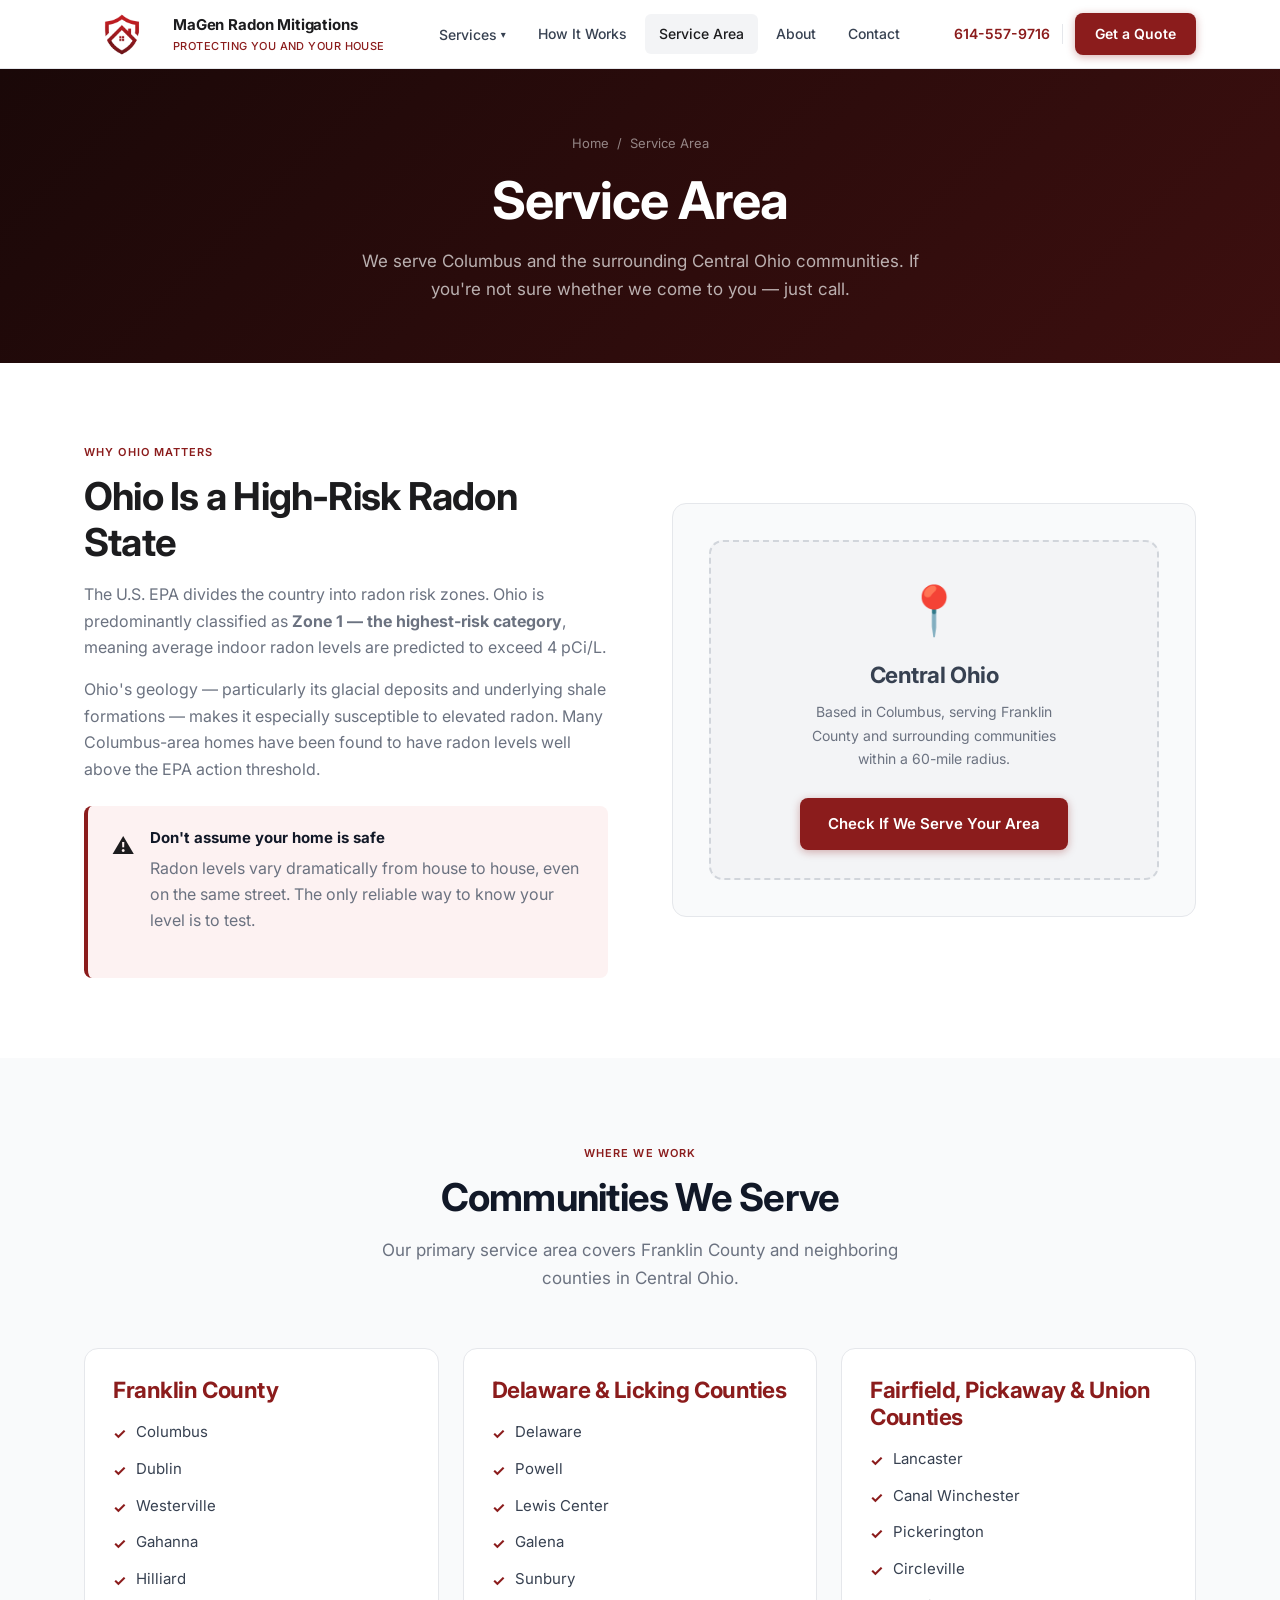
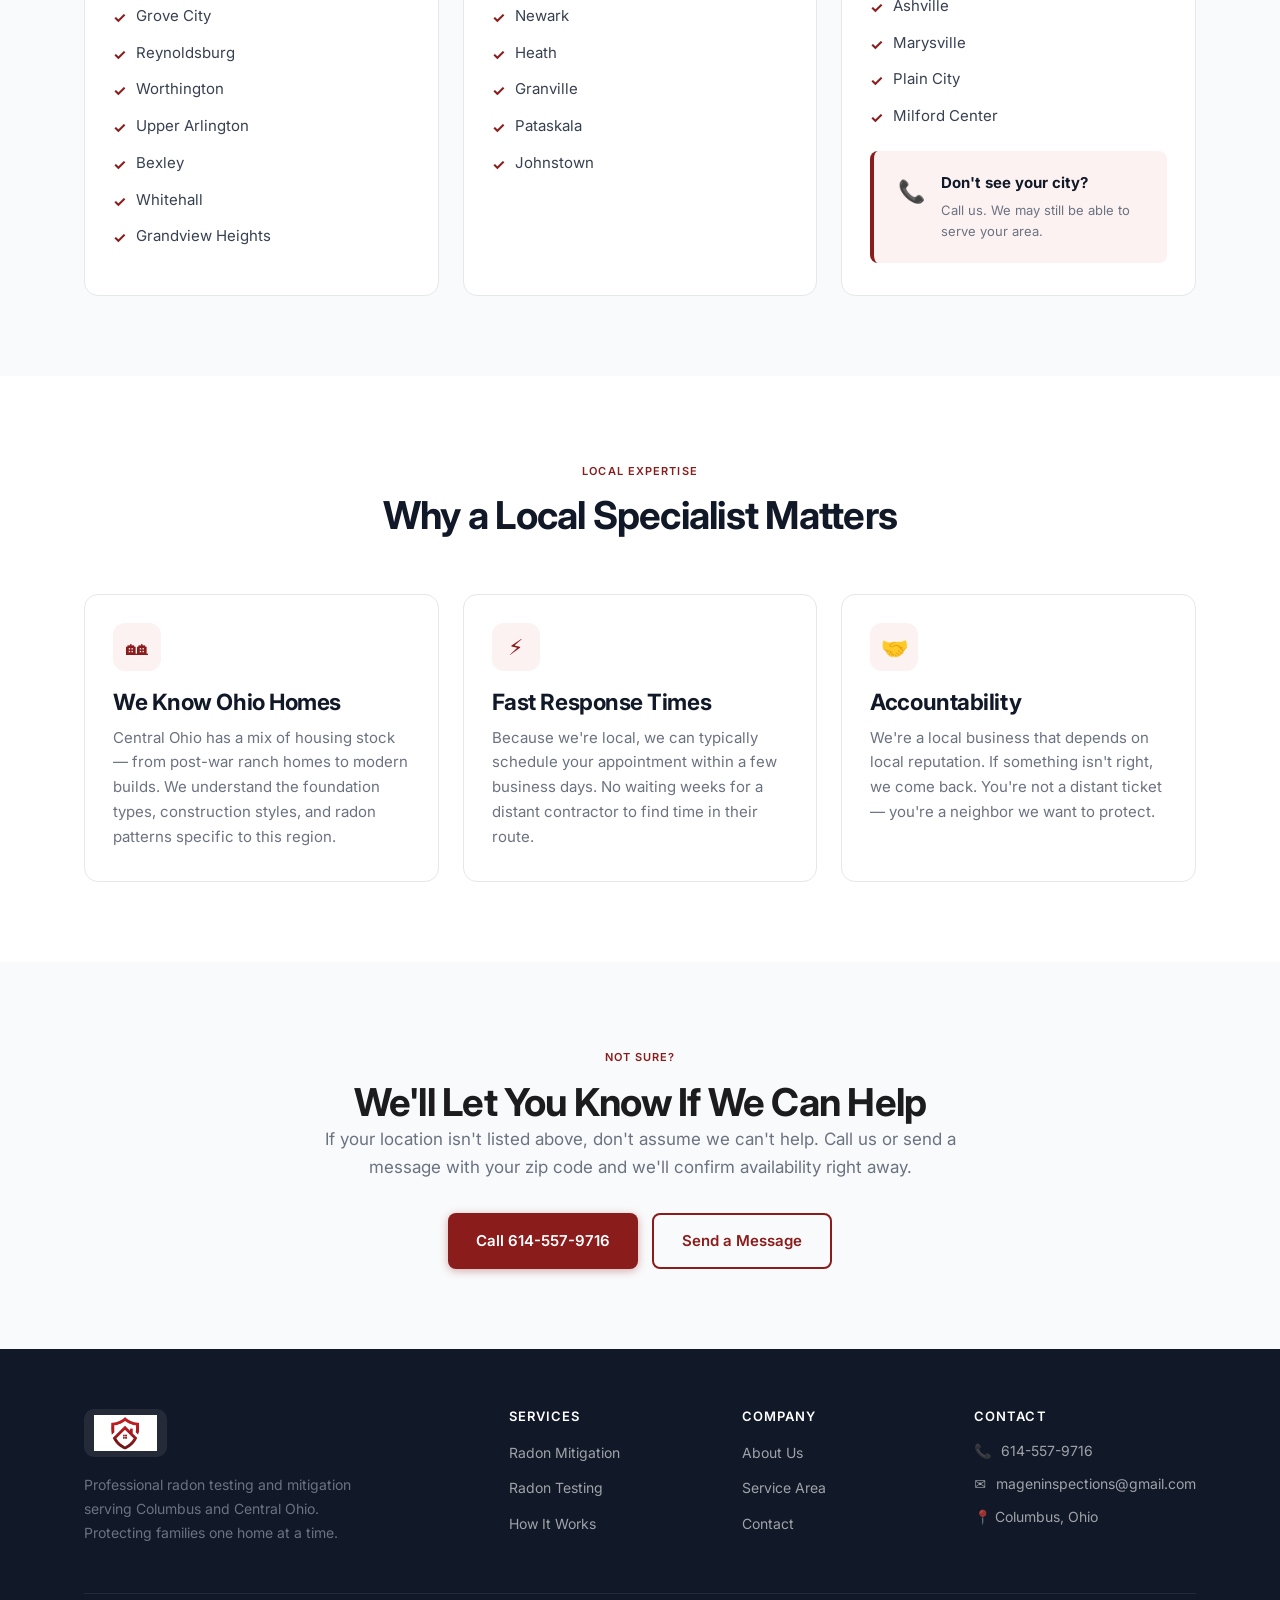
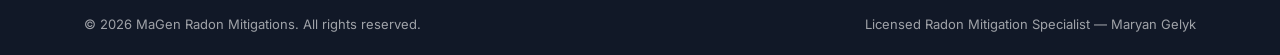
<file: service-area.html>
<!DOCTYPE html>
<html lang="en">
<head>
  <meta charset="UTF-8" />
  <meta name="viewport" content="width=device-width, initial-scale=1.0" />
  <title>Service Area — MaGen Radon Mitigations | Central Ohio</title>
  <meta name="description" content="MaGen Radon Mitigations serves Columbus and Central Ohio including Dublin, Westerville, Gahanna, Hilliard, Grove City, and surrounding communities." />
  <link rel="preconnect" href="https://fonts.googleapis.com" />
  <link rel="preconnect" href="https://fonts.gstatic.com" crossorigin />
  <link href="https://fonts.googleapis.com/css2?family=Inter:wght@400;500;600;700;800&display=swap" rel="stylesheet" />
  <link rel="icon" type="image/svg+xml" href="favicon.svg" />
  <link rel="stylesheet" href="styles.css" />
</head>
<body>

<!-- NAV -->
<nav class="nav">
  <div class="container">
    <div class="nav-inner">
      <a href="index.html" class="nav-logo">
        <img src="images/logo.svg" alt="MaGen Radon Mitigations Logo" />
        <div class="nav-logo-text">
          <span class="nav-logo-name">MaGen Radon Mitigations</span>
          <span class="nav-logo-tagline">Protecting You and Your House</span>
        </div>
      </a>
      <div class="nav-links">
        <div class="nav-dropdown">
          <button class="nav-dropdown-btn">Services <span class="nav-dropdown-arrow">▾</span></button>
          <div class="nav-dropdown-menu">
            <a href="mitigation.html">Radon Mitigation</a>
            <a href="testing.html">Radon Testing</a>
          </div>
        </div>
        <a href="how-it-works.html">How It Works</a>
        <a href="service-area.html">Service Area</a>
        <a href="about.html">About</a>
        <a href="contact.html">Contact</a>
      </div>
      <div class="nav-cta">
        <a href="tel:6145579716" class="nav-phone">614-557-9716</a>
        <span class="nav-sep"></span>
        <a href="contact.html" class="btn btn-primary nav-btn">Get a Quote</a>
      </div>
      <button class="nav-toggle" aria-label="Open menu">
        <span></span><span></span><span></span>
      </button>
    </div>
    <nav class="nav-mobile">
      <div class="nav-mobile-group">Services</div>
      <a href="mitigation.html" class="nav-mobile-sub">Radon Mitigation</a>
      <a href="testing.html" class="nav-mobile-sub">Radon Testing</a>
      <a href="how-it-works.html">How It Works</a>
      <a href="service-area.html">Service Area</a>
      <a href="about.html">About</a>
      <a href="contact.html">Contact</a>
      <div class="nav-mobile-cta">
        <a href="tel:6145579716" class="btn btn-primary">Call 614-557-9716</a>
        <a href="contact.html" class="btn btn-outline-dark">Request a Quote</a>
      </div>
    </nav>
  </div>
</nav>

<!-- PAGE HERO -->
<section class="page-hero">
  <div class="container">
    <nav class="breadcrumb">
      <a href="index.html">Home</a>
      <span class="breadcrumb-sep">/</span>
      <span>Service Area</span>
    </nav>
    <h1>Service Area</h1>
    <p>We serve Columbus and the surrounding Central Ohio communities. If you're not sure whether we come to you — just call.</p>
  </div>
</section>

<!-- RADON ZONE INFO -->
<section class="section">
  <div class="container">
    <div class="split">
      <div class="split-text fade-in">
        <div class="split-label">Why Ohio Matters</div>
        <h2>Ohio Is a High-Risk Radon State</h2>
        <p>The U.S. EPA divides the country into radon risk zones. Ohio is predominantly classified as <strong>Zone 1 — the highest-risk category</strong>, meaning average indoor radon levels are predicted to exceed 4 pCi/L.</p>
        <p>Ohio's geology — particularly its glacial deposits and underlying shale formations — makes it especially susceptible to elevated radon. Many Columbus-area homes have been found to have radon levels well above the EPA action threshold.</p>
        <div class="alert-box" style="margin-top: 20px;">
          <div class="alert-box-icon">⚠</div>
          <div>
            <strong>Don't assume your home is safe</strong>
            <p>Radon levels vary dramatically from house to house, even on the same street. The only reliable way to know your level is to test.</p>
          </div>
        </div>
      </div>
      <div class="split-visual fade-in">
        <div class="map-placeholder">
          <div class="map-placeholder-icon">📍</div>
          <h3>Central Ohio</h3>
          <p>Based in Columbus, serving Franklin County and surrounding communities within a 60-mile radius.</p>
          <a href="contact.html" class="btn btn-primary" style="margin-top:16px;">Check If We Serve Your Area</a>
        </div>
      </div>
    </div>
  </div>
</section>

<!-- SERVICE LOCATIONS -->
<section class="section bg-gray">
  <div class="container">
    <div class="section-header fade-in">
      <span class="section-label">Where We Work</span>
      <h2>Communities We Serve</h2>
      <p>Our primary service area covers Franklin County and neighboring counties in Central Ohio.</p>
    </div>
    <div class="grid-3 fade-in">

      <div class="card">
        <h3 style="color:var(--red); margin-bottom:16px;">Franklin County</h3>
        <ul class="checklist" style="font-size:14px;">
          <li>Columbus</li>
          <li>Dublin</li>
          <li>Westerville</li>
          <li>Gahanna</li>
          <li>Hilliard</li>
          <li>Grove City</li>
          <li>Reynoldsburg</li>
          <li>Worthington</li>
          <li>Upper Arlington</li>
          <li>Bexley</li>
          <li>Whitehall</li>
          <li>Grandview Heights</li>
        </ul>
      </div>

      <div class="card">
        <h3 style="color:var(--red); margin-bottom:16px;">Delaware & Licking Counties</h3>
        <ul class="checklist" style="font-size:14px;">
          <li>Delaware</li>
          <li>Powell</li>
          <li>Lewis Center</li>
          <li>Galena</li>
          <li>Sunbury</li>
          <li>Newark</li>
          <li>Heath</li>
          <li>Granville</li>
          <li>Pataskala</li>
          <li>Johnstown</li>
        </ul>
      </div>

      <div class="card">
        <h3 style="color:var(--red); margin-bottom:16px;">Fairfield, Pickaway & Union Counties</h3>
        <ul class="checklist" style="font-size:14px;">
          <li>Lancaster</li>
          <li>Canal Winchester</li>
          <li>Pickerington</li>
          <li>Circleville</li>
          <li>Ashville</li>
          <li>Marysville</li>
          <li>Plain City</li>
          <li>Milford Center</li>
        </ul>
        <div class="alert-box" style="margin-top: 20px;">
          <div class="alert-box-icon">📞</div>
          <div>
            <strong>Don't see your city?</strong>
            <p style="font-size:13px;">Call us. We may still be able to serve your area.</p>
          </div>
        </div>
      </div>

    </div>
  </div>
</section>

<!-- WHY LOCAL MATTERS -->
<section class="section">
  <div class="container">
    <div class="section-header fade-in">
      <span class="section-label">Local Expertise</span>
      <h2>Why a Local Specialist Matters</h2>
    </div>
    <div class="grid-3">
      <div class="card fade-in">
        <div class="card-icon">🏘</div>
        <h3>We Know Ohio Homes</h3>
        <p>Central Ohio has a mix of housing stock — from post-war ranch homes to modern builds. We understand the foundation types, construction styles, and radon patterns specific to this region.</p>
      </div>
      <div class="card fade-in">
        <div class="card-icon">⚡</div>
        <h3>Fast Response Times</h3>
        <p>Because we're local, we can typically schedule your appointment within a few business days. No waiting weeks for a distant contractor to find time in their route.</p>
      </div>
      <div class="card fade-in">
        <div class="card-icon">🤝</div>
        <h3>Accountability</h3>
        <p>We're a local business that depends on local reputation. If something isn't right, we come back. You're not a distant ticket — you're a neighbor we want to protect.</p>
      </div>
    </div>
  </div>
</section>

<!-- NOT SURE SECTION -->
<section class="section bg-gray">
  <div class="container" style="max-width: 720px; text-align: center;">
    <div class="fade-in">
      <span class="section-label">Not Sure?</span>
      <h2>We'll Let You Know If We Can Help</h2>
      <p style="font-size: 17px; margin-bottom: 32px;">If your location isn't listed above, don't assume we can't help. Call us or send a message with your zip code and we'll confirm availability right away.</p>
      <div style="display: flex; justify-content: center; gap: 14px; flex-wrap: wrap;">
        <a href="tel:6145579716" class="btn btn-primary">Call 614-557-9716</a>
        <a href="contact.html" class="btn btn-outline-dark">Send a Message</a>
      </div>
    </div>
  </div>
</section>

<!-- FOOTER -->
<footer class="footer">
  <div class="container">
    <div class="footer-grid">
      <div class="footer-brand">
        <img src="images/logo.svg" alt="MaGen Radon Mitigations" />
        <p>Professional radon testing and mitigation serving Columbus and Central Ohio. Protecting families one home at a time.</p>
      </div>
      <div class="footer-col">
        <h4>Services</h4>
        <ul>
          <li><a href="mitigation.html">Radon Mitigation</a></li>
          <li><a href="testing.html">Radon Testing</a></li>
          <li><a href="how-it-works.html">How It Works</a></li>
        </ul>
      </div>
      <div class="footer-col">
        <h4>Company</h4>
        <ul>
          <li><a href="about.html">About Us</a></li>
          <li><a href="service-area.html">Service Area</a></li>
          <li><a href="contact.html">Contact</a></li>
        </ul>
      </div>
      <div class="footer-col">
        <h4>Contact</h4>
        <div class="footer-contact-item">📞 <a href="tel:6145579716">614-557-9716</a></div>
        <div class="footer-contact-item">✉ <a href="mailto:mageninspections@gmail.com">mageninspections@gmail.com</a></div>
        <div class="footer-contact-item">📍 Columbus, Ohio</div>
      </div>
    </div>
    <div class="footer-bottom">
      <span>&copy; 2026 MaGen Radon Mitigations. All rights reserved.</span>
      <span>Licensed Radon Mitigation Specialist — Maryan Gelyk</span>
    </div>
  </div>
</footer>

<script src="main.js"></script>
</body>
</html>
</file>
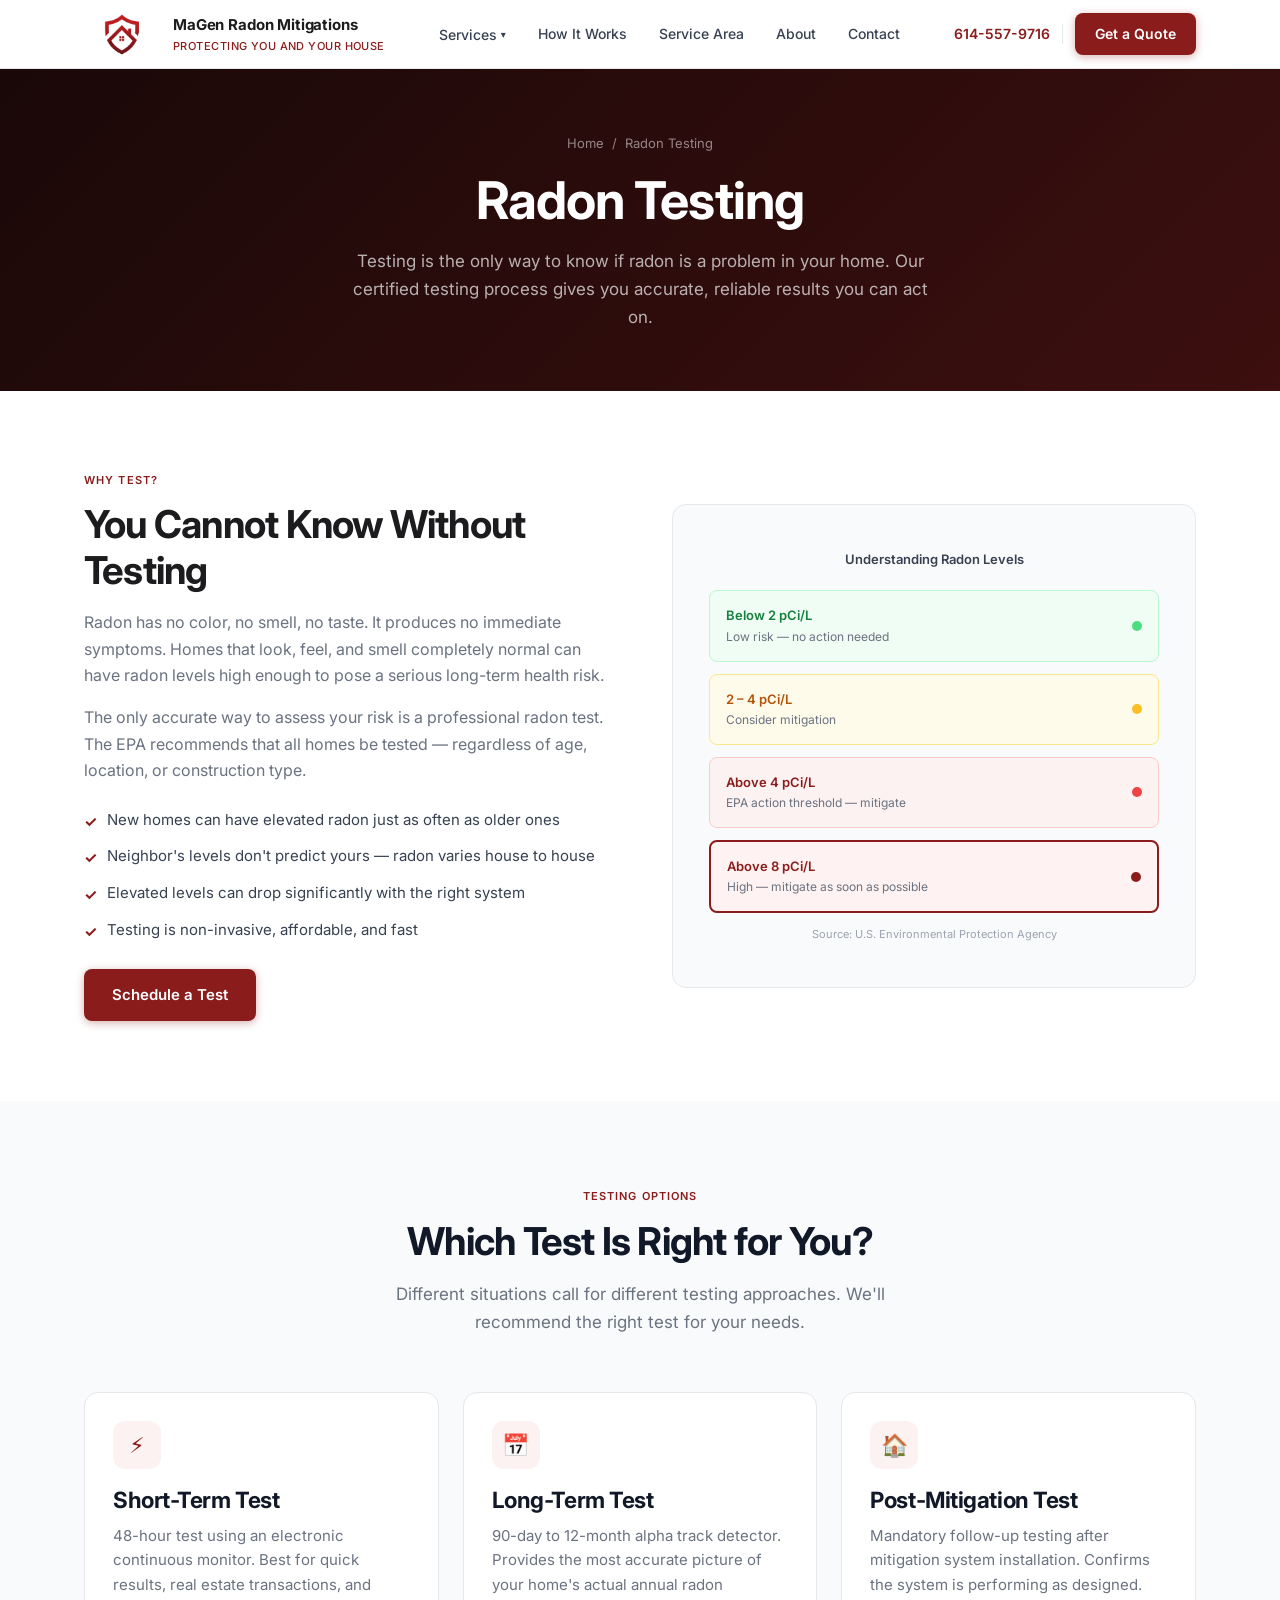
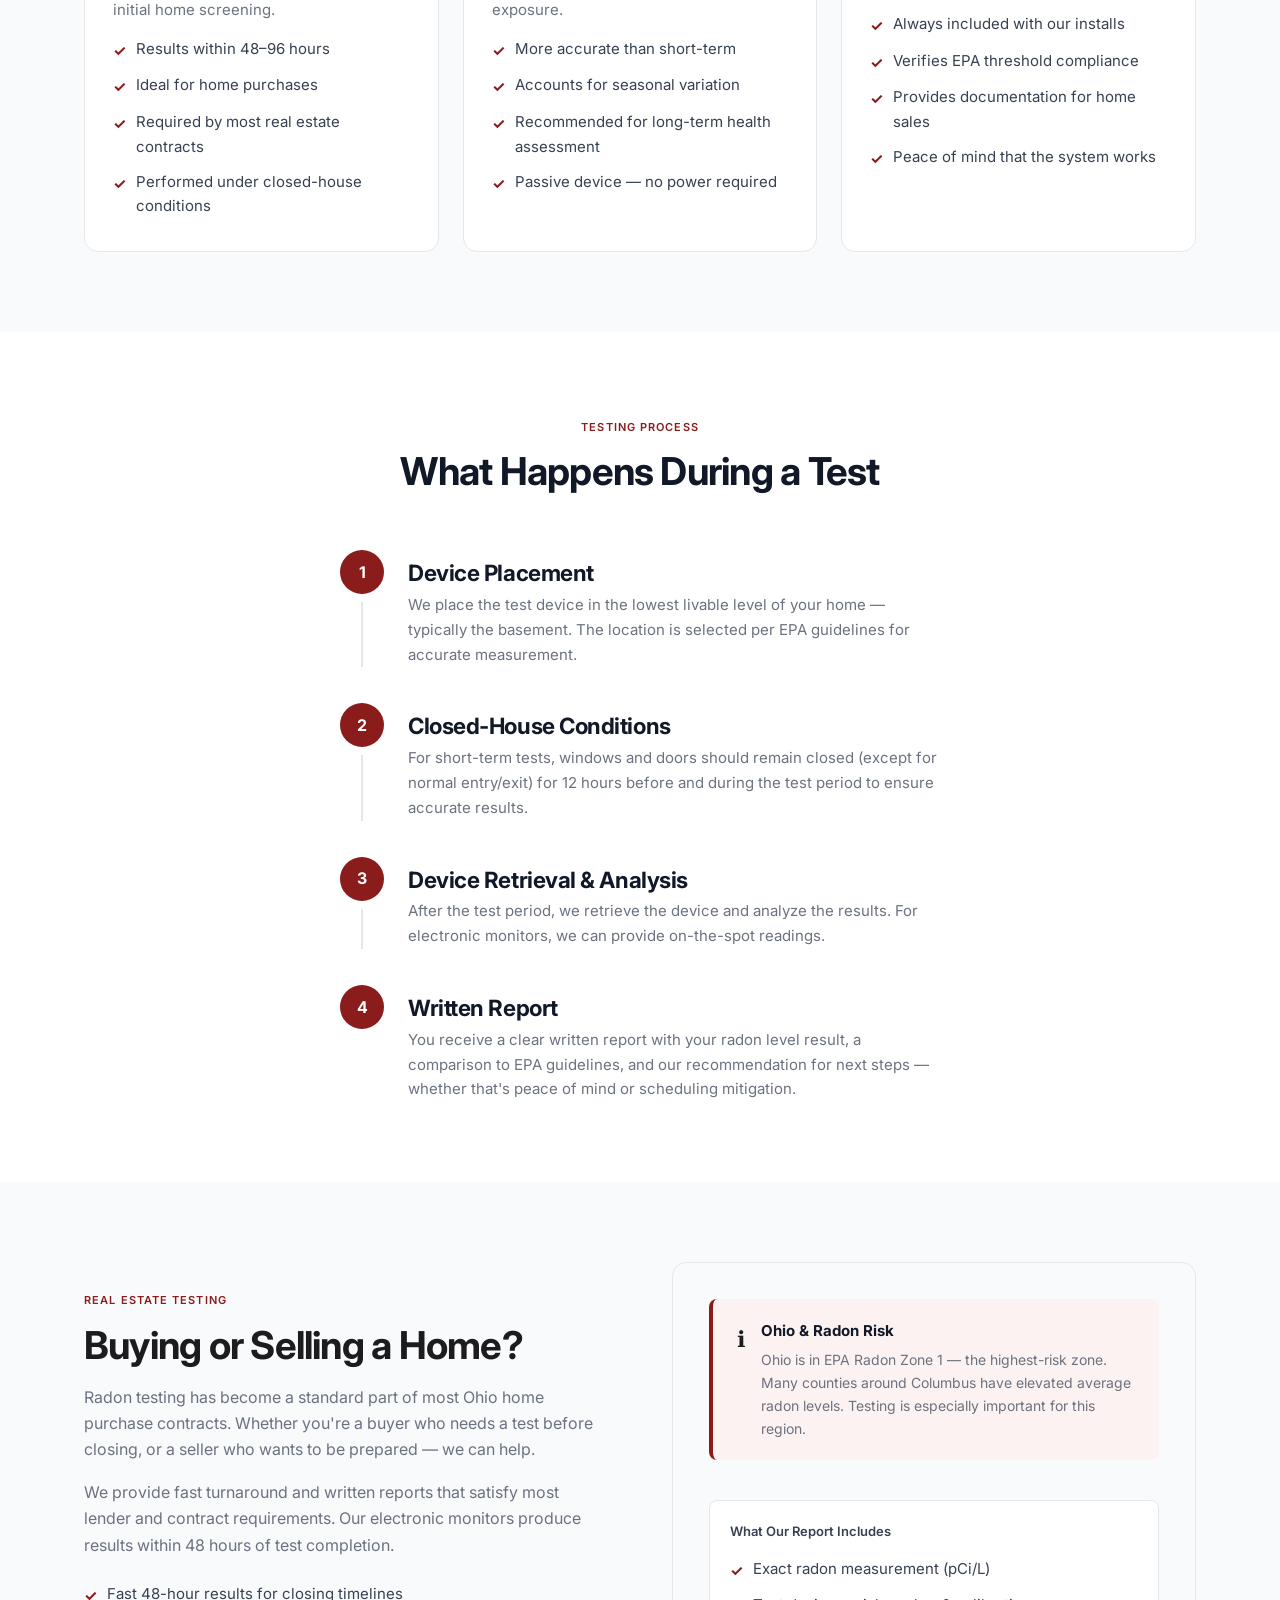
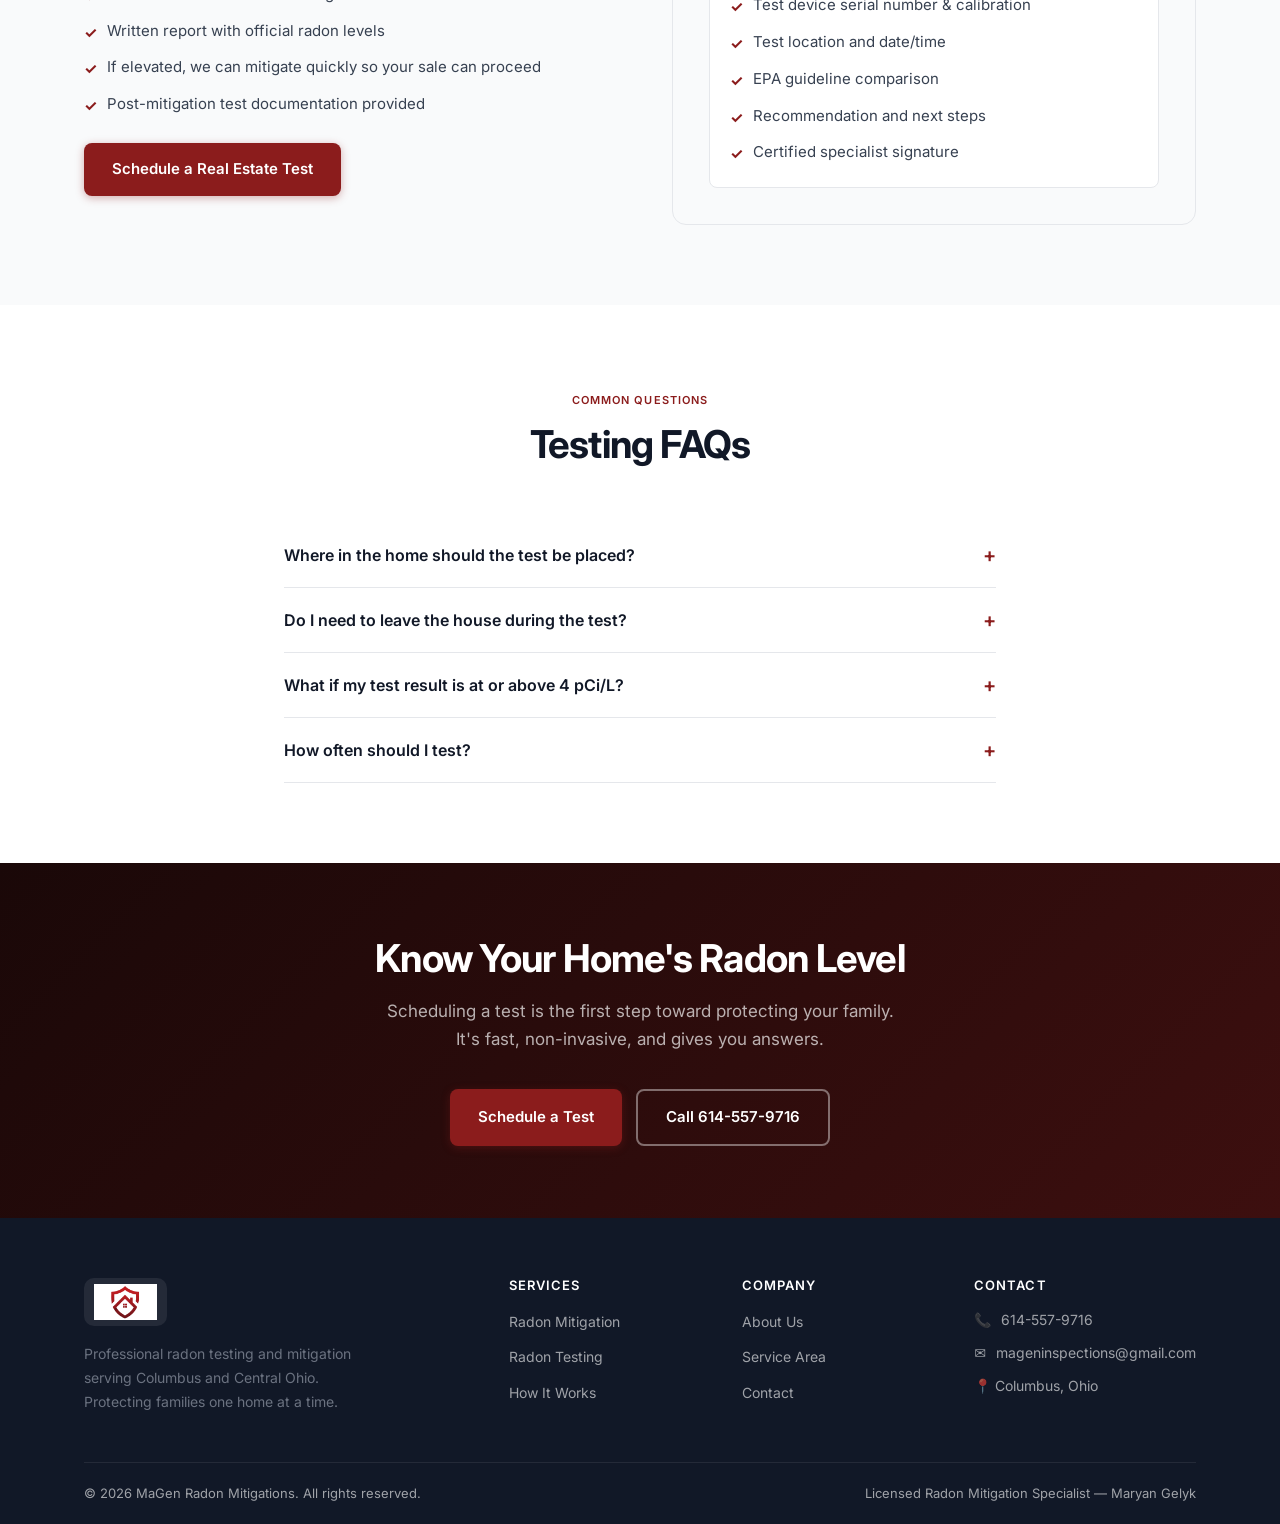
<file: testing.html>
<!DOCTYPE html>
<html lang="en">
<head>
  <meta charset="UTF-8" />
  <meta name="viewport" content="width=device-width, initial-scale=1.0" />
  <title>Radon Testing — MaGen Radon Mitigations | Columbus, OH</title>
  <meta name="description" content="Professional radon testing in Columbus, Ohio. Accurate short-term and long-term testing for homes and real estate transactions." />
  <link rel="preconnect" href="https://fonts.googleapis.com" />
  <link rel="preconnect" href="https://fonts.gstatic.com" crossorigin />
  <link href="https://fonts.googleapis.com/css2?family=Inter:wght@400;500;600;700;800&display=swap" rel="stylesheet" />
  <link rel="icon" type="image/svg+xml" href="favicon.svg" />
  <link rel="stylesheet" href="styles.css" />
</head>
<body>

<!-- NAV -->
<nav class="nav">
  <div class="container">
    <div class="nav-inner">
      <a href="index.html" class="nav-logo">
        <img src="images/logo.svg" alt="MaGen Radon Mitigations Logo" />
        <div class="nav-logo-text">
          <span class="nav-logo-name">MaGen Radon Mitigations</span>
          <span class="nav-logo-tagline">Protecting You and Your House</span>
        </div>
      </a>
      <div class="nav-links">
        <div class="nav-dropdown">
          <button class="nav-dropdown-btn">Services <span class="nav-dropdown-arrow">▾</span></button>
          <div class="nav-dropdown-menu">
            <a href="mitigation.html">Radon Mitigation</a>
            <a href="testing.html">Radon Testing</a>
          </div>
        </div>
        <a href="how-it-works.html">How It Works</a>
        <a href="service-area.html">Service Area</a>
        <a href="about.html">About</a>
        <a href="contact.html">Contact</a>
      </div>
      <div class="nav-cta">
        <a href="tel:6145579716" class="nav-phone">614-557-9716</a>
        <span class="nav-sep"></span>
        <a href="contact.html" class="btn btn-primary nav-btn">Get a Quote</a>
      </div>
      <button class="nav-toggle" aria-label="Open menu">
        <span></span><span></span><span></span>
      </button>
    </div>
    <nav class="nav-mobile">
      <div class="nav-mobile-group">Services</div>
      <a href="mitigation.html" class="nav-mobile-sub">Radon Mitigation</a>
      <a href="testing.html" class="nav-mobile-sub">Radon Testing</a>
      <a href="how-it-works.html">How It Works</a>
      <a href="service-area.html">Service Area</a>
      <a href="about.html">About</a>
      <a href="contact.html">Contact</a>
      <div class="nav-mobile-cta">
        <a href="tel:6145579716" class="btn btn-primary">Call 614-557-9716</a>
        <a href="contact.html" class="btn btn-outline-dark">Request a Quote</a>
      </div>
    </nav>
  </div>
</nav>

<!-- PAGE HERO -->
<section class="page-hero">
  <div class="container">
    <nav class="breadcrumb">
      <a href="index.html">Home</a>
      <span class="breadcrumb-sep">/</span>
      <span>Radon Testing</span>
    </nav>
    <h1>Radon Testing</h1>
    <p>Testing is the only way to know if radon is a problem in your home. Our certified testing process gives you accurate, reliable results you can act on.</p>
  </div>
</section>

<!-- WHY TEST -->
<section class="section">
  <div class="container">
    <div class="split">
      <div class="split-text fade-in">
        <div class="split-label">Why Test?</div>
        <h2>You Cannot Know Without Testing</h2>
        <p>Radon has no color, no smell, no taste. It produces no immediate symptoms. Homes that look, feel, and smell completely normal can have radon levels high enough to pose a serious long-term health risk.</p>
        <p>The only accurate way to assess your risk is a professional radon test. The EPA recommends that all homes be tested — regardless of age, location, or construction type.</p>
        <ul class="checklist" style="margin-bottom: 24px;">
          <li>New homes can have elevated radon just as often as older ones</li>
          <li>Neighbor's levels don't predict yours — radon varies house to house</li>
          <li>Elevated levels can drop significantly with the right system</li>
          <li>Testing is non-invasive, affordable, and fast</li>
        </ul>
        <a href="contact.html" class="btn btn-primary">Schedule a Test</a>
      </div>
      <div class="split-visual fade-in">
        <div style="text-align:center; padding: 8px 0;">
          <div style="font-size: 13px; font-weight: 600; color: var(--gray-700); margin-bottom: 20px;">Understanding Radon Levels</div>
          <div style="display: flex; flex-direction: column; gap: 12px;">
            <div style="background: #F0FDF4; border: 1px solid #BBF7D0; border-radius: 8px; padding: 14px 16px; display: flex; justify-content: space-between; align-items: center;">
              <div style="text-align: left;">
                <div style="font-size: 13px; font-weight: 600; color: #15803D;">Below 2 pCi/L</div>
                <div style="font-size: 12px; color: #6B7280;">Low risk — no action needed</div>
              </div>
              <div style="width: 10px; height: 10px; background: #4ADE80; border-radius: 50%;"></div>
            </div>
            <div style="background: #FFFBEB; border: 1px solid #FDE68A; border-radius: 8px; padding: 14px 16px; display: flex; justify-content: space-between; align-items: center;">
              <div style="text-align: left;">
                <div style="font-size: 13px; font-weight: 600; color: #B45309;">2 – 4 pCi/L</div>
                <div style="font-size: 12px; color: #6B7280;">Consider mitigation</div>
              </div>
              <div style="width: 10px; height: 10px; background: #FBBF24; border-radius: 50%;"></div>
            </div>
            <div style="background: var(--red-muted); border: 1px solid #FECACA; border-radius: 8px; padding: 14px 16px; display: flex; justify-content: space-between; align-items: center;">
              <div style="text-align: left;">
                <div style="font-size: 13px; font-weight: 600; color: var(--red);">Above 4 pCi/L</div>
                <div style="font-size: 12px; color: #6B7280;">EPA action threshold — mitigate</div>
              </div>
              <div style="width: 10px; height: 10px; background: #EF4444; border-radius: 50%;"></div>
            </div>
            <div style="background: #FEF2F2; border: 2px solid var(--red); border-radius: 8px; padding: 14px 16px; display: flex; justify-content: space-between; align-items: center;">
              <div style="text-align: left;">
                <div style="font-size: 13px; font-weight: 600; color: var(--red);">Above 8 pCi/L</div>
                <div style="font-size: 12px; color: #6B7280;">High — mitigate as soon as possible</div>
              </div>
              <div style="width: 10px; height: 10px; background: var(--red); border-radius: 50%;"></div>
            </div>
          </div>
          <p style="font-size: 11px; color: var(--gray-400); margin-top: 12px; text-align: center;">Source: U.S. Environmental Protection Agency</p>
        </div>
      </div>
    </div>
  </div>
</section>

<!-- TEST TYPES -->
<section class="section bg-gray">
  <div class="container">
    <div class="section-header fade-in">
      <span class="section-label">Testing Options</span>
      <h2>Which Test Is Right for You?</h2>
      <p>Different situations call for different testing approaches. We'll recommend the right test for your needs.</p>
    </div>
    <div class="grid-3 fade-in">
      <div class="card">
        <div class="card-icon">⚡</div>
        <h3>Short-Term Test</h3>
        <p style="margin-bottom:14px;">48-hour test using an electronic continuous monitor. Best for quick results, real estate transactions, and initial home screening.</p>
        <ul class="checklist" style="font-size:14px;">
          <li>Results within 48–96 hours</li>
          <li>Ideal for home purchases</li>
          <li>Required by most real estate contracts</li>
          <li>Performed under closed-house conditions</li>
        </ul>
      </div>
      <div class="card">
        <div class="card-icon">📅</div>
        <h3>Long-Term Test</h3>
        <p style="margin-bottom:14px;">90-day to 12-month alpha track detector. Provides the most accurate picture of your home's actual annual radon exposure.</p>
        <ul class="checklist" style="font-size:14px;">
          <li>More accurate than short-term</li>
          <li>Accounts for seasonal variation</li>
          <li>Recommended for long-term health assessment</li>
          <li>Passive device — no power required</li>
        </ul>
      </div>
      <div class="card">
        <div class="card-icon">🏠</div>
        <h3>Post-Mitigation Test</h3>
        <p style="margin-bottom:14px;">Mandatory follow-up testing after mitigation system installation. Confirms the system is performing as designed.</p>
        <ul class="checklist" style="font-size:14px;">
          <li>Always included with our installs</li>
          <li>Verifies EPA threshold compliance</li>
          <li>Provides documentation for home sales</li>
          <li>Peace of mind that the system works</li>
        </ul>
      </div>
    </div>
  </div>
</section>

<!-- PROCESS -->
<section class="section">
  <div class="container">
    <div class="section-header fade-in">
      <span class="section-label">Testing Process</span>
      <h2>What Happens During a Test</h2>
    </div>
    <div style="max-width: 600px; margin: 0 auto;">
      <div class="steps">
        <div class="step fade-in">
          <div class="step-left"><div class="step-num">1</div><div class="step-line"></div></div>
          <div class="step-content"><h3>Device Placement</h3><p>We place the test device in the lowest livable level of your home — typically the basement. The location is selected per EPA guidelines for accurate measurement.</p></div>
        </div>
        <div class="step fade-in">
          <div class="step-left"><div class="step-num">2</div><div class="step-line"></div></div>
          <div class="step-content"><h3>Closed-House Conditions</h3><p>For short-term tests, windows and doors should remain closed (except for normal entry/exit) for 12 hours before and during the test period to ensure accurate results.</p></div>
        </div>
        <div class="step fade-in">
          <div class="step-left"><div class="step-num">3</div><div class="step-line"></div></div>
          <div class="step-content"><h3>Device Retrieval & Analysis</h3><p>After the test period, we retrieve the device and analyze the results. For electronic monitors, we can provide on-the-spot readings.</p></div>
        </div>
        <div class="step fade-in">
          <div class="step-left"><div class="step-num">4</div><div class="step-line"></div></div>
          <div class="step-content"><h3>Written Report</h3><p>You receive a clear written report with your radon level result, a comparison to EPA guidelines, and our recommendation for next steps — whether that's peace of mind or scheduling mitigation.</p></div>
        </div>
      </div>
    </div>
  </div>
</section>

<!-- REAL ESTATE -->
<section class="section bg-gray">
  <div class="container">
    <div class="split fade-in">
      <div class="split-text">
        <div class="split-label">Real Estate Testing</div>
        <h2>Buying or Selling a Home?</h2>
        <p>Radon testing has become a standard part of most Ohio home purchase contracts. Whether you're a buyer who needs a test before closing, or a seller who wants to be prepared — we can help.</p>
        <p>We provide fast turnaround and written reports that satisfy most lender and contract requirements. Our electronic monitors produce results within 48 hours of test completion.</p>
        <ul class="checklist" style="margin-bottom:24px;">
          <li>Fast 48-hour results for closing timelines</li>
          <li>Written report with official radon levels</li>
          <li>If elevated, we can mitigate quickly so your sale can proceed</li>
          <li>Post-mitigation test documentation provided</li>
        </ul>
        <a href="contact.html" class="btn btn-primary">Schedule a Real Estate Test</a>
      </div>
      <div class="split-visual">
        <div class="alert-box" style="margin-bottom: 20px;">
          <div class="alert-box-icon">ℹ</div>
          <div>
            <strong>Ohio & Radon Risk</strong>
            <p>Ohio is in EPA Radon Zone 1 — the highest-risk zone. Many counties around Columbus have elevated average radon levels. Testing is especially important for this region.</p>
          </div>
        </div>
        <div style="background:var(--white); border:1px solid var(--border); border-radius:8px; padding:20px;">
          <div style="font-size:13px; font-weight:600; color:var(--gray-700); margin-bottom:14px;">What Our Report Includes</div>
          <ul class="checklist" style="font-size:14px;">
            <li>Exact radon measurement (pCi/L)</li>
            <li>Test device serial number & calibration</li>
            <li>Test location and date/time</li>
            <li>EPA guideline comparison</li>
            <li>Recommendation and next steps</li>
            <li>Certified specialist signature</li>
          </ul>
        </div>
      </div>
    </div>
  </div>
</section>

<!-- FAQ -->
<section class="section">
  <div class="container" style="max-width:760px;">
    <div class="section-header fade-in">
      <span class="section-label">Common Questions</span>
      <h2>Testing FAQs</h2>
    </div>
    <div class="fade-in">
      <div class="faq-item">
        <button class="faq-question">Where in the home should the test be placed? <span class="faq-icon">+</span></button>
        <div class="faq-answer">The test device is placed in the lowest livable level of the home — typically the basement or first floor if there is no basement. It should not be placed in a kitchen, bathroom, laundry room, or anywhere with excessive moisture, drafts, or direct sunlight.</div>
      </div>
      <div class="faq-item">
        <button class="faq-question">Do I need to leave the house during the test? <span class="faq-icon">+</span></button>
        <div class="faq-answer">No. You can continue living normally in your home during the test. The only requirement is maintaining "closed-house conditions" — keeping windows and doors closed as much as possible (normal entry/exit is fine) for the duration of the test.</div>
      </div>
      <div class="faq-item">
        <button class="faq-question">What if my test result is at or above 4 pCi/L? <span class="faq-icon">+</span></button>
        <div class="faq-answer">The EPA recommends mitigation for any level at or above 4 pCi/L. We'll walk you through the options and provide a mitigation quote. In many cases, we can install a system within the same week as your test results.</div>
      </div>
      <div class="faq-item">
        <button class="faq-question">How often should I test? <span class="faq-icon">+</span></button>
        <div class="faq-answer">The EPA recommends testing every two years in homes without a mitigation system, and after any major renovation. For homes with a mitigation system, test every two years to confirm the system is still performing effectively.</div>
      </div>
    </div>
  </div>
</section>

<!-- CTA -->
<section class="cta-banner">
  <div class="container fade-in">
    <h2>Know Your Home's Radon Level</h2>
    <p>Scheduling a test is the first step toward protecting your family. It's fast, non-invasive, and gives you answers.</p>
    <div class="cta-banner-actions">
      <a href="contact.html" class="btn btn-primary">Schedule a Test</a>
      <a href="tel:6145579716" class="btn btn-outline">Call 614-557-9716</a>
    </div>
  </div>
</section>

<!-- FOOTER -->
<footer class="footer">
  <div class="container">
    <div class="footer-grid">
      <div class="footer-brand">
        <img src="images/logo.svg" alt="MaGen Radon Mitigations" />
        <p>Professional radon testing and mitigation serving Columbus and Central Ohio. Protecting families one home at a time.</p>
      </div>
      <div class="footer-col">
        <h4>Services</h4>
        <ul>
          <li><a href="mitigation.html">Radon Mitigation</a></li>
          <li><a href="testing.html">Radon Testing</a></li>
          <li><a href="how-it-works.html">How It Works</a></li>
        </ul>
      </div>
      <div class="footer-col">
        <h4>Company</h4>
        <ul>
          <li><a href="about.html">About Us</a></li>
          <li><a href="service-area.html">Service Area</a></li>
          <li><a href="contact.html">Contact</a></li>
        </ul>
      </div>
      <div class="footer-col">
        <h4>Contact</h4>
        <div class="footer-contact-item">📞 <a href="tel:6145579716">614-557-9716</a></div>
        <div class="footer-contact-item">✉ <a href="mailto:mageninspections@gmail.com">mageninspections@gmail.com</a></div>
        <div class="footer-contact-item">📍 Columbus, Ohio</div>
      </div>
    </div>
    <div class="footer-bottom">
      <span>&copy; 2026 MaGen Radon Mitigations. All rights reserved.</span>
      <span>Licensed Radon Mitigation Specialist — Maryan Gelyk</span>
    </div>
  </div>
</footer>

<script src="main.js"></script>
</body>
</html>
</file>
<file: styles.css>
/* =============================================
   MAGEN RADON SOLUTIONS — GLOBAL STYLES
   ============================================= */

:root {
  --red:        #8B1C1C;
  --red-dark:   #6B1515;
  --red-light:  #B22222;
  --red-muted:  #FDF2F2;
  --white:      #FFFFFF;
  --gray-50:    #F9FAFB;
  --gray-100:   #F3F4F6;
  --gray-200:   #E5E7EB;
  --gray-300:   #D1D5DB;
  --gray-400:   #9CA3AF;
  --gray-500:   #6B7280;
  --gray-700:   #374151;
  --gray-900:   #111827;
  --text:       #1C1C1E;
  --text-muted: #6B7280;
  --border:     #E5E7EB;
  --shadow-sm:  0 1px 3px rgba(0,0,0,.08), 0 1px 2px rgba(0,0,0,.04);
  --shadow-md:  0 4px 12px rgba(0,0,0,.08), 0 2px 4px rgba(0,0,0,.04);
  --shadow-lg:  0 10px 30px rgba(0,0,0,.10), 0 4px 8px rgba(0,0,0,.05);
  --radius:     8px;
  --radius-lg:  14px;
  --max-w:      1160px;
  --font:       'Inter', system-ui, -apple-system, sans-serif;
}

/* ---- Reset ---- */
*, *::before, *::after { box-sizing: border-box; margin: 0; padding: 0; }
html { scroll-behavior: smooth; -webkit-text-size-adjust: 100%; }
body {
  font-family: var(--font);
  color: var(--text);
  background: var(--white);
  line-height: 1.65;
  font-size: 16px;
  -webkit-font-smoothing: antialiased;
}
img, svg { display: block; max-width: 100%; }
a { color: inherit; text-decoration: none; }
ul { list-style: none; }
button { cursor: pointer; font-family: inherit; border: none; background: none; }

/* ---- Typography ---- */
h1, h2, h3, h4 { line-height: 1.2; font-weight: 700; letter-spacing: -0.02em; }
h1 { font-size: clamp(2rem, 5vw, 3.25rem); }
h2 { font-size: clamp(1.6rem, 3.5vw, 2.4rem); }
h3 { font-size: clamp(1.15rem, 2vw, 1.4rem); }
p  { color: var(--text-muted); }

/* ---- Layout ---- */
.container { max-width: var(--max-w); margin: 0 auto; padding: 0 24px; }
.section    { padding: 80px 0; }
.section-sm { padding: 56px 0; }

/* ---- Buttons ---- */
.btn {
  display: inline-flex; align-items: center; gap: 8px;
  padding: 14px 28px; border-radius: var(--radius);
  font-size: 15px; font-weight: 600; transition: all .18s ease;
  white-space: nowrap;
}
.btn-primary {
  background: var(--red); color: var(--white);
  box-shadow: 0 2px 8px rgba(139,28,28,.35);
}
.btn-primary:hover { background: var(--red-dark); transform: translateY(-1px); box-shadow: 0 4px 14px rgba(139,28,28,.40); }
.btn-outline {
  background: transparent; color: var(--white);
  border: 2px solid rgba(255,255,255,.7);
}
.btn-outline:hover { background: rgba(255,255,255,.12); border-color: var(--white); }
.btn-outline-dark {
  background: transparent; color: var(--red);
  border: 2px solid var(--red);
}
.btn-outline-dark:hover { background: var(--red-muted); }

/* ---- Navigation ---- */
.nav {
  position: sticky; top: 0; z-index: 100;
  background: rgba(255,255,255,.97);
  backdrop-filter: blur(12px);
  border-bottom: 1px solid var(--border);
}
.nav-inner {
  display: flex; align-items: center; justify-content: space-between;
  height: 68px;
}
.nav-logo { display: flex; align-items: center; gap: 12px; }
.nav-logo img { height: 44px; width: auto; }
.nav-logo-text { display: flex; flex-direction: column; }
.nav-logo-name { font-size: 15px; font-weight: 700; color: var(--text); letter-spacing: -0.01em; }
.nav-logo-tagline { font-size: 11px; color: var(--red); font-weight: 500; letter-spacing: 0.04em; text-transform: uppercase; }
.nav-links { display: flex; align-items: center; gap: 4px; }
.nav-links a {
  padding: 8px 14px; border-radius: 6px;
  font-size: 14px; font-weight: 500; color: var(--gray-700);
  transition: all .15s;
}
.nav-links a:hover, .nav-links a.active { background: var(--gray-100); color: var(--text); }
.nav-cta { display: flex; align-items: center; gap: 12px; }
.nav-phone { font-size: 14px; font-weight: 600; color: var(--red); }
.nav-phone:hover { color: var(--red-dark); }
.nav-sep { width: 1px; height: 20px; background: var(--gray-200); display: block; }
.nav-btn { padding: 9px 20px; font-size: 14px; }
/* ---- Dropdown ---- */
.nav-dropdown { position: relative; }
.nav-dropdown-btn {
  display: flex; align-items: center; gap: 4px;
  padding: 8px 14px; border-radius: 6px;
  font-size: 14px; font-weight: 500; color: var(--gray-700);
  background: none; cursor: pointer; transition: all .15s;
}
.nav-dropdown-btn:hover { background: var(--gray-100); color: var(--text); }
.nav-dropdown-arrow { font-size: 10px; transition: transform .2s; }
.nav-dropdown.open .nav-dropdown-arrow { transform: rotate(180deg); }
.nav-dropdown-menu {
  display: none; position: absolute; top: calc(100% + 6px); left: 0;
  background: var(--white); border: 1px solid var(--border);
  border-radius: var(--radius); box-shadow: var(--shadow-lg);
  min-width: 200px; overflow: hidden; z-index: 200;
}
.nav-dropdown.open .nav-dropdown-menu { display: block; }
.nav-dropdown-menu a {
  display: block; padding: 11px 16px;
  font-size: 14px; color: var(--gray-700); transition: all .12s;
  border-bottom: 1px solid var(--gray-100);
}
.nav-dropdown-menu a:last-child { border-bottom: none; }
.nav-dropdown-menu a:hover { background: var(--gray-50); color: var(--red); }

/* ---- Mobile nav group label ---- */
.nav-mobile-group {
  padding: 10px 24px 6px;
  font-size: 11px; font-weight: 700; color: var(--gray-400);
  text-transform: uppercase; letter-spacing: .08em;
}
.nav-mobile-sub {
  padding-left: 36px !important;
  font-size: 14px !important;
}

.nav-toggle { display: none; flex-direction: column; gap: 5px; padding: 6px; }
.nav-toggle span { width: 22px; height: 2px; background: var(--text); border-radius: 2px; transition: all .2s; }
.nav-mobile { display: none; }

@media (max-width: 900px) {
  .nav-links, .nav-cta { display: none; }
  .nav-toggle { display: flex; }
  .nav-mobile {
    display: none; flex-direction: column;
    border-top: 1px solid var(--border); padding: 16px 0;
  }
  .nav-mobile.open { display: flex; }
  .nav-mobile a {
    padding: 12px 24px; font-size: 15px; font-weight: 500;
    color: var(--gray-700); border-bottom: 1px solid var(--gray-100);
  }
  .nav-mobile a:hover { color: var(--red); background: var(--gray-50); }
  .nav-mobile .nav-mobile-cta {
    padding: 16px 24px; display: flex; flex-direction: column; gap: 10px; margin-top: 4px;
  }
}

/* ---- Hero ---- */
.hero {
  background: linear-gradient(135deg, #1a0808 0%, #3d0f0f 40%, #1a0808 100%);
  position: relative; overflow: hidden;
  padding: 100px 0 90px;
}
.hero::before {
  content: ''; position: absolute; inset: 0;
  background: url("data:image/svg+xml,%3Csvg width='60' height='60' viewBox='0 0 60 60' xmlns='http://www.w3.org/2000/svg'%3E%3Cg fill='none' fill-rule='evenodd'%3E%3Cg fill='%23ffffff' fill-opacity='0.02'%3E%3Ccircle cx='30' cy='30' r='1'/%3E%3C/g%3E%3C/g%3E%3C/svg%3E");
}
.hero-grid {
  display: grid; grid-template-columns: 1fr 1fr;
  gap: 60px; align-items: center; position: relative;
}
.hero-badge {
  display: inline-flex; align-items: center; gap: 8px;
  background: rgba(255,255,255,.08); border: 1px solid rgba(255,255,255,.15);
  color: rgba(255,255,255,.8); padding: 6px 14px; border-radius: 100px;
  font-size: 12px; font-weight: 500; letter-spacing: .05em; text-transform: uppercase;
  margin-bottom: 20px;
}
.hero-badge span { width: 6px; height: 6px; background: #FF6B6B; border-radius: 50%; }
.hero h1 { color: var(--white); margin-bottom: 20px; }
.hero h1 em { color: #FF9090; font-style: normal; }
.hero p { color: rgba(255,255,255,.72); font-size: 18px; margin-bottom: 36px; max-width: 480px; }
.hero-actions { display: flex; gap: 14px; flex-wrap: wrap; margin-bottom: 40px; }
.hero-stats { display: flex; gap: 32px; }
.hero-stat strong { display: block; font-size: 24px; font-weight: 700; color: var(--white); }
.hero-stat span { font-size: 12px; color: rgba(255,255,255,.55); text-transform: uppercase; letter-spacing: .04em; }
.hero-visual { position: relative; }
.hero-card {
  background: rgba(255,255,255,.06); border: 1px solid rgba(255,255,255,.12);
  border-radius: var(--radius-lg); padding: 32px;
  backdrop-filter: blur(8px);
}
.hero-card-title { color: rgba(255,255,255,.5); font-size: 11px; text-transform: uppercase; letter-spacing: .08em; margin-bottom: 20px; }
.radon-level { margin-bottom: 24px; }
.radon-level-label { display: flex; justify-content: space-between; margin-bottom: 8px; }
.radon-level-label span { font-size: 13px; color: rgba(255,255,255,.6); }
.radon-level-label strong { font-size: 13px; color: var(--white); }
.radon-bar { height: 8px; background: rgba(255,255,255,.1); border-radius: 4px; overflow: hidden; }
.radon-bar-fill { height: 100%; border-radius: 4px; }
.radon-bar-fill.safe  { background: #4ADE80; width: 15%; }
.radon-bar-fill.warn  { background: #FBBF24; width: 55%; }
.radon-bar-fill.danger{ background: #EF4444; width: 100%; }
.radon-bar-fill.after { background: #4ADE80; width: 12%; }
.hero-card-info { display: flex; flex-direction: column; gap: 12px; }
.hero-info-row { display: flex; align-items: center; gap: 12px; }
.hero-info-icon { width: 36px; height: 36px; background: rgba(255,255,255,.08); border-radius: 8px; display: grid; place-items: center; color: #FF9090; font-size: 16px; flex-shrink: 0; }
.hero-info-text strong { display: block; font-size: 13px; color: var(--white); font-weight: 600; }
.hero-info-text span  { font-size: 12px; color: rgba(255,255,255,.5); }

@media (max-width: 860px) {
  .hero-grid { grid-template-columns: 1fr; }
  .hero-visual { display: none; }
  .hero { padding: 70px 0 60px; }
}

/* ---- Section Headers ---- */
.section-header { text-align: center; margin-bottom: 56px; }
.section-label {
  display: inline-block; font-size: 11px; font-weight: 600;
  color: var(--red); text-transform: uppercase; letter-spacing: .1em;
  margin-bottom: 12px;
}
.section-header h2 { margin-bottom: 16px; color: var(--gray-900); }
.section-header p { max-width: 560px; margin: 0 auto; font-size: 17px; }

/* ---- Cards ---- */
.card {
  background: var(--white); border: 1px solid var(--border);
  border-radius: var(--radius-lg); padding: 28px 28px 32px;
  transition: box-shadow .2s, transform .2s;
}
.card:hover { box-shadow: var(--shadow-lg); transform: translateY(-2px); }
.card-icon {
  width: 48px; height: 48px; border-radius: 12px;
  background: var(--red-muted); color: var(--red);
  display: grid; place-items: center; font-size: 22px; margin-bottom: 18px;
}
.card h3 { color: var(--gray-900); margin-bottom: 10px; }
.card p  { font-size: 15px; }

.grid-2 { display: grid; grid-template-columns: repeat(2, 1fr); gap: 24px; }
.grid-3 { display: grid; grid-template-columns: repeat(3, 1fr); gap: 24px; }
.grid-4 { display: grid; grid-template-columns: repeat(4, 1fr); gap: 20px; }

@media (max-width: 900px) { .grid-3 { grid-template-columns: repeat(2, 1fr); } }
@media (max-width: 700px) { .grid-2, .grid-3, .grid-4 { grid-template-columns: 1fr; } }
@media (max-width: 600px) { .grid-4 { grid-template-columns: repeat(2, 1fr); } }

/* ---- Alert Box ---- */
.alert-box {
  background: var(--red-muted); border-left: 4px solid var(--red);
  border-radius: var(--radius); padding: 20px 24px;
  display: flex; gap: 16px; align-items: flex-start;
}
.alert-box-icon { font-size: 22px; flex-shrink: 0; margin-top: 2px; }
.alert-box strong { color: var(--gray-900); font-size: 15px; display: block; margin-bottom: 4px; }
.alert-box p { font-size: 14px; margin: 0; }

/* ---- Process Steps ---- */
.steps { display: flex; flex-direction: column; gap: 0; }
.step { display: flex; gap: 24px; position: relative; padding-bottom: 36px; }
.step:last-child { padding-bottom: 0; }
.step-left { display: flex; flex-direction: column; align-items: center; }
.step-num {
  width: 44px; height: 44px; border-radius: 50%;
  background: var(--red); color: var(--white);
  font-weight: 700; font-size: 16px; display: grid; place-items: center;
  flex-shrink: 0; z-index: 1;
}
.step-line { width: 2px; flex: 1; background: var(--gray-200); margin-top: 8px; }
.step:last-child .step-line { display: none; }
.step-content { padding-top: 10px; }
.step-content h3 { color: var(--gray-900); margin-bottom: 6px; }
.step-content p { font-size: 15px; }

/* ---- Trust Bar ---- */
.trust-bar { background: var(--gray-50); border-top: 1px solid var(--border); border-bottom: 1px solid var(--border); padding: 20px 0; }
.trust-bar-inner { display: flex; align-items: center; justify-content: center; gap: 40px; flex-wrap: wrap; }
.trust-item { display: flex; align-items: center; gap: 10px; }
.trust-item-icon { font-size: 20px; color: var(--red); }
.trust-item span { font-size: 13px; font-weight: 600; color: var(--gray-700); }

/* ---- CTA Banner ---- */
.cta-banner {
  background: linear-gradient(135deg, #1a0808 0%, #3d0f0f 100%);
  padding: 72px 0; text-align: center;
}
.cta-banner h2 { color: var(--white); margin-bottom: 16px; }
.cta-banner p  { color: rgba(255,255,255,.68); font-size: 17px; max-width: 520px; margin: 0 auto 36px; }
.cta-banner-actions { display: flex; justify-content: center; gap: 14px; flex-wrap: wrap; }
.cta-banner .btn-outline { border-color: rgba(255,255,255,.4); }

/* ---- Testimonials ---- */
.testimonial {
  background: var(--white); border: 1px solid var(--border);
  border-radius: var(--radius-lg); padding: 28px;
}
.testimonial-stars { color: #F59E0B; font-size: 14px; letter-spacing: 2px; margin-bottom: 14px; }
.testimonial-text { font-size: 15px; color: var(--gray-700); font-style: italic; margin-bottom: 18px; line-height: 1.6; }
.testimonial-author { display: flex; align-items: center; gap: 12px; }
.testimonial-avatar {
  width: 40px; height: 40px; border-radius: 50%;
  background: var(--red-muted); color: var(--red);
  font-weight: 700; font-size: 15px; display: grid; place-items: center;
}
.testimonial-name strong { display: block; font-size: 14px; color: var(--gray-900); }
.testimonial-name span  { font-size: 12px; color: var(--gray-400); }

/* ---- Service Cards ---- */
.service-card {
  background: var(--white); border: 1px solid var(--border);
  border-radius: var(--radius-lg); overflow: hidden;
  transition: box-shadow .2s, transform .2s;
}
.service-card:hover { box-shadow: var(--shadow-lg); transform: translateY(-2px); }
.service-card-header { background: var(--red); padding: 28px; }
.service-card-header h3 { color: var(--white); margin-bottom: 6px; }
.service-card-header p  { color: rgba(255,255,255,.72); font-size: 14px; margin: 0; }
.service-card-body { padding: 24px 28px 28px; }
.service-card-body ul { display: flex; flex-direction: column; gap: 10px; margin-bottom: 24px; }
.service-card-body ul li { display: flex; gap: 10px; align-items: flex-start; font-size: 14px; color: var(--gray-700); }
.service-card-body ul li::before { content: '✓'; color: var(--red); font-weight: 700; flex-shrink: 0; margin-top: 1px; }

/* ---- Info Split ---- */
.split { display: grid; grid-template-columns: 1fr 1fr; gap: 64px; align-items: center; }
.split-reverse { direction: rtl; }
.split-reverse > * { direction: ltr; }
@media (max-width: 860px) { .split { grid-template-columns: 1fr; gap: 36px; } .split-reverse { direction: ltr; } }
.split-label { font-size: 11px; font-weight: 600; color: var(--red); text-transform: uppercase; letter-spacing: .1em; margin-bottom: 12px; }
.split-text h2 { margin-bottom: 16px; }
.split-text p  { margin-bottom: 16px; font-size: 16px; }
.split-text p:last-of-type { margin-bottom: 24px; }
.split-visual {
  background: var(--gray-50); border: 1px solid var(--border);
  border-radius: var(--radius-lg); padding: 36px;
  display: flex; flex-direction: column; gap: 20px;
}

/* ---- Checklist ---- */
.checklist { display: flex; flex-direction: column; gap: 10px; }
.checklist li { display: flex; gap: 10px; align-items: flex-start; font-size: 15px; color: var(--gray-700); }
.checklist li::before { content: '✓'; color: var(--red); font-weight: 700; flex-shrink: 0; margin-top: 2px; }

/* ---- Stat Grid ---- */
.stat-grid { display: grid; grid-template-columns: repeat(4, 1fr); gap: 1px; background: var(--border); border: 1px solid var(--border); border-radius: var(--radius-lg); overflow: hidden; }
.stat-item { background: var(--white); padding: 28px 20px; text-align: center; }
.stat-item strong { display: block; font-size: 2rem; font-weight: 800; color: var(--red); margin-bottom: 4px; }
.stat-item span { font-size: 13px; color: var(--gray-500); }
@media (max-width: 700px) { .stat-grid { grid-template-columns: repeat(2, 1fr); } }

/* ---- FAQ ---- */
.faq-item { border-bottom: 1px solid var(--border); }
.faq-question {
  width: 100%; text-align: left; padding: 20px 0;
  display: flex; justify-content: space-between; align-items: center; gap: 16px;
  font-size: 16px; font-weight: 600; color: var(--gray-900);
  cursor: pointer; transition: color .15s;
}
.faq-question:hover { color: var(--red); }
.faq-icon { font-size: 20px; color: var(--red); transition: transform .2s; flex-shrink: 0; }
.faq-item.open .faq-icon { transform: rotate(45deg); }
.faq-answer { display: none; padding-bottom: 20px; font-size: 15px; color: var(--gray-500); line-height: 1.7; }
.faq-item.open .faq-answer { display: block; }

/* ---- Page Hero (inner pages) ---- */
.page-hero {
  background: linear-gradient(135deg, #1a0808 0%, #3d0f0f 100%);
  padding: 64px 0 60px; text-align: center;
}
.page-hero h1 { color: var(--white); margin-bottom: 14px; }
.page-hero p   { color: rgba(255,255,255,.68); font-size: 17px; max-width: 580px; margin: 0 auto; }

/* ---- Breadcrumb ---- */
.breadcrumb { display: flex; align-items: center; gap: 8px; margin-bottom: 16px; justify-content: center; }
.breadcrumb a, .breadcrumb span { font-size: 13px; color: rgba(255,255,255,.5); }
.breadcrumb a:hover { color: rgba(255,255,255,.8); }
.breadcrumb-sep { color: rgba(255,255,255,.3); }

/* ---- Footer ---- */
.footer {
  background: var(--gray-900); color: rgba(255,255,255,.6);
  padding: 60px 0 0;
}
.footer-grid { display: grid; grid-template-columns: 2fr 1fr 1fr 1fr; gap: 40px; margin-bottom: 48px; }
.footer-brand img { height: 48px; width: auto; margin-bottom: 16px; background: rgba(255,255,255,0.08); border-radius: 10px; padding: 6px 10px; }
.footer-brand p { font-size: 14px; line-height: 1.7; max-width: 280px; }
.footer-col h4 { font-size: 13px; font-weight: 600; color: var(--white); text-transform: uppercase; letter-spacing: .08em; margin-bottom: 14px; }
.footer-col ul { display: flex; flex-direction: column; gap: 9px; }
.footer-col ul li a { font-size: 14px; transition: color .15s; }
.footer-col ul li a:hover { color: var(--white); }
.footer-contact-item { display: flex; gap: 10px; align-items: flex-start; margin-bottom: 10px; font-size: 14px; }
.footer-contact-item a:hover { color: var(--white); }
.footer-bottom {
  border-top: 1px solid rgba(255,255,255,.08);
  padding: 20px 0; display: flex; justify-content: space-between; align-items: center;
  font-size: 13px; flex-wrap: wrap; gap: 8px;
}
.footer-bottom a:hover { color: var(--white); }
@media (max-width: 860px) { .footer-grid { grid-template-columns: 1fr 1fr; } }
@media (max-width: 500px) { .footer-grid { grid-template-columns: 1fr; } }

/* ---- Utilities ---- */
.text-center { text-align: center; }
.text-red    { color: var(--red); }
.bg-gray     { background: var(--gray-50); }
.bg-white    { background: var(--white); }
.mb-0 { margin-bottom: 0 !important; }
.mt-8 { margin-top: 8px; }
.gap-top { margin-top: 32px; }

/* ---- Diagram ---- */
.diagram {
  background: var(--gray-50); border: 1px solid var(--border);
  border-radius: var(--radius-lg); padding: 36px; text-align: center;
}
.diagram-house {
  display: inline-block; position: relative;
  width: 260px; height: 260px;
}
.diagram svg { width: 100%; height: 100%; }

/* ---- Contact Form ---- */
.form-group { margin-bottom: 20px; }
.form-label { display: block; font-size: 14px; font-weight: 600; color: var(--gray-700); margin-bottom: 6px; }
.form-input, .form-select, .form-textarea {
  width: 100%; padding: 11px 14px;
  border: 1px solid var(--border); border-radius: var(--radius);
  font-size: 15px; font-family: var(--font); color: var(--text);
  background: var(--white); transition: border-color .15s, box-shadow .15s;
}
.form-input:focus, .form-select:focus, .form-textarea:focus {
  outline: none; border-color: var(--red);
  box-shadow: 0 0 0 3px rgba(139,28,28,.1);
}
.form-textarea { min-height: 120px; resize: vertical; }
.form-grid { display: grid; grid-template-columns: 1fr 1fr; gap: 16px; }
@media (max-width: 600px) { .form-grid { grid-template-columns: 1fr; } }

/* ---- Map Placeholder ---- */
.map-placeholder {
  background: var(--gray-100); border-radius: var(--radius-lg);
  height: 340px; display: flex; flex-direction: column;
  align-items: center; justify-content: center;
  border: 2px dashed var(--gray-300); gap: 12px;
}
.map-placeholder-icon { font-size: 48px; }
.map-placeholder h3 { color: var(--gray-700); }
.map-placeholder p  { font-size: 14px; text-align: center; max-width: 280px; }

/* ---- Cert Logo Grid ---- */
.cert-logos-grid {
  display: grid;
  grid-template-columns: repeat(4, 1fr);
  gap: 24px;
  max-width: 900px;
  margin: 0 auto 8px;
}
.cert-logo-card {
  display: flex; flex-direction: column; align-items: center; gap: 14px;
  background: var(--white); border: 1px solid var(--border);
  border-radius: var(--radius-lg); padding: 28px 16px 22px;
  text-align: center;
  transition: box-shadow .2s, transform .2s;
}
.cert-logo-card:hover { box-shadow: var(--shadow-lg); transform: translateY(-3px); }
.cert-logo-img { width: 90px; height: 90px; object-fit: contain; }
.cert-logo-label strong { display: block; font-size: 14px; color: var(--gray-900); margin-bottom: 3px; }
.cert-logo-label span   { font-size: 12px; color: var(--gray-400); }
@media (max-width: 700px) { .cert-logos-grid { grid-template-columns: repeat(2, 1fr); } }

/* ---- Cert Cards (About page) ---- */
.cert-card {
  background: var(--white); border: 1px solid var(--border);
  border-radius: var(--radius-lg); padding: 22px 24px;
  transition: box-shadow .2s, transform .2s;
}
.cert-card:hover { box-shadow: var(--shadow-md); transform: translateY(-2px); }
.cert-card-header { display: flex; gap: 14px; align-items: flex-start; margin-bottom: 12px; }
.cert-card-icon {
  font-size: 24px; width: 48px; height: 48px; flex-shrink: 0;
  background: var(--red-muted); border-radius: 10px;
  display: grid; place-items: center;
}
.cert-card-name   { font-size: 15px; font-weight: 700; color: var(--gray-900); margin-bottom: 2px; }
.cert-card-issuer { font-size: 12px; color: var(--red); font-weight: 500; }
.cert-card-desc   { font-size: 13px; color: var(--gray-500); line-height: 1.6; margin: 0; }
@media (max-width: 600px) {
  .cert-card { grid-column: span 1; }
}

/* ---- Certification Badges ---- */
.cert-badge {
  display: flex; gap: 16px; align-items: flex-start;
  background: var(--white); border: 1px solid var(--border);
  border-radius: var(--radius-lg); padding: 22px 20px;
  transition: box-shadow .2s, transform .2s;
}
.cert-badge:hover { box-shadow: var(--shadow-md); transform: translateY(-2px); }
.cert-badge-icon {
  font-size: 28px; flex-shrink: 0; width: 48px; height: 48px;
  background: var(--red-muted); border-radius: 10px;
  display: grid; place-items: center;
}
.cert-badge-body { display: flex; flex-direction: column; gap: 4px; }
.cert-badge-body strong { font-size: 14px; color: var(--gray-900); font-weight: 700; }
.cert-badge-body span  { font-size: 13px; color: var(--gray-500); line-height: 1.5; }

/* ---- Scroll animation ---- */
.fade-in { opacity: 0; transform: translateY(20px); transition: opacity .5s ease, transform .5s ease; }
.fade-in.visible { opacity: 1; transform: none; }
</file>
